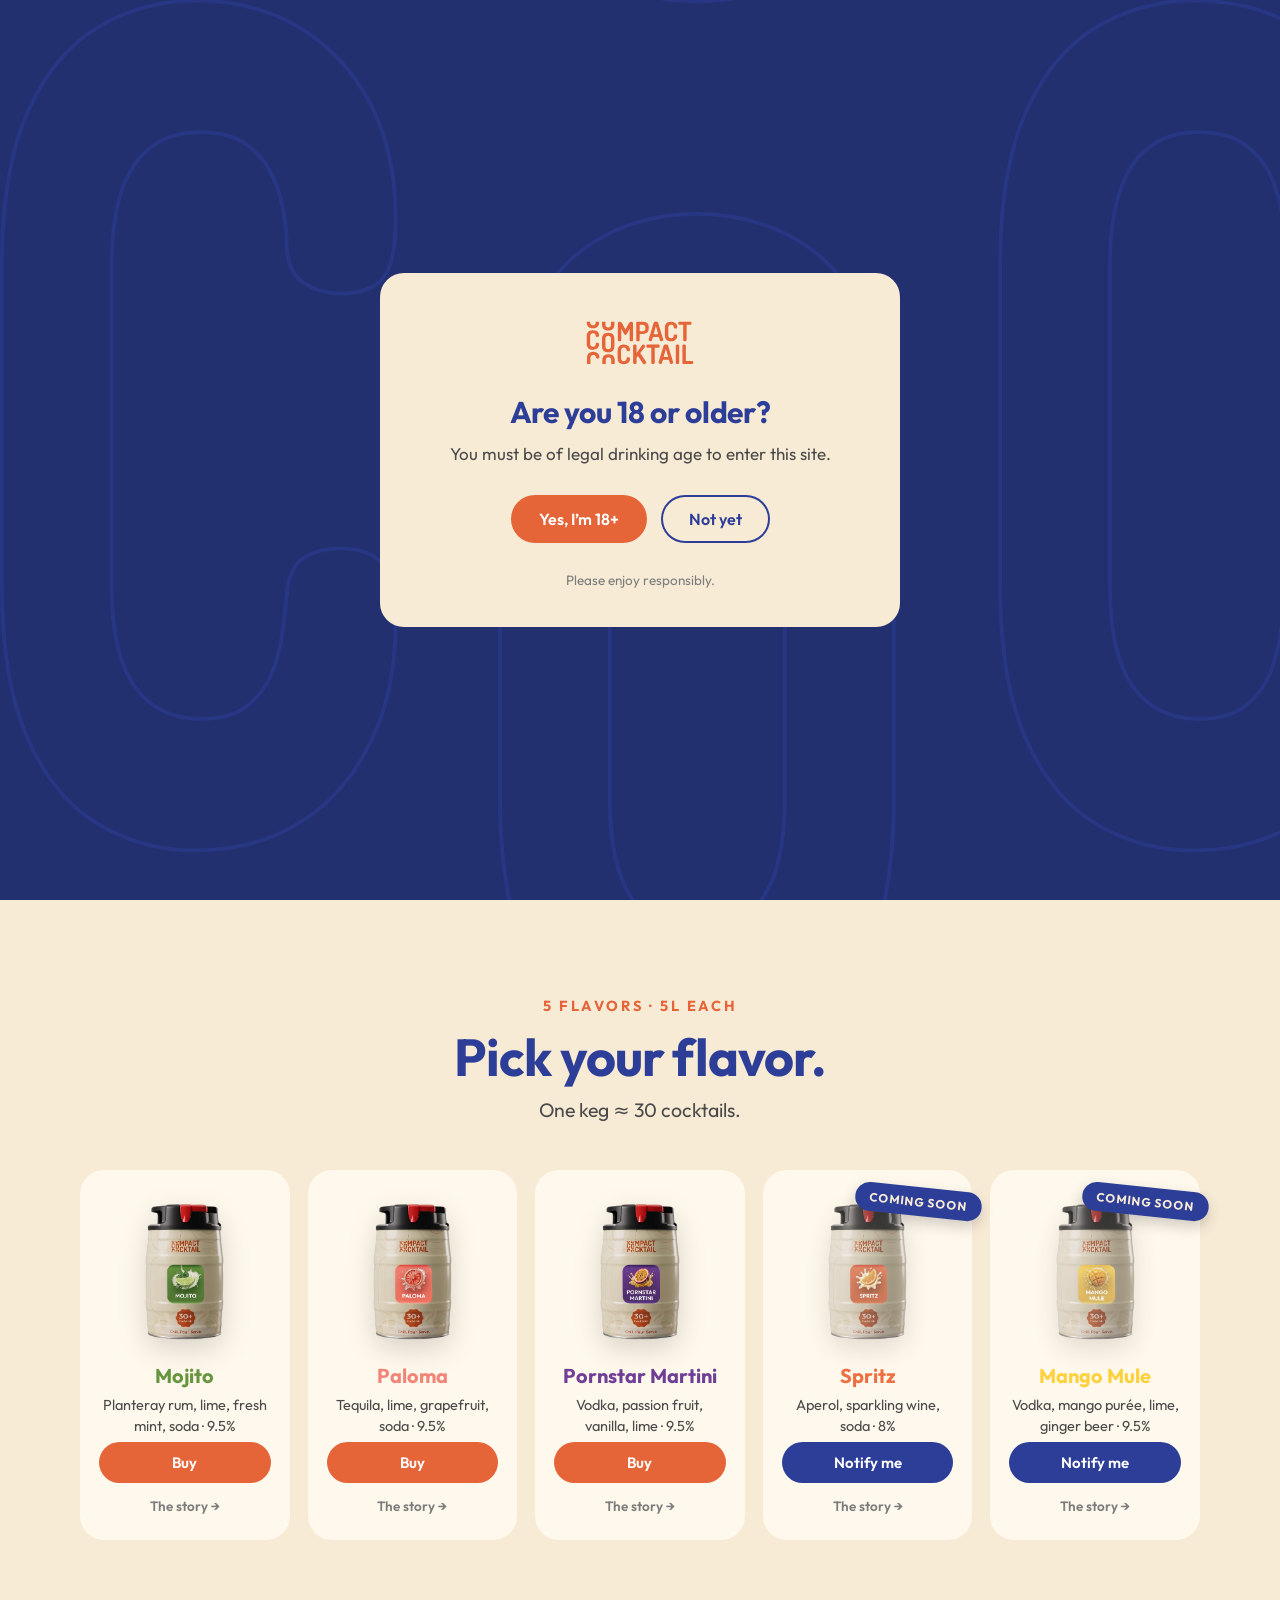
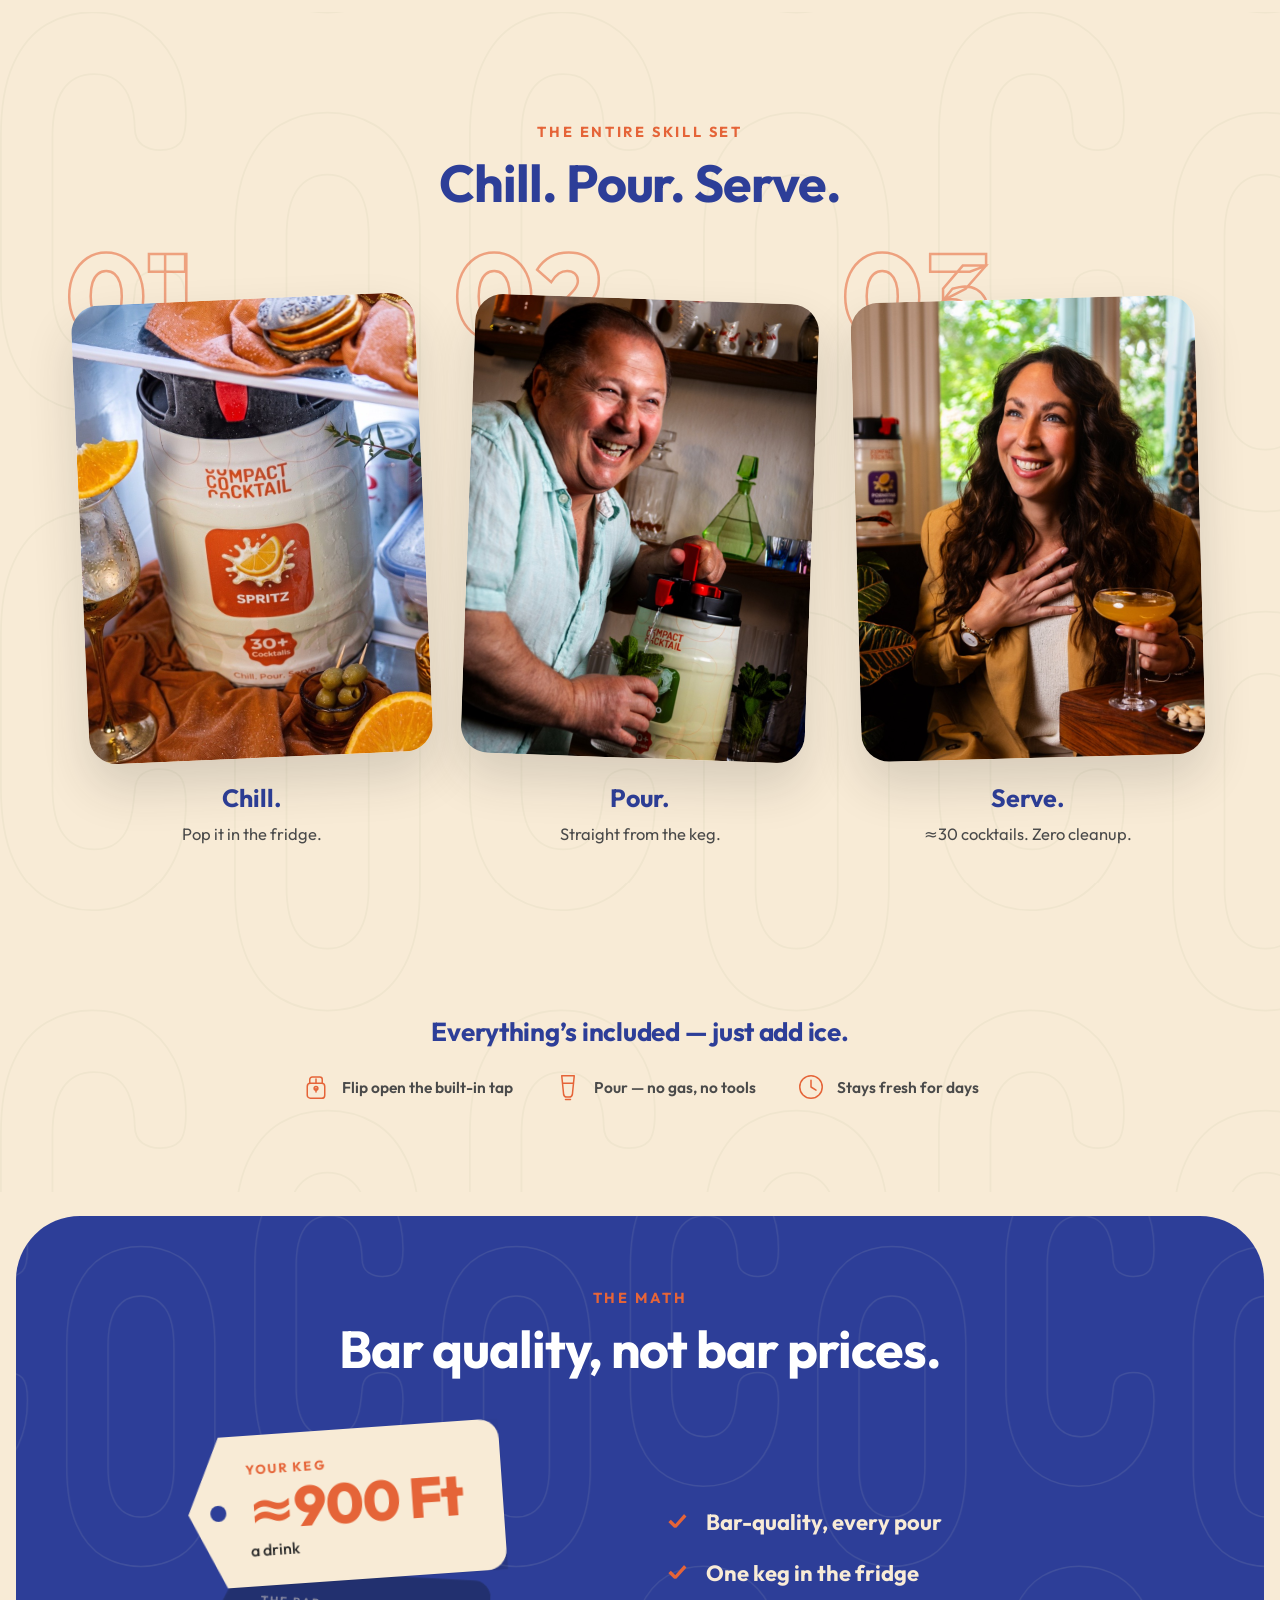
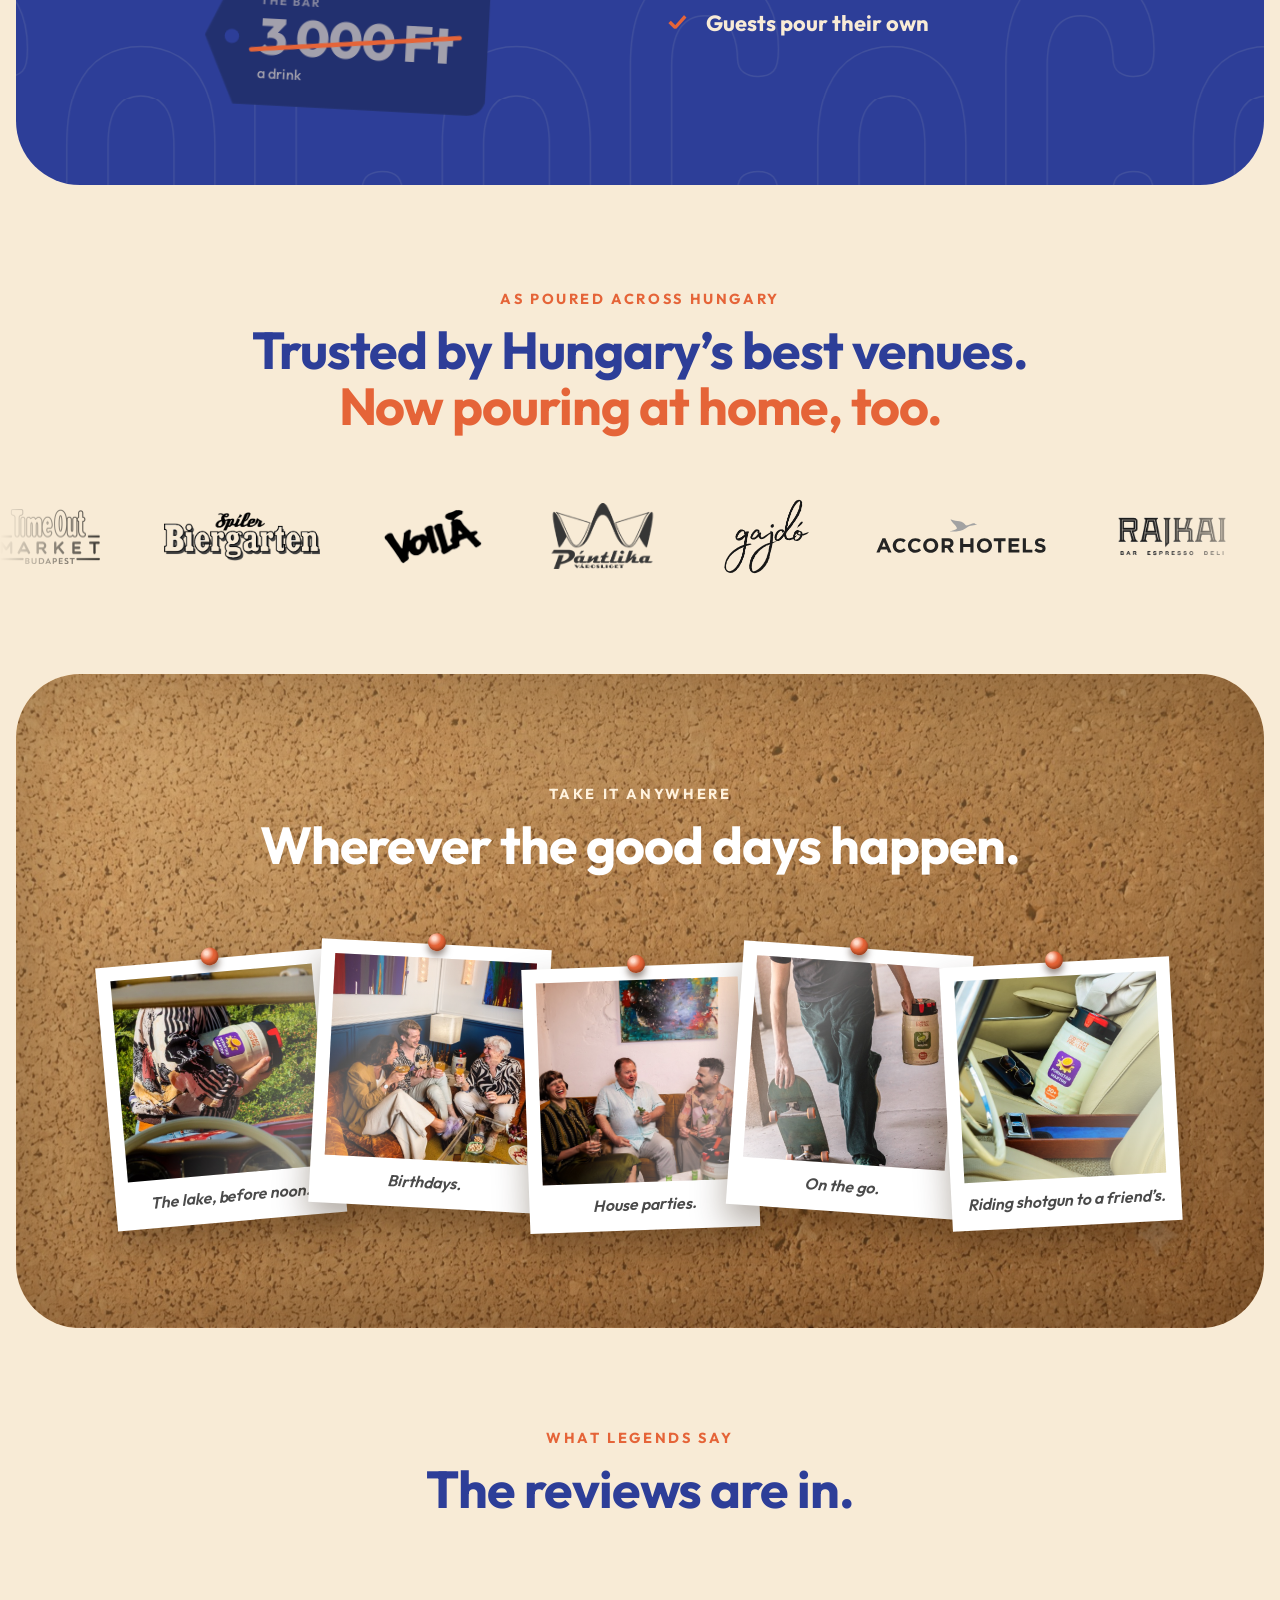
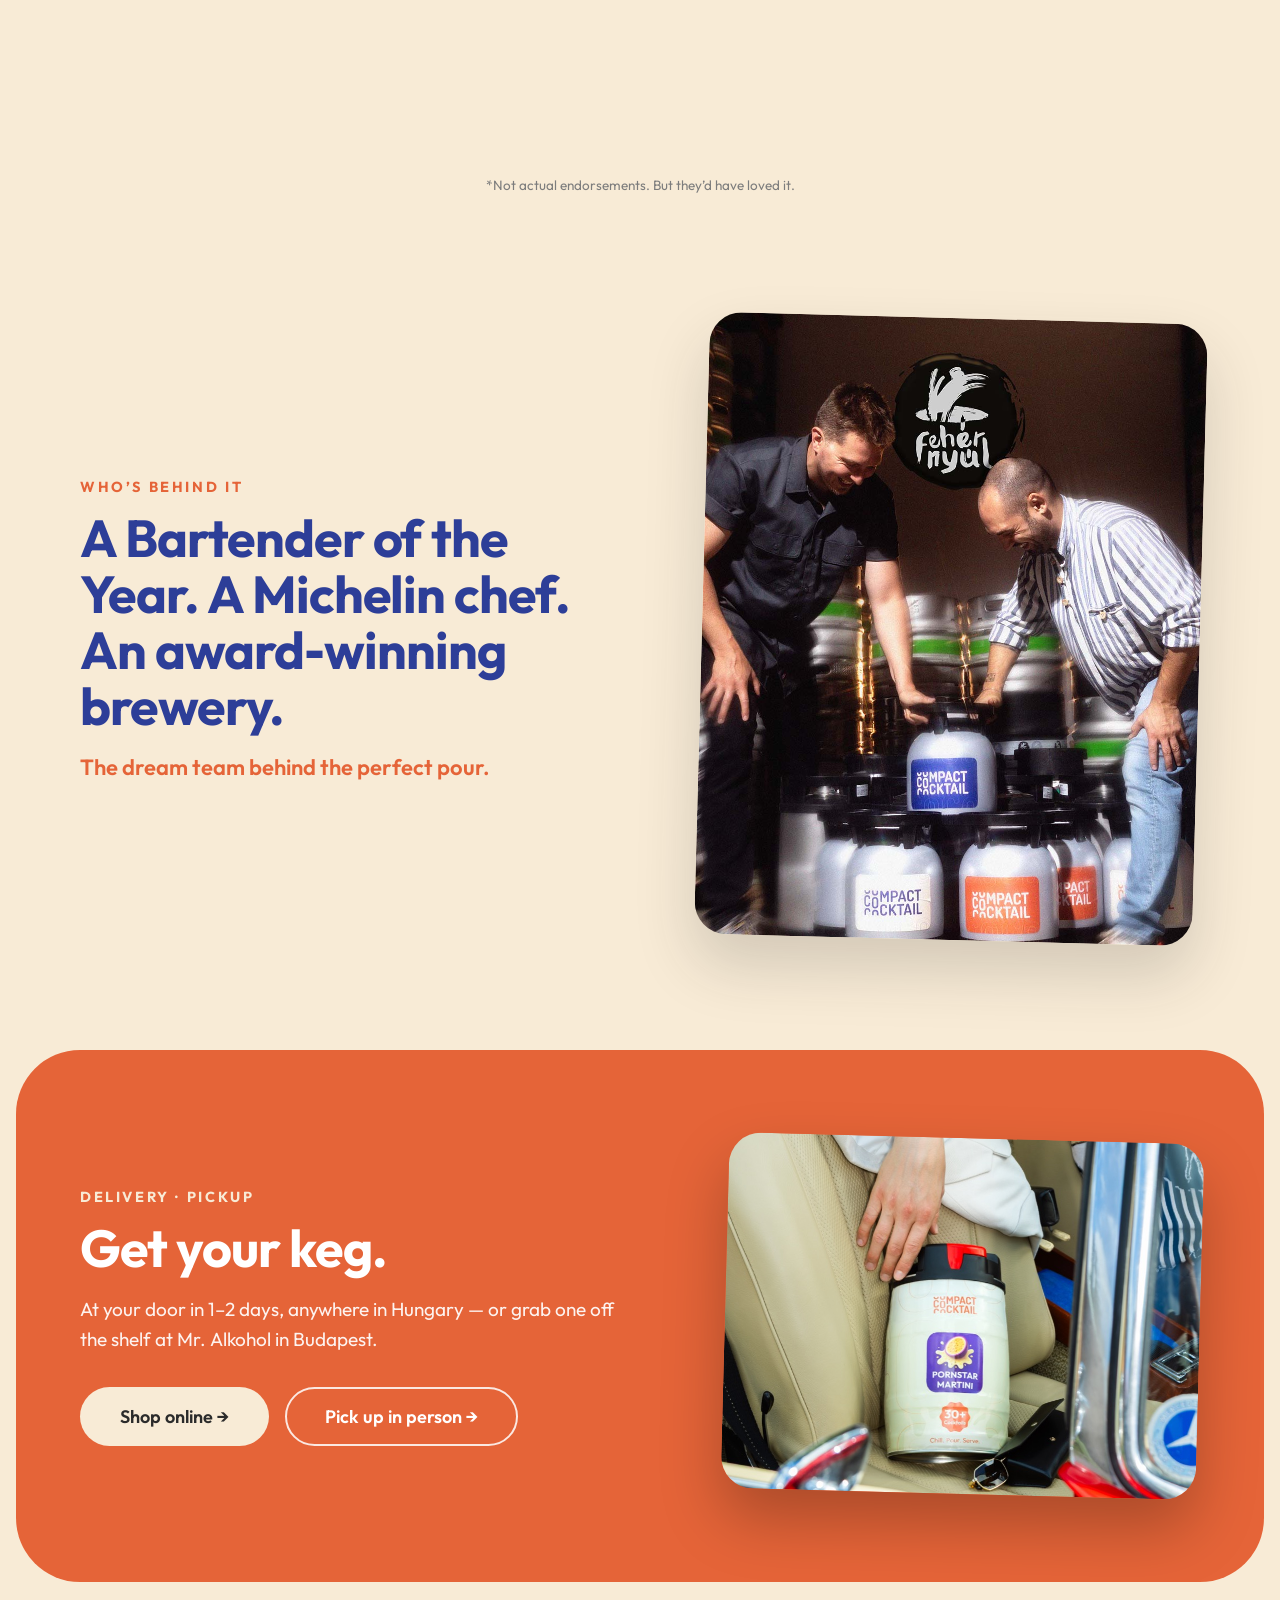
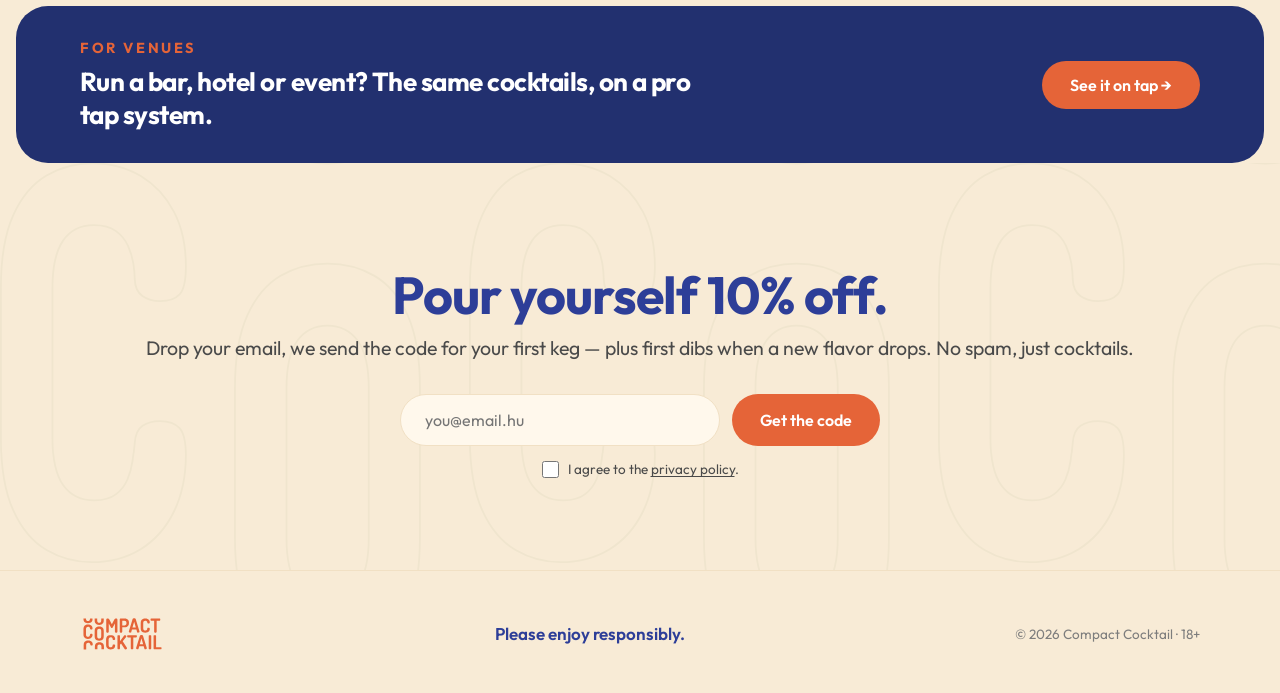
<file: index.html>
<!DOCTYPE html>
<!-- HU draft translated from the EN master (en/index.html) — needs a
     native review by the client before launch. Keep the two files in
     sync: every structural edit here must land in en/index.html too. -->
<html lang="hu">
<head>
<meta charset="UTF-8">
<meta name="viewport" content="width=device-width, initial-scale=1.0">
<title>Compact Cocktail — Bárminőségű koktélok, hordóból</title>
<meta name="description" content="Bárminőségű koktélok csapolva. 5 literes partihordók — kb. 30 ital hordónként. Hűtsd. Töltsd. Kínáld.">
<!-- TODO: confirm the production domain (placeholder below) -->
<link rel="canonical" href="https://compactcocktail.hu/">
<link rel="alternate" hreflang="hu" href="https://compactcocktail.hu/">
<link rel="alternate" hreflang="en" href="https://compactcocktail.hu/en/">
<link rel="alternate" hreflang="x-default" href="https://compactcocktail.hu/">
<link rel="stylesheet" href="brand.css">
<link rel="stylesheet" href="home.css">
<link rel="stylesheet" href="shared.css">
</head>
<body>

<!-- ===== NAV ===== -->
<header class="nav">
  <a class="nav-logo" href="#"><img src="assets/logo-orange.svg" alt="Compact Cocktail"></a>
  <nav class="nav-links">
    <a href="#flavours">Ízek</a>
    <a href="#how">Hogyan működik</a>
    <a href="#makers">Az alkotók</a>
    <a href="on-tap.html" class="nav-b2b"><span class="nav-b2b-acr">B2B</span><span class="nav-b2b-full">Vállalkozásoknak (B2B)</span></a>
    <div class="nav-divider"></div>
    <div class="nav-cta-promo">
      <div class="nav-cta-shot">
        <img class="nav-cta-shot-garnish" src="assets/garnish-mojito.png" alt="">
        <img class="nav-cta-shot-keg" src="assets/keg-full-mojito.png" alt="">
      </div>
      <a href="#flavours" class="nav-cta-mobile btn btn-primary">Válassz hordót</a>
    </div>
  </nav>
  <div class="nav-lang notranslate" translate="no" aria-label="Nyelv"><a href="index.html" data-setlang="hu" class="active">HU</a><a href="en/index.html" data-setlang="en">EN</a></div>
  <a href="#flavours" class="btn btn-primary nav-cta">Válassz hordót</a>
  <button class="nav-burger" aria-label="Menü" aria-expanded="false"><span></span><span></span><span></span></button>
</header>

<!-- ===== 1 · HERO — flavour switcher (kept from Figma, all 5 flavours) ===== -->
<section class="hero" id="hero">
  <div class="hero-panel" data-flavour="spritz">
    <div class="hero-pattern"></div>
    <div class="hero-inner">
      <div class="hero-copy">
        <h1>Ennyire jó koktél nem lehetne ilyen&nbsp;egyszerű.</h1>
        <p class="hero-sub">Bárminőségű koktélok, hordóból.<br>Legyél házigazda, ne bártender.</p>
        <a href="#flavours" class="btn btn-light">Válassz hordót&nbsp;&rarr;</a>
      </div>
      <div class="hero-stage">
        <img class="hero-garnish" src="assets/garnish-spritz.png" alt="">
        <img class="hero-keg" src="assets/keg-full-spritz.png" alt="Compact Cocktail 5 literes hordó">
        <div class="hero-flavour-name">Spritz</div>
      </div>
      <div class="hero-cursor" aria-hidden="true">Következő íz&nbsp;&rarr;</div>
    </div>
    <div class="hero-dots" role="tablist" aria-label="Ízek"></div>
  </div>
</section>

<!-- ===== 2 · SHOP — pick your flavour ===== -->
<section class="shop" id="flavours">
  <div class="wrap">
    <p class="eyebrow">5 íz &middot; 5 liter</p>
    <h2>Válaszd ki az ízed.</h2>
    <p class="section-sub">Egy hordó &asymp; 30 koktél.</p>
    <div class="shop-grid"></div>
  </div>
</section>

<!-- ===== 3 · HOW — Chill. Pour. Serve. (people using it, high on the page) ===== -->
<section class="how" id="how">
  <div class="wrap">
    <p class="eyebrow">A teljes tudomány</p>
    <h2>Hűtsd. Töltsd. Kínáld.</h2>
    <div class="how-steps">
      <div class="how-step" data-num="01">
        <div class="how-photo"><img src="assets/b2c-can.jpg" alt="Hordó a hűtőben"></div>
        <h3>Hűtsd.</h3>
        <p>Be a hűtőbe vele.</p>
      </div>
      <div class="how-step how-step-mid" data-num="02">
        <div class="how-photo"><img src="assets/b2c-pour.jpg" alt="Töltés egyenesen a hordóból"></div>
        <h3>Töltsd.</h3>
        <p>Egyenesen a hordóból.</p>
      </div>
      <div class="how-step how-step-last" data-num="03">
        <div class="how-photo"><img src="assets/b2c-enjoy.jpg" alt="Barátok koktéloznak"></div>
        <h3>Kínáld.</h3>
        <p>&asymp;30 koktél. Nulla mosogatás.</p>
      </div>
    </div>

    <!-- "everything included" reassurance folded into the same section (no
         separate box, per client). Real keg-print infographic TODO. -->
    <div class="how-note">
      <p class="how-note-head">Minden benne van &mdash; csak jég kell hozzá.</p>
      <div class="how-note-icons">
        <span class="how-nicon"><svg viewBox="0 0 48 48" fill="none" stroke="currentColor" stroke-width="2.4" stroke-linecap="round" stroke-linejoin="round" aria-hidden="true"><path d="M14 18v-6a4 4 0 0 1 4-4h12a4 4 0 0 1 4 4v6"/><rect x="10" y="18" width="28" height="24" rx="5"/><path d="M24 18v-7"/><path d="M24 26v6"/><circle cx="24" cy="26" r="3"/></svg>Pattintsd ki a beépített csapot</span>
        <span class="how-nicon"><svg viewBox="0 0 48 48" fill="none" stroke="currentColor" stroke-width="2.4" stroke-linecap="round" stroke-linejoin="round" aria-hidden="true"><path d="M14 6h20l-3 30a5 5 0 0 1-5 4h-4a5 5 0 0 1-5-4z"/><path d="M15.5 18h17"/><path d="M20 44h8"/></svg>Tölts &mdash; se gáz, se szerszám</span>
        <span class="how-nicon"><svg viewBox="0 0 48 48" fill="none" stroke="currentColor" stroke-width="2.4" stroke-linecap="round" stroke-linejoin="round" aria-hidden="true"><circle cx="24" cy="24" r="18"/><path d="M24 13v11l8 5"/></svg>Napokig friss marad</span>
      </div>
    </div>
  </div>
</section>

<!-- ===== 4 · PRICE vs VALUE — one CoCo Blue band, split two ways:
     left = the price tags, right = why it's worth it (client feedback) ===== -->
<section class="math">
  <div class="math-pattern" aria-hidden="true"></div>
  <div class="wrap">
    <p class="eyebrow eyebrow-onblue">A matek</p>
    <h2 class="math-head">Bárminőség. Nem bár árak.</h2>
    <div class="value-grid">
      <div class="value-price">
        <div class="tag-row">
          <div class="tag tag-us">
            <span class="tag-where">a te hordód</span>
            <span class="tag-price">&asymp;900&nbsp;Ft</span>
            <span class="tag-per">italonként</span>
          </div>
          <div class="tag tag-bar">
            <span class="tag-where">a bár</span>
            <span class="tag-price tag-strike">3&thinsp;000&nbsp;Ft</span>
            <span class="tag-per">italonként — plusz borravaló</span>
          </div>
        </div>
      </div>
      <div class="value-why">
        <ul class="value-list">
          <li>Bárminőség, minden pohárnál</li>
          <li>Egy hordó a hűtőben</li>
          <li>A vendégek maguknak töltenek</li>
        </ul>
      </div>
    </div>
  </div>
</section>

<!-- ===== 5 · TRUSTED — venue ticker on black ===== -->
<section class="trusted">
  <div class="wrap">
    <p class="eyebrow eyebrow-onblack">Így csapolunk országszerte</p>
    <h2 class="trusted-line">Magyarország legjobb helyei bíznak bennünk.<br><span>Már otthon is csapolható.</span></h2>
  </div>
  <!-- venue logo+name pairs rendered from VENUES in home.js;
       initials chips stand in until the client's logo sheet arrives -->
  <div class="ticker" aria-hidden="true">
    <div class="ticker-track"></div>
  </div>
</section>

<!-- ===== 6 · OCCASIONS — polaroid collage ===== -->
<section class="occasions">
  <div class="wrap">
    <p class="eyebrow">Vidd bárhová</p>
    <h2>Ahol a jó napok történnek.</h2>
    <div class="pol-stage">
      <div class="pol-row">
        <figure class="pol"><img src="assets/occ-car.jpg" alt=""><figcaption>A tó, még dél előtt.</figcaption></figure>
        <figure class="pol"><img src="assets/occ-party.jpg" alt=""><figcaption>Szülinapok.</figcaption></figure>
        <figure class="pol"><img src="assets/b2c-party.jpg" alt=""><figcaption>Házibulik.</figcaption></figure>
        <figure class="pol"><img src="assets/occ-skate.jpg" alt=""><figcaption>Útközben.</figcaption></figure>
        <figure class="pol"><img src="assets/occ-picnic.jpg" alt=""><figcaption>Úton egy házibuliba.</figcaption></figure>
      </div>
    </div>
  </div>
</section>

<!-- ===== 7 · REACTIONS — speech bubbles ===== -->
<section class="reactions">
  <div class="wrap">
    <p class="eyebrow">A legendák szerint</p>
    <h2>Megérkeztek a vélemények.</h2>
    <div class="bubble-row">
      <div class="bubble bubble-mojito">
        <div class="bubble-portrait"><img src="assets/quote-napoleon.png" alt="" aria-hidden="true"></div>
        <p>&bdquo;Győzelemkor megérdemled a mojitót. Vereségkor szükséged van rá.&rdquo;</p>
        <span class="bubble-name">Napóleon Bonaparte* &middot; hadászati feljegyzések, állítólag</span>
      </div>
      <div class="bubble bubble-paloma bubble-mid">
        <div class="bubble-portrait"><img src="assets/quote-sisi.png" alt="" aria-hidden="true"></div>
        <p>&bdquo;A koronát felejtsd el, hozz inkább egy Palomát.&rdquo;</p>
        <span class="bubble-name">Erzsébet királyné* &middot; udvari pletyka, eredete ismeretlen</span>
      </div>
      <div class="bubble bubble-pornstar">
        <div class="bubble-portrait"><img src="assets/quote-marilyn.png" alt="" aria-hidden="true"></div>
        <p>&bdquo;Egy lánynak nem kell sok &mdash; csak marakuja és egy Pornstar Martini.&rdquo;</p>
        <span class="bubble-name">Marilyn Monroe* &middot; igazolatlan idézet, 1954</span>
      </div>
    </div>
    <p class="footnote">*Nem valódi ajánlások. De imádták volna.</p>
  </div>
</section>

<!-- ===== 8 · MAKERS — editorial split with giant arch photo ===== -->
<section class="makers" id="makers">
  <div class="wrap makers-grid">
    <div class="makers-copy">
      <p class="eyebrow">Kik állnak mögötte</p>
      <h2>Az Év Bártendere. Egy Michelin-séf. Egy díjnyertes sörfőzde.</h2>
      <p class="makers-line">Álomcsapat a tökéletes ital mögött.</p>
    </div>
    <div class="makers-photo"><img src="assets/founders-kegs.jpg" alt="Az alapítók egy halom Compact Cocktail hordó fölött nevetnek"></div>
  </div>
</section>

<!-- ===== 9 · LAST PUSH — where & how to get it ===== -->
<section class="taste">
  <div class="wrap taste-grid">
    <div class="taste-copy">
      <p class="eyebrow eyebrow-onorange">Szállítás &middot; Átvétel</p>
      <h2>Szerezd be a hordód.</h2>
      <p class="taste-sub">1&ndash;2 nap alatt házhoz visszük az ország bármely pontjára &mdash; vagy vedd le a polcról a Mr.&nbsp;Alkoholban, Budapesten.</p>
      <div class="taste-btns">
        <button type="button" class="btn btn-light" data-shop-cta>Vásárlás online&nbsp;&rarr;</button>
        <a href="https://www.google.com/maps/search/?api=1&amp;query=Mr.+Alkohol+Bajcsy-Zsilinszky+%C3%BAt+Budapest" target="_blank" rel="noopener" class="btn btn-ghost">Személyes átvétel&nbsp;&rarr;</a>
      </div>
    </div>
    <div class="taste-photo"><img src="assets/taste-car.jpg" alt="Egy hordó a kabrió anyósülésén"></div>
  </div>
</section>

<!-- ===== 9b · FOR VENUES — slim B2B bridge strip (radius matched to the bands) ===== -->
<section class="b2b-strip">
  <div class="wrap b2b-strip-inner">
    <div class="b2b-strip-copy">
      <p class="eyebrow eyebrow-onblue">Vendéglátósoknak</p>
      <p class="b2b-strip-head">Bárt, hotelt vagy rendezvényt viszel? Ugyanezek a koktélok, profi csaprendszeren.</p>
    </div>
    <a href="on-tap.html" class="btn btn-primary">Nézd meg csapon&nbsp;&rarr;</a>
  </div>
</section>

<!-- ===== 10 · FINAL CTA + FOOTER ===== -->
<section class="cta">
  <div class="wrap">
    <h2>Tölts magadnak 10% kedvezményt.</h2>
    <p class="section-sub">Add meg az e-mail-címed, küldjük a kódot az első hordódhoz — plusz elsőként értesülsz, ha új íz érkezik. Semmi spam, csak koktél.</p>
    <form class="cta-form">
      <div class="cta-form-row">
        <input type="email" name="email" placeholder="te@email.hu" aria-label="E-mail" required>
        <button class="btn btn-primary" type="submit">Kérem a kódot</button>
      </div>
      <!-- privacy consent required for marketing email (GDPR) -->
      <label class="cc-check">
        <input type="checkbox" name="privacy" required>
        <span>Elfogadom az <a href="privacy.html" target="_blank" rel="noopener">adatkezelési tájékoztatót</a>.</span>
      </label>
    </form>
    <p class="cta-sent" hidden>Kész &mdash; úton a kód. Nézd meg a postafiókod.</p>
  </div>
</section>

<footer class="footer">
  <div class="wrap footer-grid">
    <img src="assets/logo-orange.svg" alt="Compact Cocktail" class="footer-logo">
    <p class="footer-msg">Fogyaszd felelősséggel.</p>
    <p class="footer-fine">&copy; 2026 Compact Cocktail &middot; 18+</p>
  </div>
</footer>

<script src="shared.js"></script>
<script src="home.js"></script>
</body>
</html>
</file>
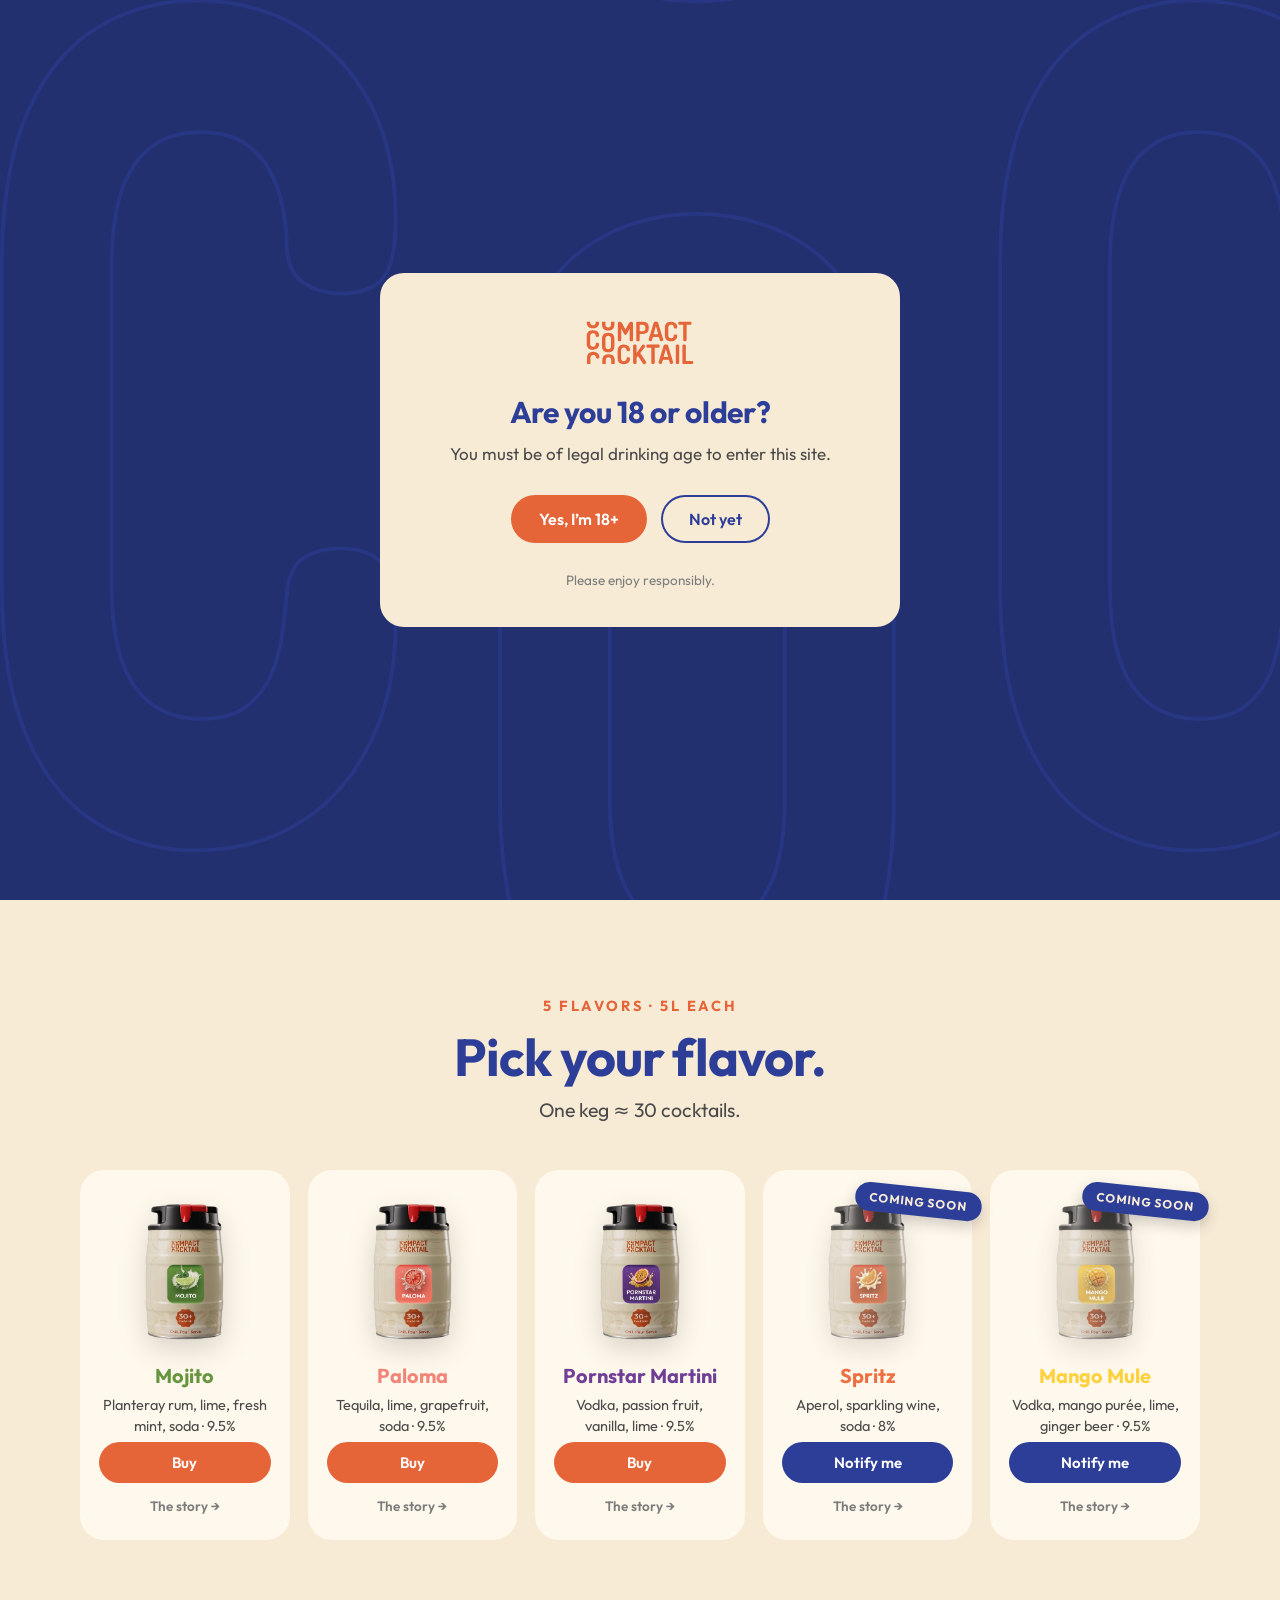
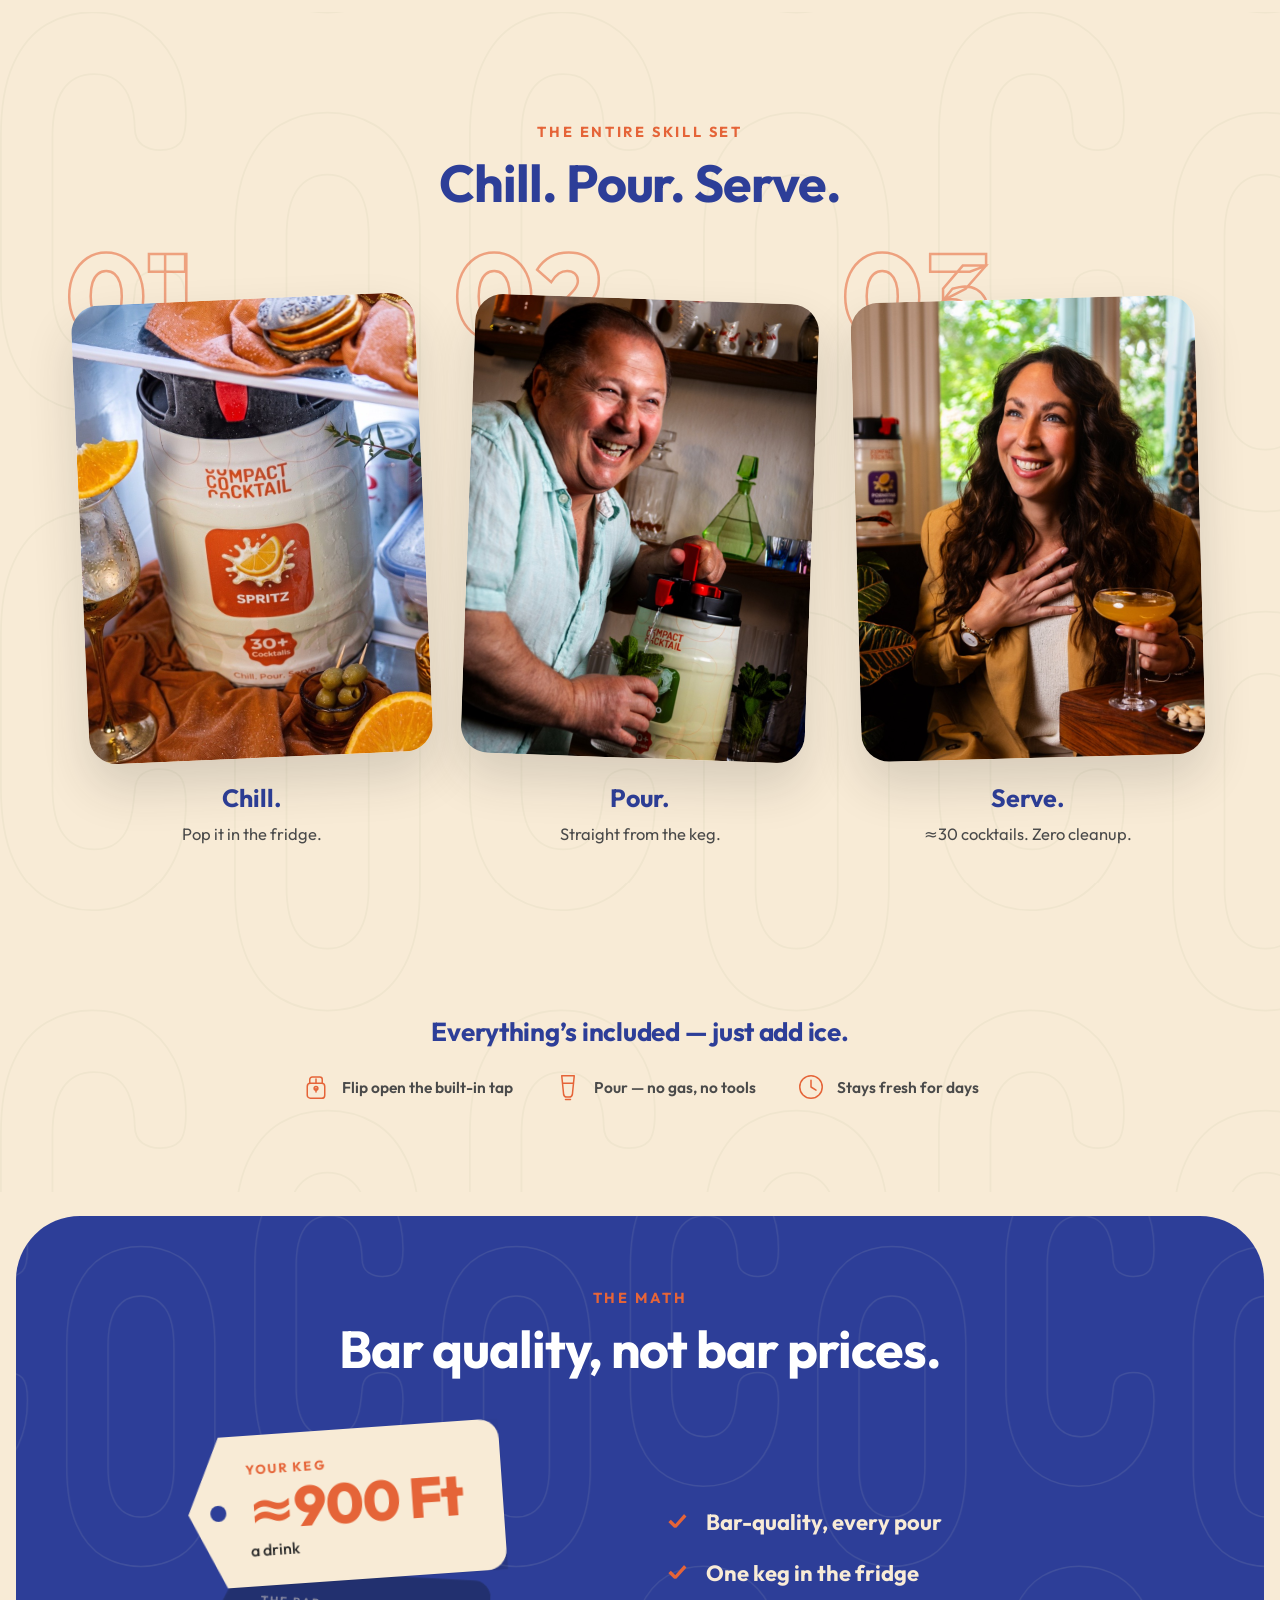
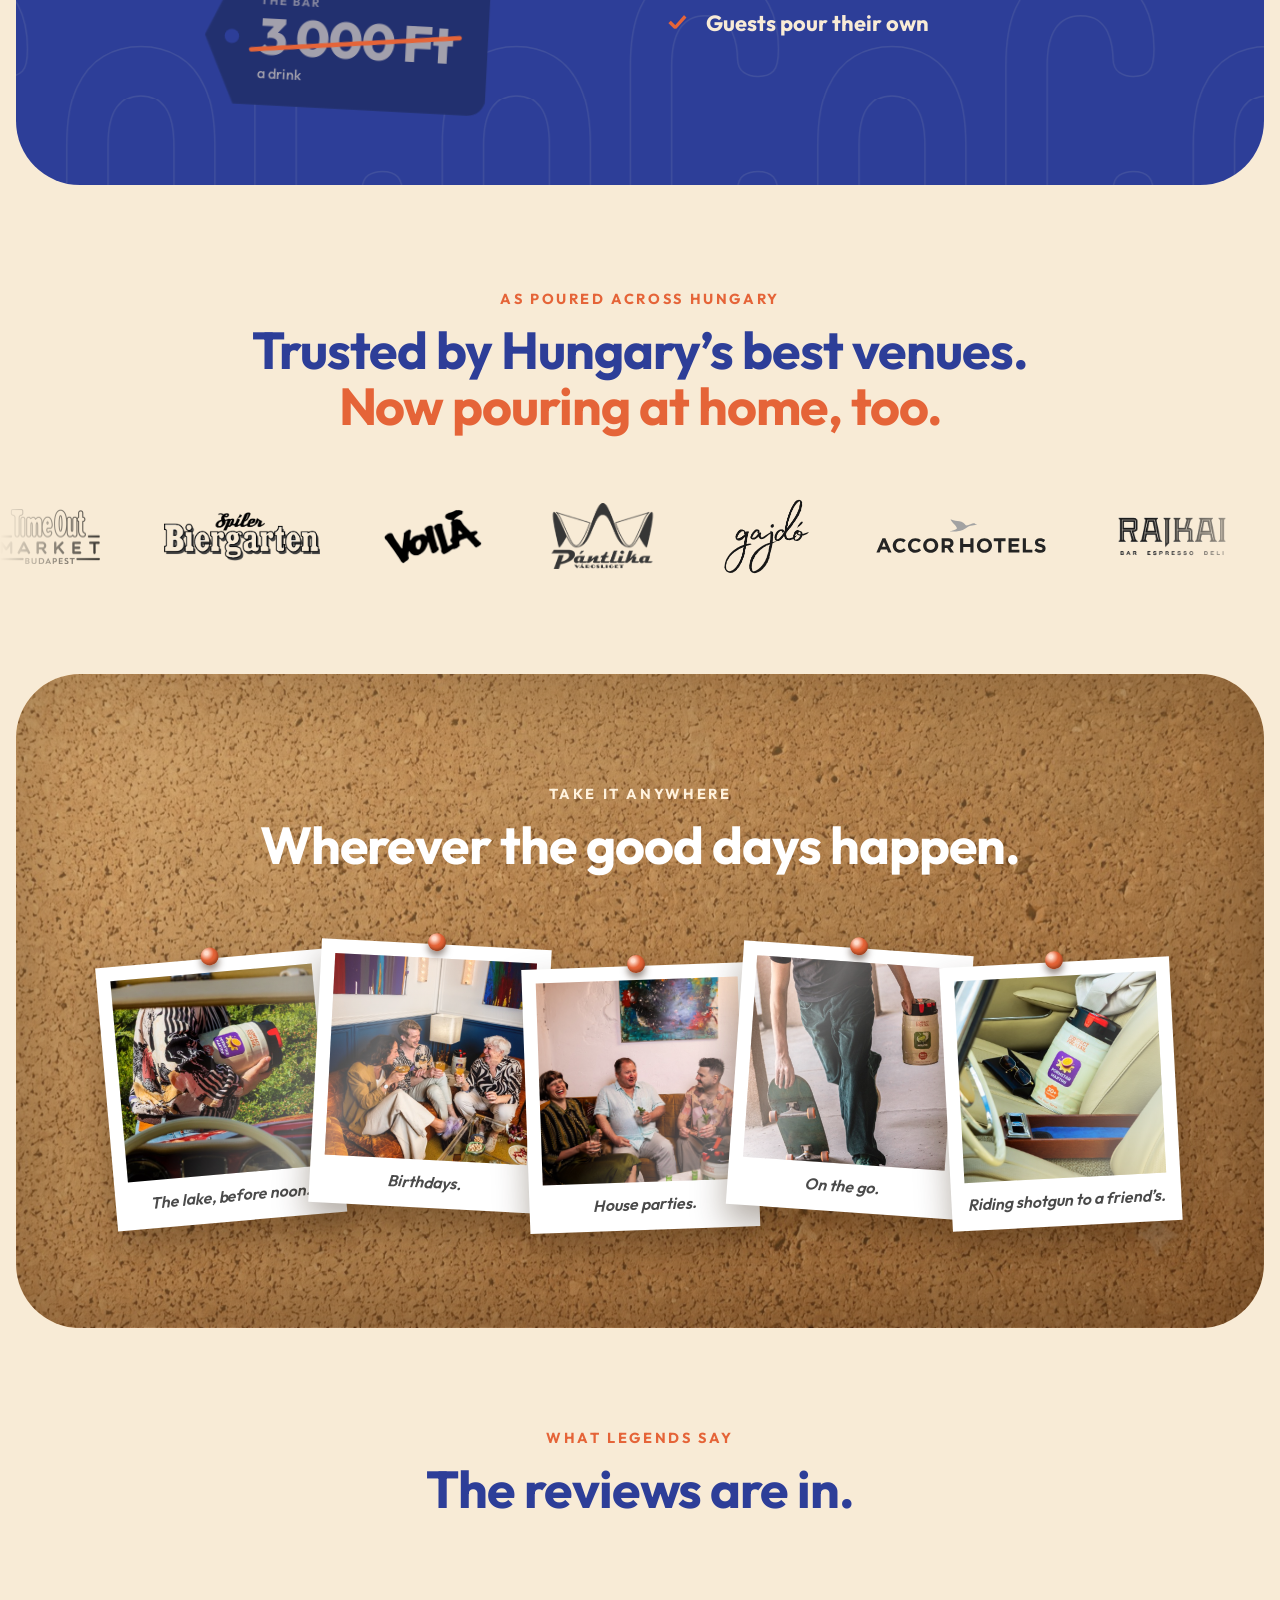
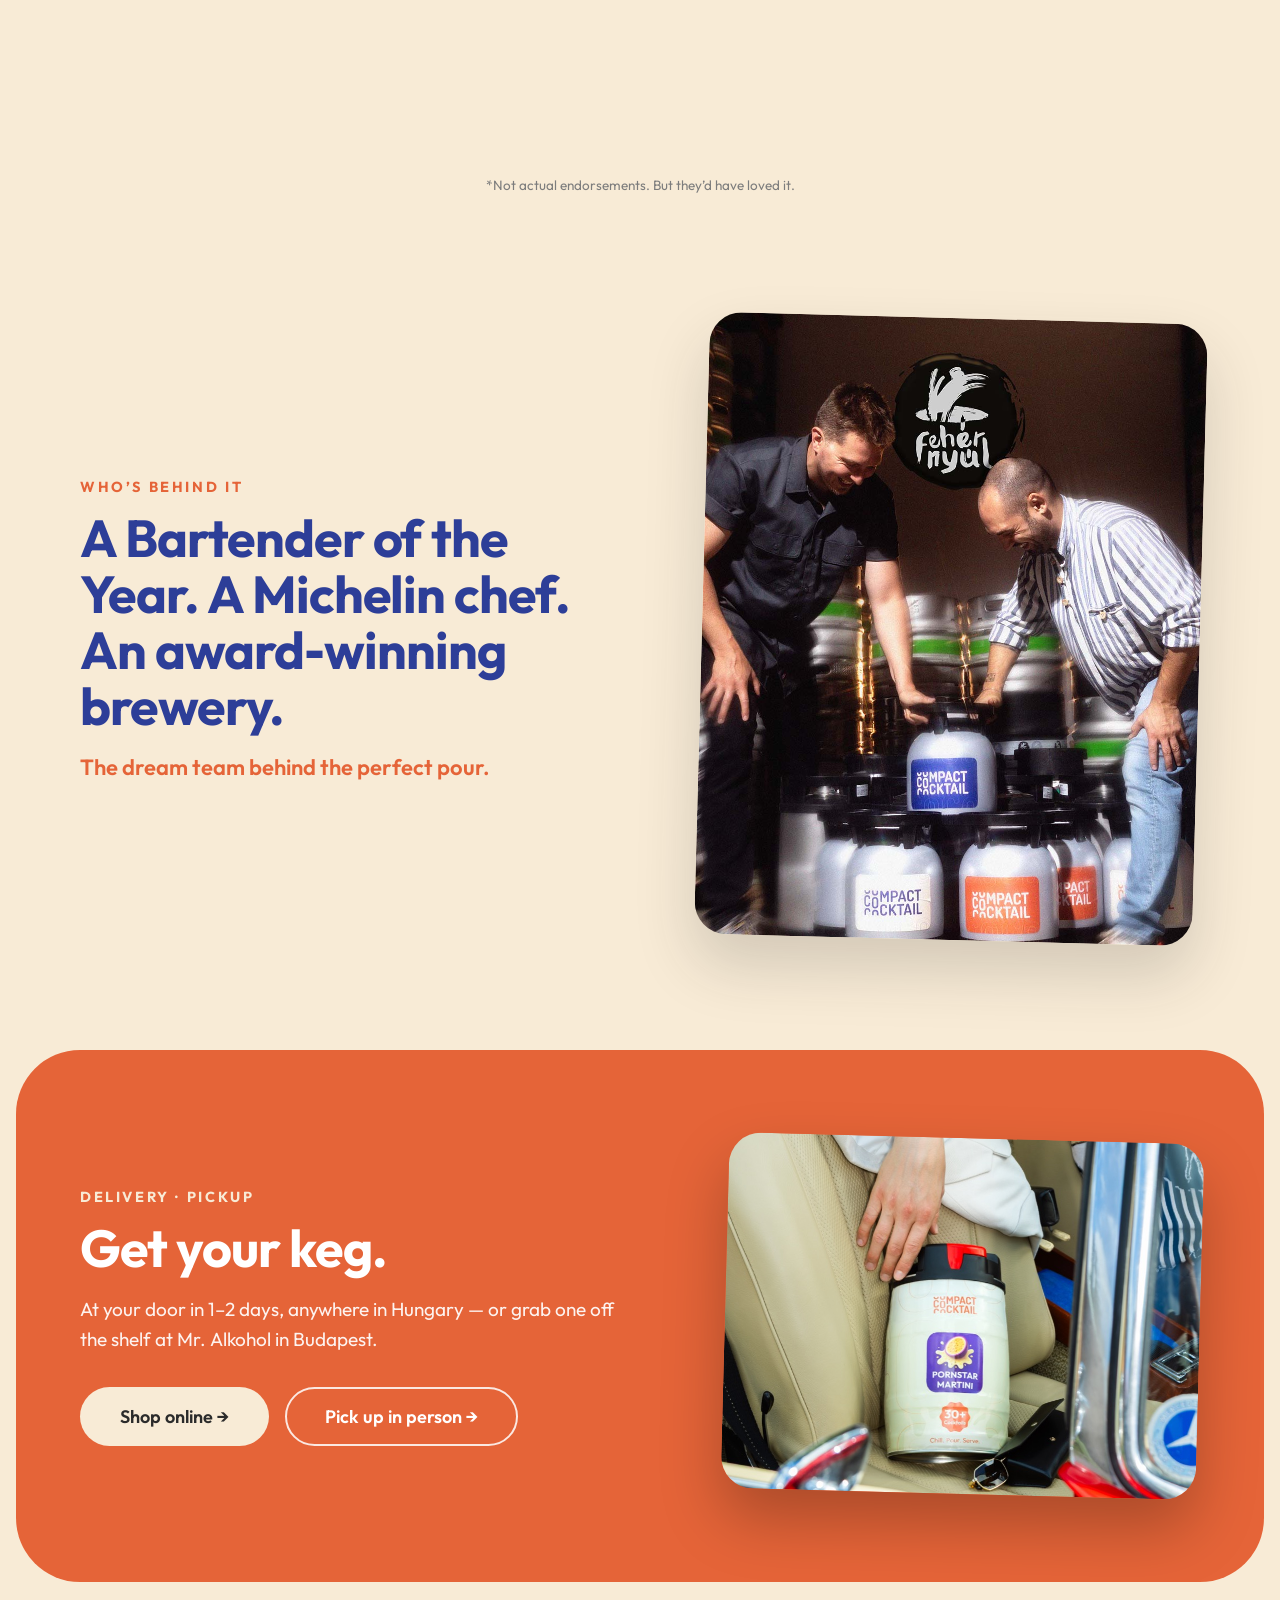
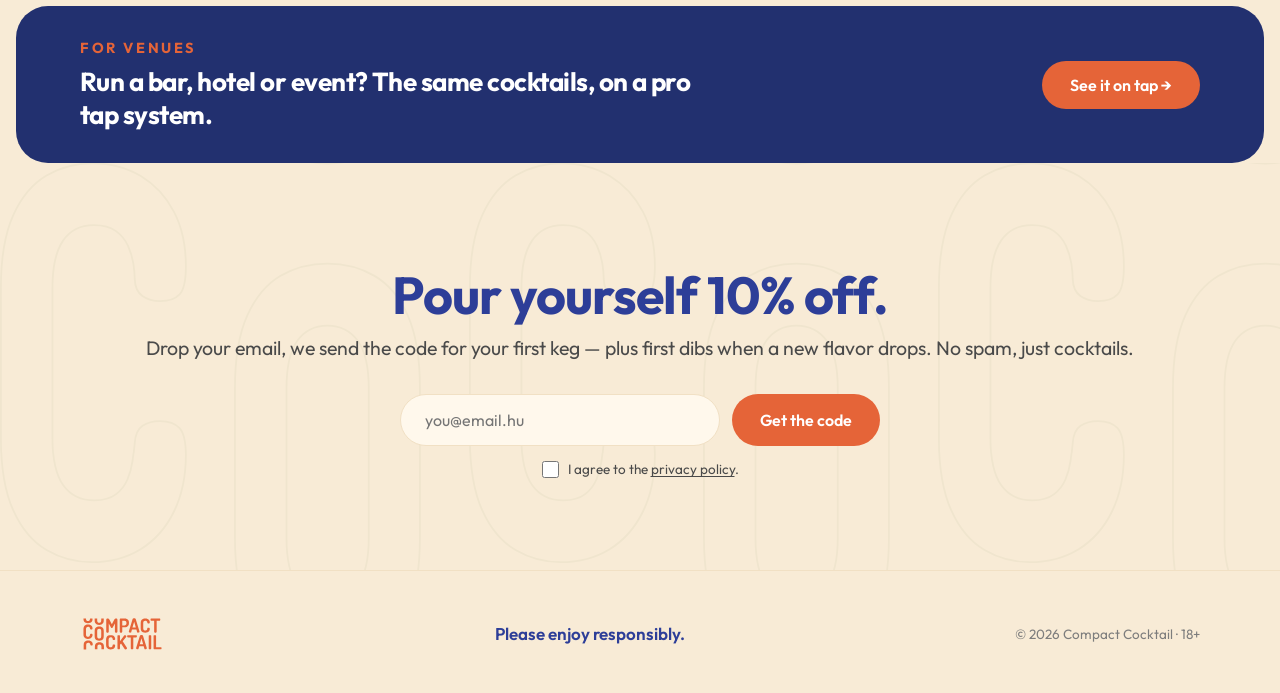
<file: en/index.html>
<!DOCTYPE html>
<html lang="en">
<head>
<meta charset="UTF-8">
<meta name="viewport" content="width=device-width, initial-scale=1.0">
<title>Compact Cocktail — Bar-quality cocktails, by the keg</title>
<meta name="description" content="Bar-quality cocktails on tap. 5L party kegs — about 30 drinks each. Chill. Pour. Serve.">
<!-- TODO: confirm the production domain (placeholder below) -->
<link rel="canonical" href="https://compactcocktail.hu/en/">
<link rel="alternate" hreflang="hu" href="https://compactcocktail.hu/">
<link rel="alternate" hreflang="en" href="https://compactcocktail.hu/en/">
<link rel="alternate" hreflang="x-default" href="https://compactcocktail.hu/">
<link rel="stylesheet" href="../brand.css">
<link rel="stylesheet" href="../home.css">
<link rel="stylesheet" href="../shared.css">
</head>
<body>

<!-- ===== NAV ===== -->
<header class="nav">
  <a class="nav-logo" href="#"><img src="../assets/logo-orange.svg" alt="Compact Cocktail"></a>
  <nav class="nav-links">
    <a href="#flavours">Flavors</a>
    <a href="#how">How it works</a>
    <a href="#makers">The makers</a>
    <a href="on-tap.html" class="nav-b2b"><span class="nav-b2b-acr">B2B</span><span class="nav-b2b-full">For businesses (B2B)</span></a>
    <div class="nav-divider"></div>
    <div class="nav-cta-promo">
      <div class="nav-cta-shot">
        <img class="nav-cta-shot-garnish" src="../assets/garnish-mojito.png" alt="">
        <img class="nav-cta-shot-keg" src="../assets/keg-full-mojito.png" alt="">
      </div>
      <a href="#flavours" class="nav-cta-mobile btn btn-primary">Shop the kegs</a>
    </div>
  </nav>
  <div class="nav-lang notranslate" translate="no" aria-label="Language"><a href="../index.html" data-setlang="hu">HU</a><a href="index.html" data-setlang="en" class="active">EN</a></div>
    <a href="#flavours" class="btn btn-primary nav-cta">Shop the kegs</a>
  <button class="nav-burger" aria-label="Menu" aria-expanded="false"><span></span><span></span><span></span></button>
</header>

<!-- ===== 1 · HERO — flavour switcher (kept from Figma, all 5 flavours) ===== -->
<section class="hero" id="hero">
  <div class="hero-panel" data-flavour="mojito">
    <div class="hero-pattern"></div>
    <div class="hero-inner">
      <div class="hero-copy">
        <h1>Cocktails this good shouldn&rsquo;t be&nbsp;this&nbsp;easy.</h1>
        <p class="hero-sub">Bar-quality cocktails, by the keg.<br>Be the host, not the bartender.</p>
        <a href="#flavours" class="btn btn-light">Shop the kegs&nbsp;&rarr;</a>
      </div>
      <div class="hero-stage">
        <img class="hero-garnish" src="../assets/garnish-mojito.png" alt="">
        <img class="hero-keg" src="../assets/keg-full-mojito.png" alt="Compact Cocktail 5L keg">
        <div class="hero-flavour-name">Mojito</div>
      </div>
      <div class="hero-cursor" aria-hidden="true">Next flavor&nbsp;&rarr;</div>
    </div>
    <div class="hero-dots" role="tablist" aria-label="Flavors"></div>
  </div>
</section>

<!-- ===== 2 · SHOP — pick your flavour ===== -->
<section class="shop" id="flavours">
  <div class="wrap">
    <p class="eyebrow">5 flavors &middot; 5L each</p>
    <h2>Pick your flavor.</h2>
    <p class="section-sub">One keg &asymp; 30 cocktails.</p>
    <div class="shop-grid"></div>
  </div>
</section>

<!-- ===== 3 · HOW — Chill. Pour. Serve. (people using it, high on the page) ===== -->
<section class="how" id="how">
  <div class="wrap">
    <p class="eyebrow">The entire skill set</p>
    <h2>Chill. Pour. Serve.</h2>
    <div class="how-steps">
      <div class="how-step" data-num="01">
        <div class="how-photo"><img src="../assets/b2c-can.jpg" alt="Keg chilling in the fridge"></div>
        <h3>Chill.</h3>
        <p>Pop it in the fridge.</p>
      </div>
      <div class="how-step how-step-mid" data-num="02">
        <div class="how-photo"><img src="../assets/b2c-pour.jpg" alt="Pouring straight from the keg"></div>
        <h3>Pour.</h3>
        <p>Straight from the keg.</p>
      </div>
      <div class="how-step how-step-last" data-num="03">
        <div class="how-photo"><img src="../assets/b2c-enjoy.jpg" alt="Friends enjoying cocktails"></div>
        <h3>Serve.</h3>
        <p>&asymp;30 cocktails. Zero cleanup.</p>
      </div>
    </div>

    <!-- "everything included" reassurance folded into the same section (no
         separate box, per client). Real keg-print infographic TODO. -->
    <div class="how-note">
      <p class="how-note-head">Everything&rsquo;s included &mdash; just add ice.</p>
      <div class="how-note-icons">
        <span class="how-nicon"><svg viewBox="0 0 48 48" fill="none" stroke="currentColor" stroke-width="2.4" stroke-linecap="round" stroke-linejoin="round" aria-hidden="true"><path d="M14 18v-6a4 4 0 0 1 4-4h12a4 4 0 0 1 4 4v6"/><rect x="10" y="18" width="28" height="24" rx="5"/><path d="M24 18v-7"/><path d="M24 26v6"/><circle cx="24" cy="26" r="3"/></svg>Flip open the built-in tap</span>
        <span class="how-nicon"><svg viewBox="0 0 48 48" fill="none" stroke="currentColor" stroke-width="2.4" stroke-linecap="round" stroke-linejoin="round" aria-hidden="true"><path d="M14 6h20l-3 30a5 5 0 0 1-5 4h-4a5 5 0 0 1-5-4z"/><path d="M15.5 18h17"/><path d="M20 44h8"/></svg>Pour &mdash; no gas, no tools</span>
        <span class="how-nicon"><svg viewBox="0 0 48 48" fill="none" stroke="currentColor" stroke-width="2.4" stroke-linecap="round" stroke-linejoin="round" aria-hidden="true"><circle cx="24" cy="24" r="18"/><path d="M24 13v11l8 5"/></svg>Stays fresh for days</span>
      </div>
    </div>
  </div>
</section>

<!-- ===== 4 · PRICE vs VALUE — one CoCo Blue band, split two ways:
     left = the price tags, right = why it's worth it (client feedback) ===== -->
<section class="math">
  <div class="math-pattern" aria-hidden="true"></div>
  <div class="wrap">
    <p class="eyebrow eyebrow-onblue">The math</p>
    <h2 class="math-head">Bar quality, not bar prices.</h2>
    <div class="value-grid">
      <div class="value-price">
        <div class="tag-row">
          <div class="tag tag-us">
            <span class="tag-where">your keg</span>
            <span class="tag-price">&asymp;900&nbsp;Ft</span>
            <span class="tag-per">a drink</span>
          </div>
          <div class="tag tag-bar">
            <span class="tag-where">the bar</span>
            <span class="tag-price tag-strike">3&thinsp;000&nbsp;Ft</span>
            <span class="tag-per">a drink</span>
          </div>
        </div>
      </div>
      <div class="value-why">
        <ul class="value-list">
          <li>Bar-quality, every pour</li>
          <li>One keg in the fridge</li>
          <li>Guests pour their own</li>
        </ul>
      </div>
    </div>
  </div>
</section>

<!-- ===== 5 · TRUSTED — Budapest bars ticker on black ===== -->
<section class="trusted">
  <div class="wrap">
    <p class="eyebrow eyebrow-onblack">As poured across Hungary</p>
    <h2 class="trusted-line">Trusted by Hungary&rsquo;s best venues.<br><span>Now pouring at home, too.</span></h2>
  </div>
  <!-- venue logo+name pairs rendered from VENUES in home.js;
       initials chips stand in until the client's logo sheet arrives -->
  <div class="ticker" aria-hidden="true">
    <div class="ticker-track"></div>
  </div>
</section>

<!-- ===== 6 · OCCASIONS — polaroid collage ===== -->
<section class="occasions">
  <div class="wrap">
    <p class="eyebrow">Take it anywhere</p>
    <h2>Wherever the good days happen.</h2>
    <div class="pol-stage">
      <div class="pol-row">
        <figure class="pol"><img src="../assets/occ-car.jpg" alt=""><figcaption>The lake, before noon.</figcaption></figure>
        <figure class="pol"><img src="../assets/occ-party.jpg" alt=""><figcaption>Birthdays.</figcaption></figure>
        <figure class="pol"><img src="../assets/b2c-party.jpg" alt=""><figcaption>House parties.</figcaption></figure>
        <figure class="pol"><img src="../assets/occ-skate.jpg" alt=""><figcaption>On the go.</figcaption></figure>
        <figure class="pol"><img src="../assets/occ-picnic.jpg" alt=""><figcaption>Riding shotgun to a friend&rsquo;s.</figcaption></figure>
      </div>
    </div>
  </div>
</section>

<!-- ===== 7 · REACTIONS — speech bubbles + IG ===== -->
<section class="reactions">
  <div class="wrap">
    <p class="eyebrow">What legends say</p>
    <h2>The reviews are in.</h2>
    <div class="bubble-row">
      <div class="bubble bubble-mojito">
        <div class="bubble-portrait"><img src="../assets/quote-napoleon.png" alt="" aria-hidden="true"></div>
        <p>&bdquo;In victory, you deserve a Mojito. In defeat, you need one.&rdquo;</p>
        <span class="bubble-name">Napoleon Bonaparte* &middot; military strategy notes, allegedly</span>
      </div>
      <div class="bubble bubble-paloma bubble-mid">
        <div class="bubble-portrait"><img src="../assets/quote-sisi.png" alt="" aria-hidden="true"></div>
        <p>&bdquo;Forget the crown, bring me a Paloma.&rdquo;</p>
        <span class="bubble-name">Empress Sisi* &middot; royal court rumor, context lost</span>
      </div>
      <div class="bubble bubble-pornstar">
        <div class="bubble-portrait"><img src="../assets/quote-marilyn.png" alt="" aria-hidden="true"></div>
        <p>&bdquo;A girl doesn&rsquo;t need much &mdash; just passion fruit and a Pornstar Martini.&rdquo;</p>
        <span class="bubble-name">Marilyn Monroe* &middot; unverified quote, 1954</span>
      </div>
    </div>
    <p class="footnote">*Not actual endorsements. But they&rsquo;d have loved it.</p>
  </div>
</section>

<!-- ===== 8 · MAKERS — editorial split with giant arch photo ===== -->
<section class="makers" id="makers">
  <div class="wrap makers-grid">
    <div class="makers-copy">
      <p class="eyebrow">Who&rsquo;s behind it</p>
      <h2>A Bartender of the Year. A Michelin chef. An award&#8209;winning brewery.</h2>
      <p class="makers-line">The dream team behind the perfect pour.</p>
    </div>
    <div class="makers-photo"><img src="../assets/founders-kegs.jpg" alt="The founders laughing over a stack of Compact Cocktail kegs"></div>
  </div>
</section>

<!-- ===== 9 · GET YOUR KEG — focused purchase band (delivery + pickup) ===== -->
<section class="taste">
  <div class="wrap taste-grid">
    <div class="taste-copy">
      <p class="eyebrow eyebrow-onorange">Delivery &middot; Pickup</p>
      <h2>Get your keg.</h2>
      <p class="taste-sub">At your door in 1&ndash;2 days, anywhere in Hungary &mdash; or grab one off the shelf at Mr.&nbsp;Alkohol in&nbsp;Budapest.</p>
      <div class="taste-btns">
        <button type="button" class="btn btn-light" data-shop-cta>Shop online&nbsp;&rarr;</button>
        <a href="https://www.google.com/maps/search/?api=1&amp;query=Mr.+Alkohol+Bajcsy-Zsilinszky+%C3%BAt+Budapest" target="_blank" rel="noopener" class="btn btn-ghost">Pick up in person&nbsp;&rarr;</a>
      </div>
    </div>
    <div class="taste-photo"><img src="../assets/taste-car.jpg" alt="A keg riding along on the front seat of a convertible"></div>
  </div>
</section>

<!-- ===== 9b · FOR VENUES — slim B2B bridge strip (radius matched to the bands) ===== -->
<section class="b2b-strip">
  <div class="wrap b2b-strip-inner">
    <div class="b2b-strip-copy">
      <p class="eyebrow eyebrow-onblue">For venues</p>
      <p class="b2b-strip-head">Run a bar, hotel or event? The same cocktails, on a pro tap system.</p>
    </div>
    <a href="on-tap.html" class="btn btn-primary">See it on tap&nbsp;&rarr;</a>
  </div>
</section>

<!-- ===== 10 · NEWSLETTER — its own section again (10% welcome coupon) ===== -->
<section class="cta">
  <div class="wrap">
    <h2>Pour yourself 10% off.</h2>
    <p class="section-sub">Drop your email, we send the code for your first keg &mdash; plus first dibs when a new flavor drops. No spam, just cocktails.</p>
    <form class="cta-form">
      <div class="cta-form-row">
        <input type="email" name="email" placeholder="you@email.hu" aria-label="Email" required>
        <button class="btn btn-primary" type="submit">Get the code</button>
      </div>
      <!-- privacy consent required for marketing email (GDPR) -->
      <label class="cc-check">
        <input type="checkbox" name="privacy" required>
        <span>I agree to the <a href="privacy.html" target="_blank" rel="noopener">privacy policy</a>.</span>
      </label>
    </form>
    <p class="cta-sent" hidden>Done &mdash; your code is on its way. Check your inbox.</p>
  </div>
</section>

<footer class="footer">
  <div class="wrap footer-grid">
    <img src="../assets/logo-orange.svg" alt="Compact Cocktail" class="footer-logo">
    <p class="footer-msg">Please enjoy responsibly.</p>
    <p class="footer-fine">&copy; 2026 Compact Cocktail &middot; 18+</p>
  </div>
</footer>

<script src="../shared.js"></script>
<script src="../home.js"></script>
</body>
</html>
</file>
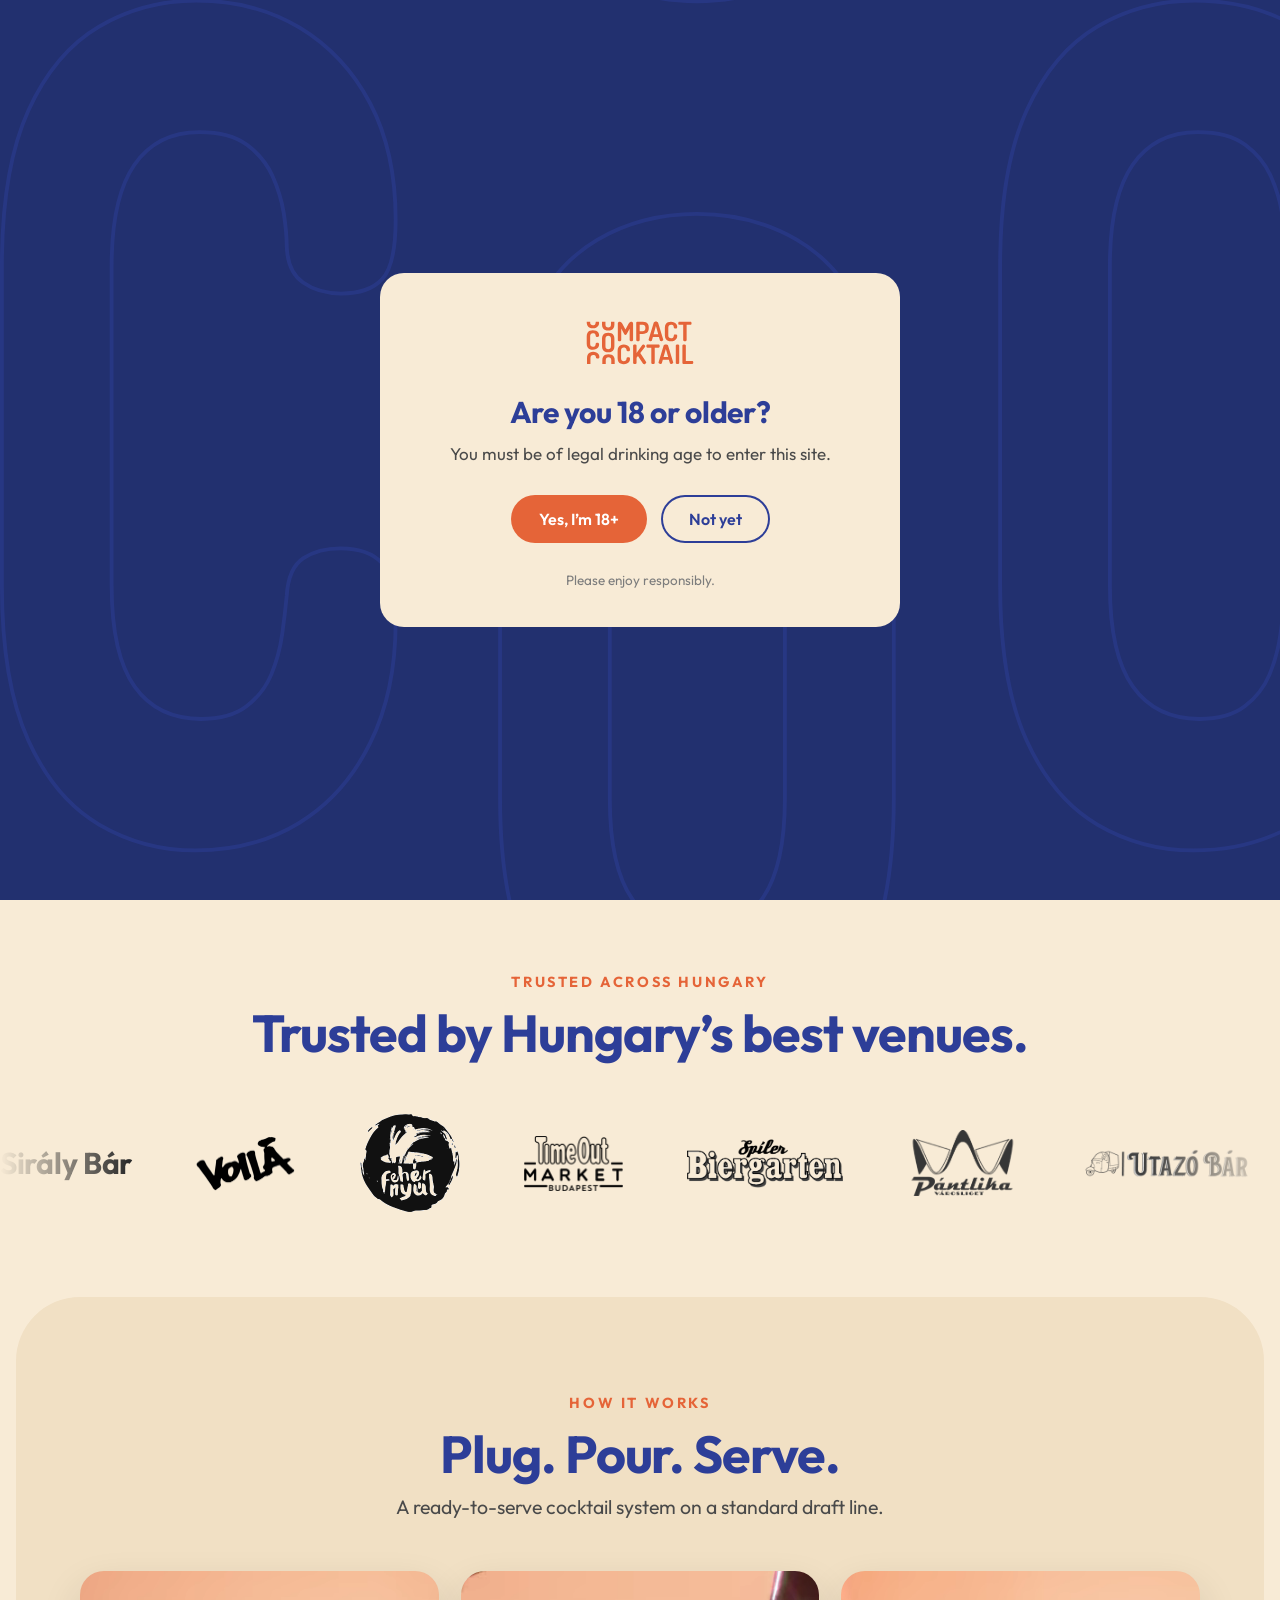
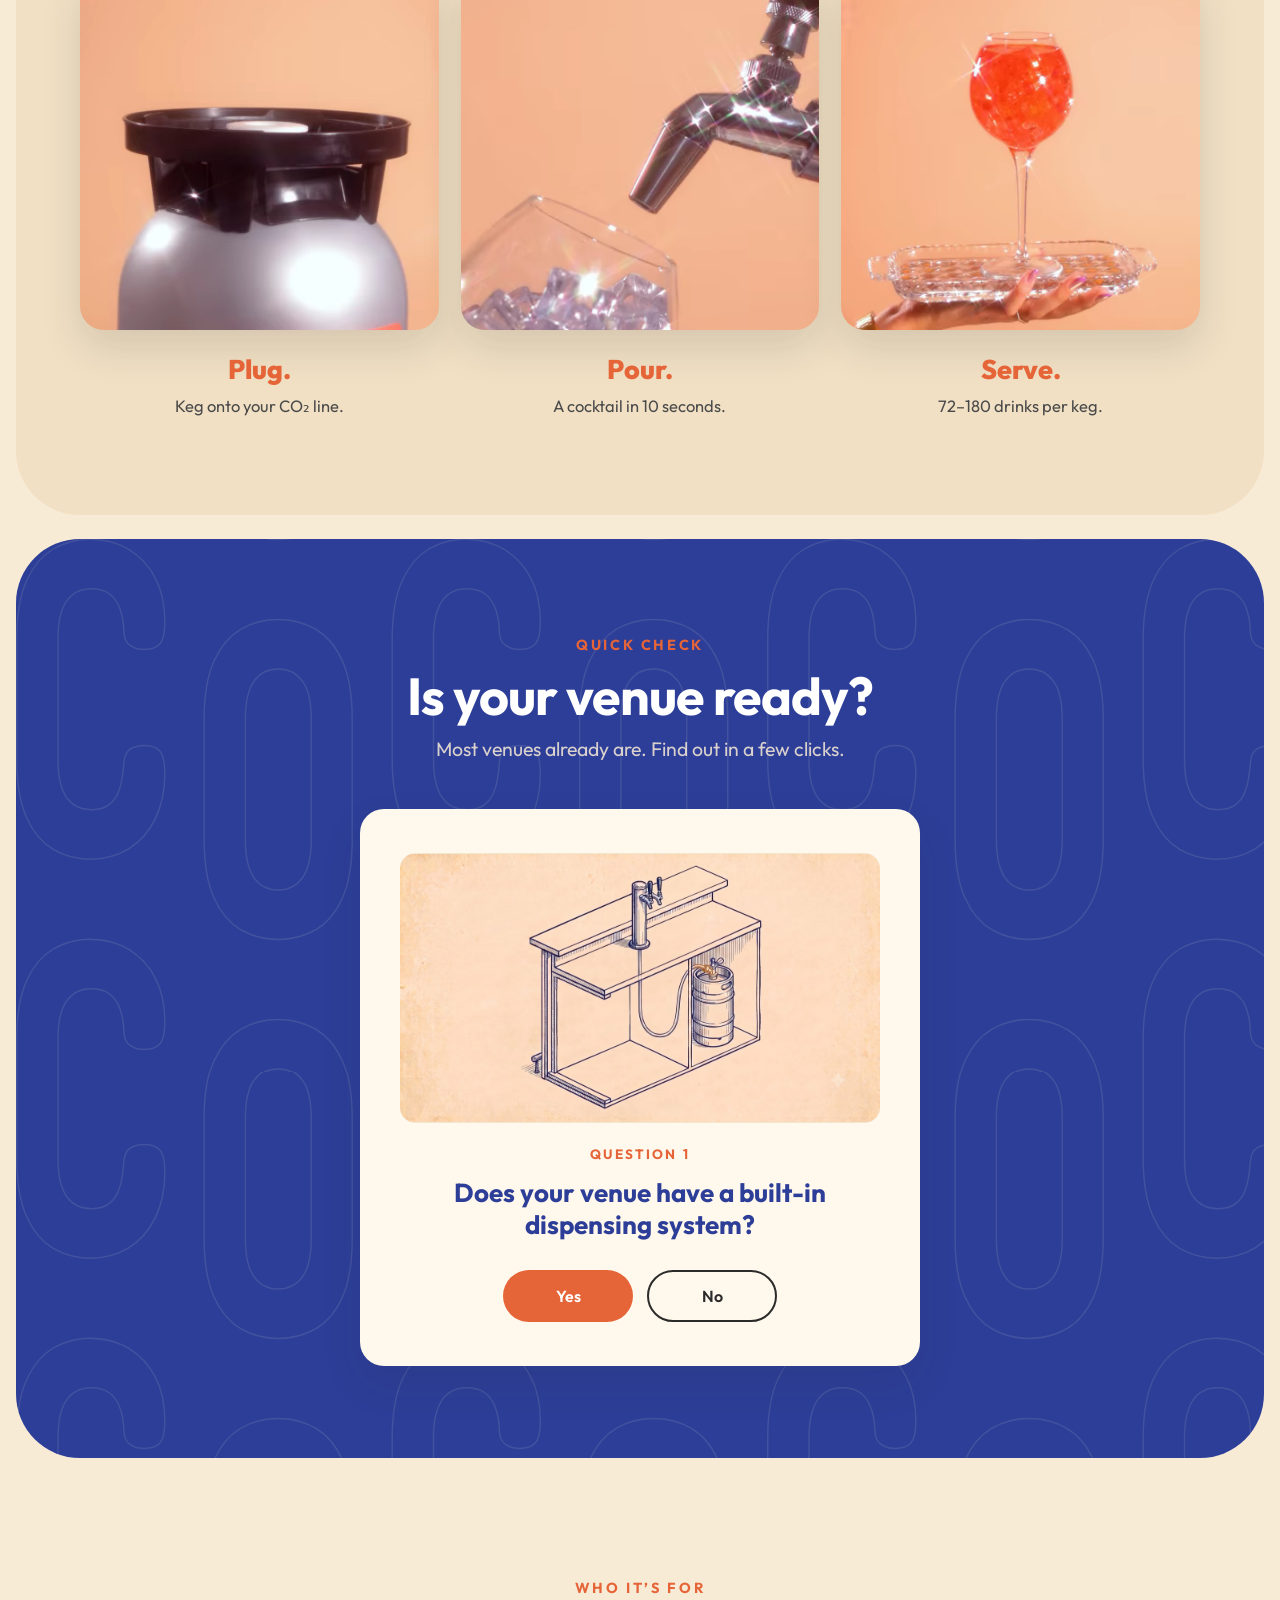
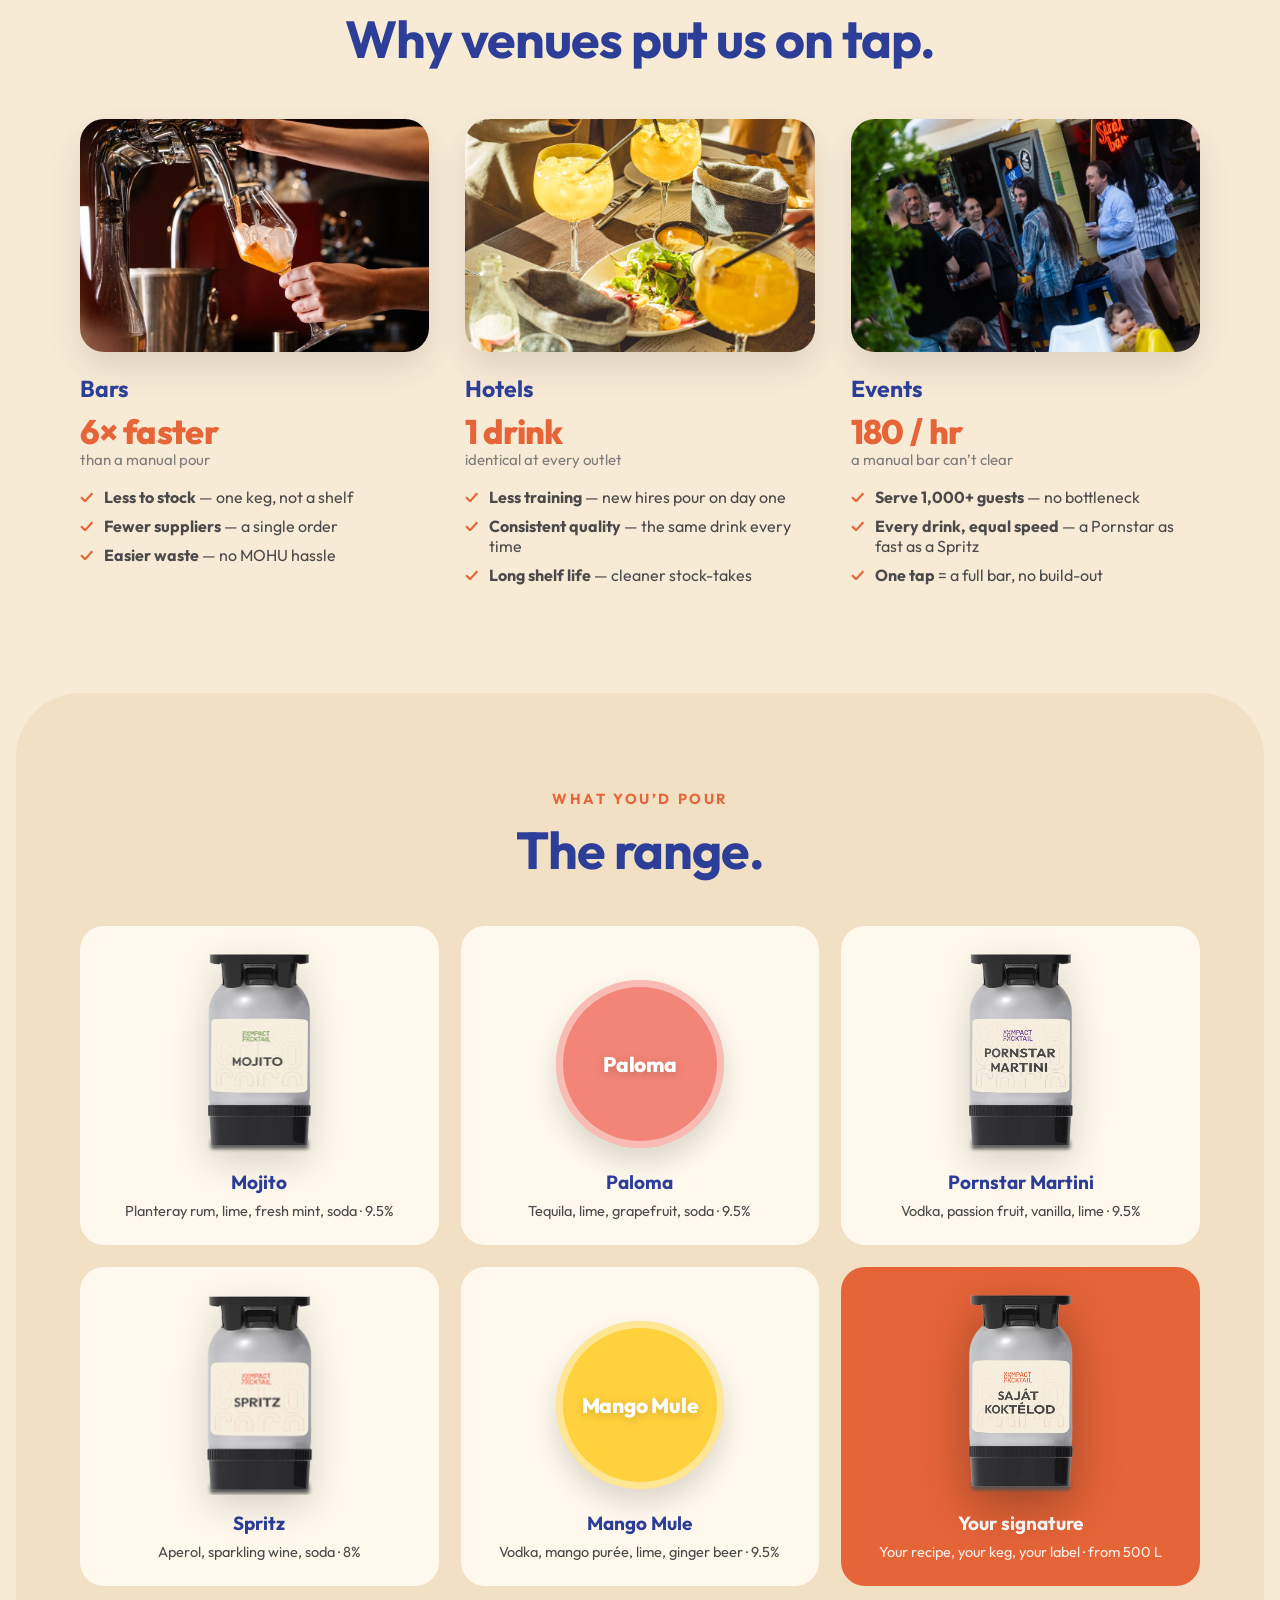
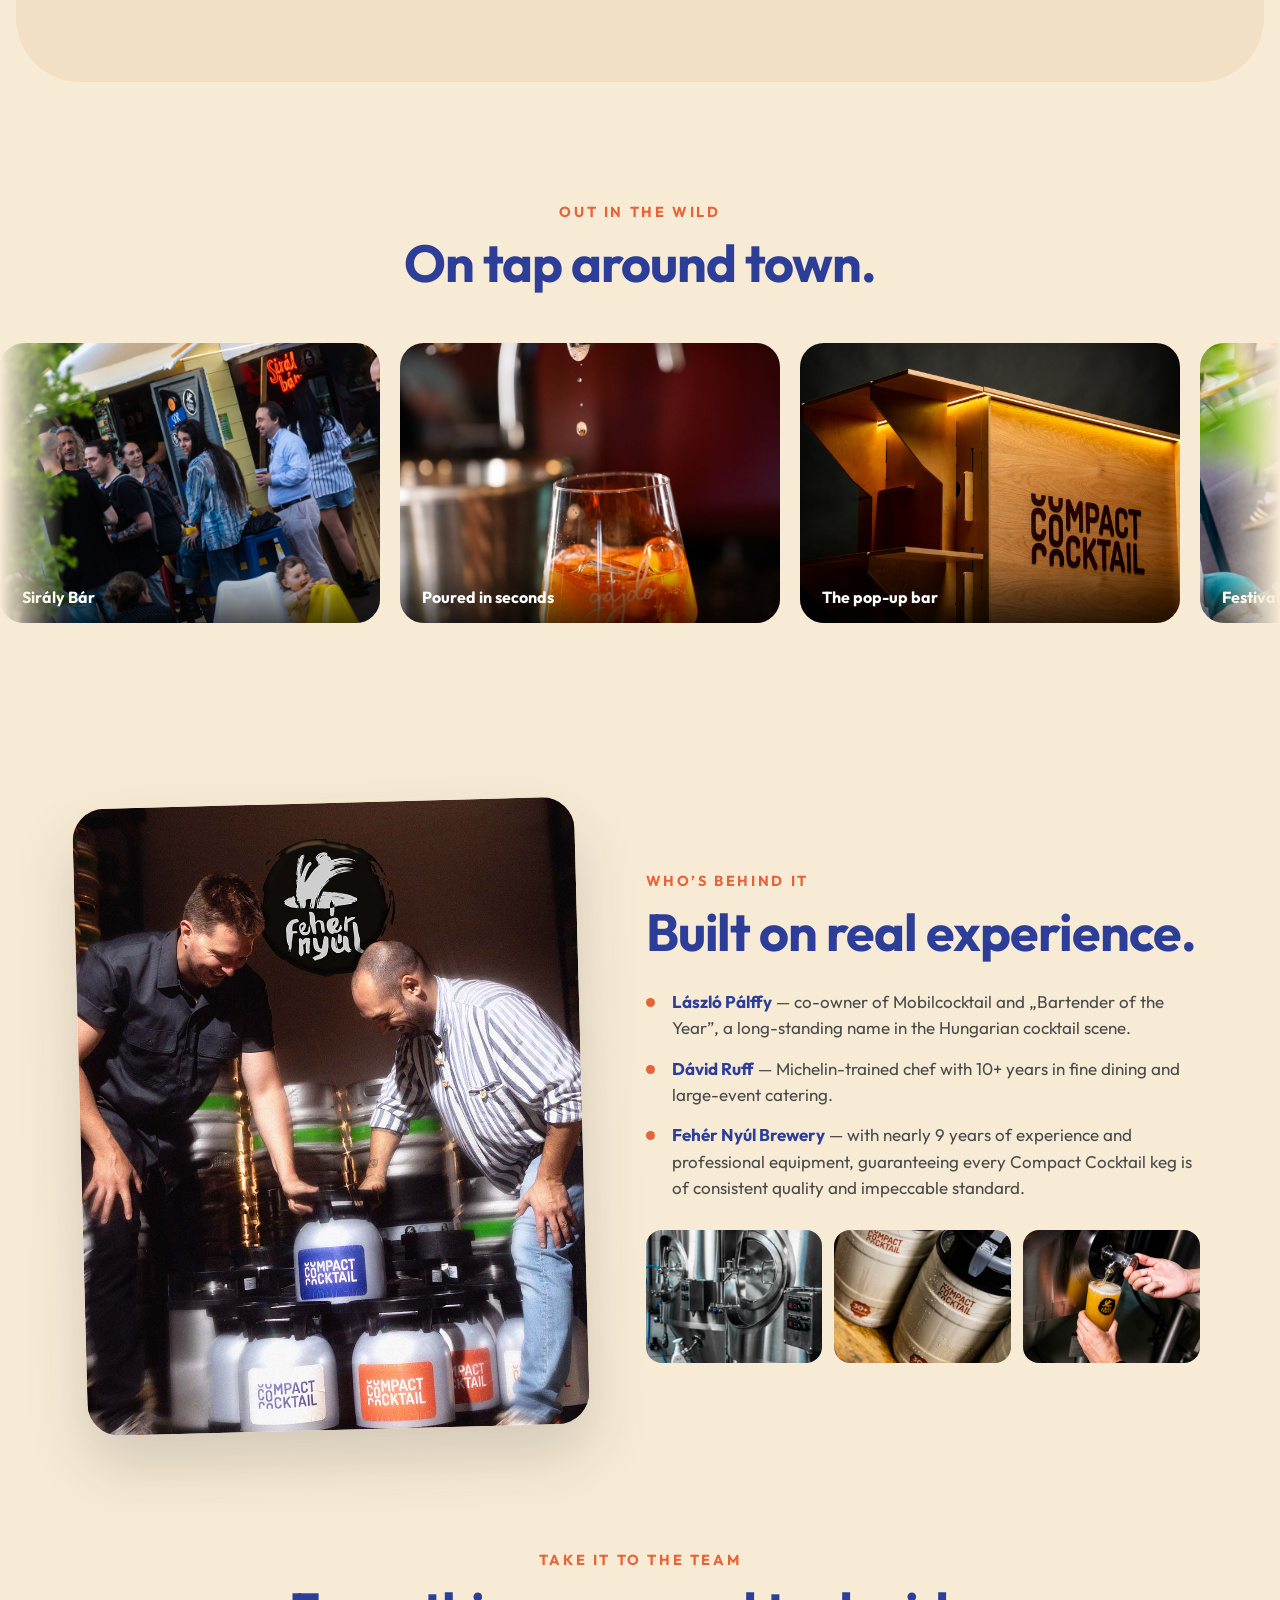
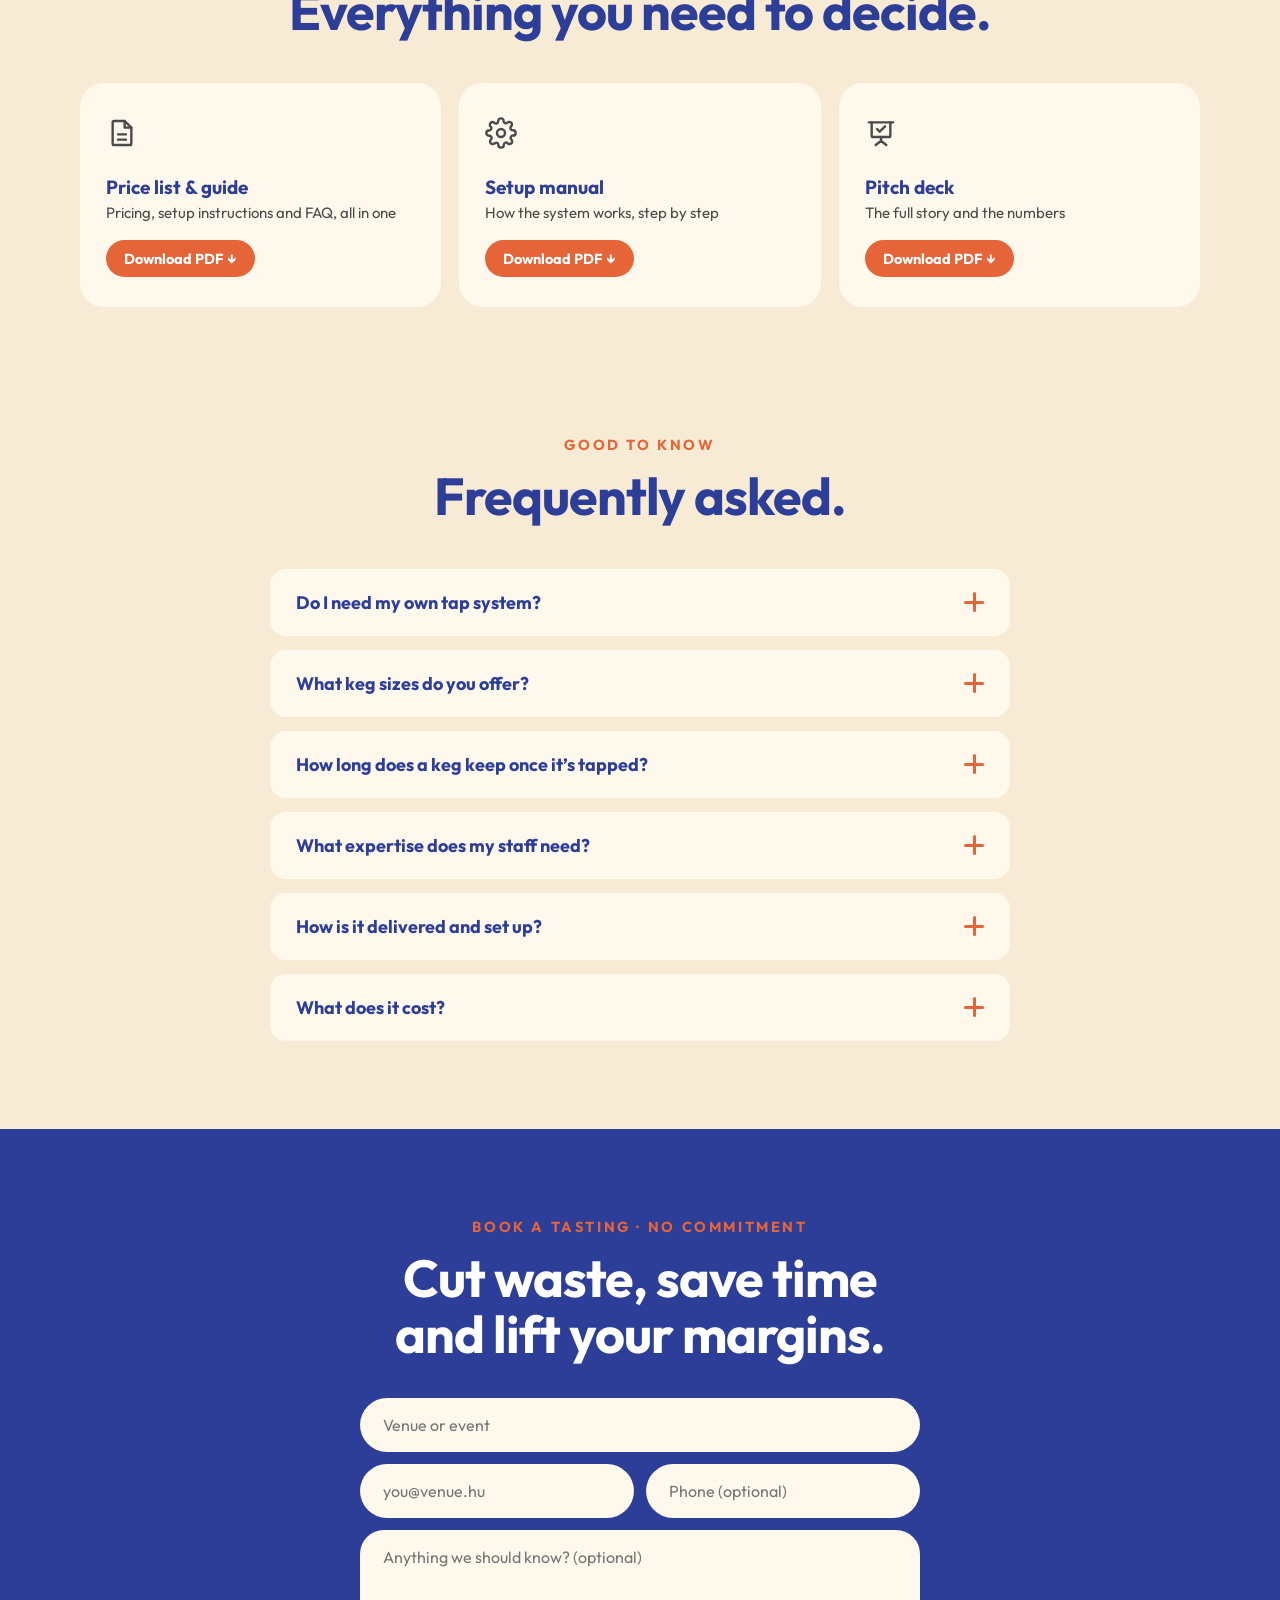
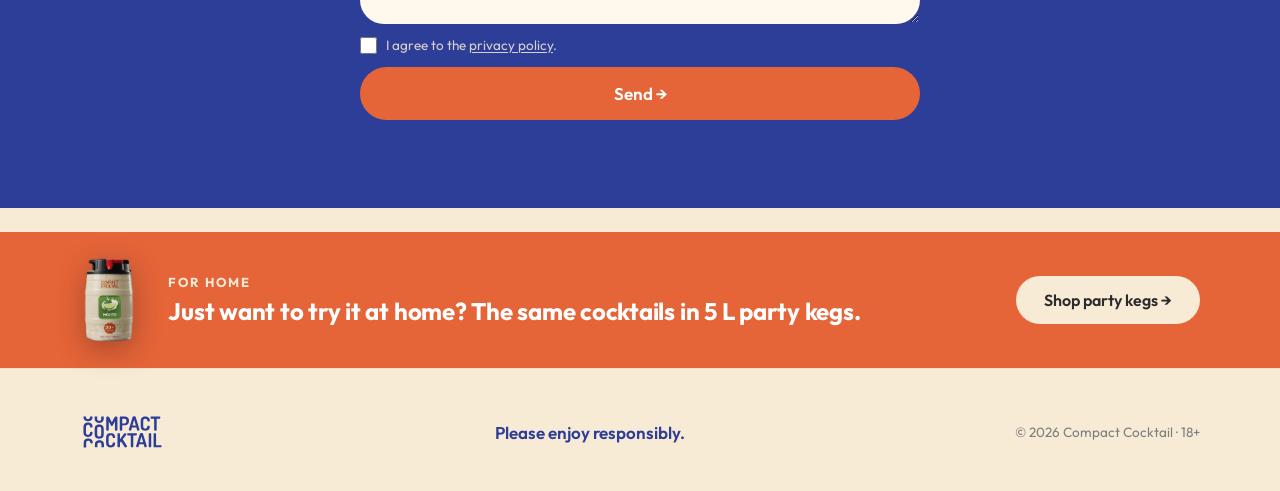
<file: on-tap.html>
<!DOCTYPE html>
<!-- HU draft translated from the EN master (en/on-tap.html) — needs a
     native review by the client before launch. Keep the two files in
     sync: every structural edit here must land in en/on-tap.html too. -->
<html lang="hu">
<head>
<meta charset="UTF-8">
<meta name="viewport" content="width=device-width, initial-scale=1.0">
<title>Compact Cocktail csapon — prémium koktélok másodpercek alatt</title>
<meta name="description" content="Prémium koktélok csapolva bároknak, hoteleknek és rendezvényeknek. 12–30 literes hordók szabványos CO₂-os sörcsapon — 10 másodperc alatt csapolva, betanítás nélkül.">
<!-- TODO: confirm the production domain (placeholder below) -->
<link rel="canonical" href="https://compactcocktail.hu/on-tap.html">
<link rel="alternate" hreflang="hu" href="https://compactcocktail.hu/on-tap.html">
<link rel="alternate" hreflang="en" href="https://compactcocktail.hu/en/on-tap.html">
<link rel="alternate" hreflang="x-default" href="https://compactcocktail.hu/on-tap.html">
<link rel="stylesheet" href="brand.css">
<link rel="stylesheet" href="home.css">
<link rel="stylesheet" href="ontap.css">
<link rel="stylesheet" href="shared.css">
</head>
<body>

<!-- ===== NAV ===== -->
<header class="nav">
  <a class="nav-logo" href="index.html"><img src="assets/logo-blue.svg" alt="Compact Cocktail"></a>
  <nav class="nav-links">
    <a href="#flavours">Ízek</a>
    <a href="#system">Hogyan működik</a>
    <a href="#why">Miért csapról</a>
    <a href="#ready">Készen állsz?</a>
    <a href="index.html" class="nav-b2b"><span class="nav-b2b-acr">B2C</span><span class="nav-b2b-full">Otthonra (B2C)</span></a>
    <div class="nav-divider"></div>
    <div class="nav-cta-promo">
      <div class="nav-cta-shot">
        <img class="nav-cta-shot-garnish" src="assets/garnish-mojito.png" alt="">
        <img class="nav-cta-shot-keg nav-cta-shot-keg-poly" src="assets/poly-mojito.png" alt="">
      </div>
      <a href="#contact" class="nav-cta-mobile btn btn-primary">Kérj ajánlatot</a>
    </div>
  </nav>
  <div class="nav-lang notranslate" translate="no" aria-label="Nyelv"><a href="on-tap.html" data-setlang="hu" class="active">HU</a><a href="en/on-tap.html" data-setlang="en">EN</a></div>
  <a href="#contact" class="btn btn-primary nav-cta">Kérj ajánlatot</a>
  <button class="nav-burger" aria-label="Menü" aria-expanded="false"><span></span><span></span><span></span></button>
</header>

<!-- ===== 1 · HERO — same flavour-switcher as B2C, 12L trade kegs.
     TODO: add Paloma + Mango Mule once poly-keg photos for those exist
     (only Mojito/Pornstar/Spritz are shot so far). ===== -->
<section class="ot-hero" id="flavours">
  <div class="ot-hero-panel">
    <div class="ot-hero-pattern" aria-hidden="true"></div>
    <div class="wrap ot-hero-grid">
      <div class="ot-hero-copy">
        <p class="eyebrow eyebrow-onblue">Compact Cocktail csapon</p>
        <h1>Prémium koktélok.<br>10&nbsp;másodperc alatt csapolva.</h1>
        <p class="ot-hero-sub">Igazi koktélok csapról. Csatlakoztasd a hordót, húzd meg a csapot, kínáld.</p>
        <div class="ot-hero-btns">
          <a href="#contact" class="btn btn-primary">Kérj ajánlatot&nbsp;&rarr;</a>
          <a href="#ready" class="btn ot-btn-ghost">Készen áll a helyed?&nbsp;&rarr;</a>
        </div>
      </div>
      <div class="hero-stage ot-hero-stage">
        <img class="hero-garnish" src="assets/garnish-mojito.png" alt="">
        <img class="hero-keg" src="assets/poly-mojito.png" alt="Compact Cocktail 12 literes ipari hordó">
        <div class="hero-flavour-name">Mojito</div>
        <div class="hero-cursor" aria-hidden="true">Következő íz&nbsp;&rarr;</div>
      </div>
    </div>
    <div class="hero-dots" role="tablist" aria-label="Ízek"></div>
  </div>
</section>

<!-- ===== 1b · TRUSTED — social-proof strip, right under the hero ===== -->
<section class="ot-trusted">
  <div class="wrap">
    <p class="eyebrow eyebrow-onblack">Országszerte bizalommal</p>
    <h2 class="ot-trusted-line">Magyarország legjobb helyei bíznak bennünk.</h2>
  </div>
  <!-- same moving banner as B2C; venue logo+name pairs rendered from
       OT_VENUES in ontap.js — initials chips until real logos arrive -->
  <div class="ticker" aria-hidden="true">
    <div class="ticker-track"></div>
  </div>
</section>

<!-- ===== 2 · THE SYSTEM — Plug. Pour. Serve. ===== -->
<section class="ot-system" id="system">
  <div class="wrap">
    <p class="eyebrow">Hogyan működik</p>
    <h2>Csatlakoztasd. Csapold. Kínáld.</h2>
    <p class="section-sub">Kész koktélrendszer szabványos sörcsapra.</p>
    <div class="ot-steps">
      <div class="ot-step">
        <video class="ot-step-video" autoplay muted loop playsinline poster="assets/plug-poster.jpg">
          <source src="assets/plug.webm" type="video/webm"><source src="assets/plug.mp4" type="video/mp4">
        </video>
        <h3>Csatlakoztasd.</h3><p>Hordó a CO&#8322;-vonalra.</p>
      </div>
      <div class="ot-step">
        <video class="ot-step-video" autoplay muted loop playsinline poster="assets/pour-poster.jpg">
          <source src="assets/pour.webm" type="video/webm"><source src="assets/pour.mp4" type="video/mp4">
        </video>
        <h3>Csapold.</h3><p>Egy koktél 10 másodperc alatt.</p>
      </div>
      <div class="ot-step">
        <video class="ot-step-video" autoplay muted loop playsinline poster="assets/serve-poster.jpg">
          <source src="assets/serve.webm" type="video/webm"><source src="assets/serve.mp4" type="video/mp4">
        </video>
        <h3>Kínáld.</h3><p>72&ndash;180 ital hordónként.</p>
      </div>
    </div>
  </div>
</section>

<!-- ===== 3 · READY? — the #1 B2B tool, moved directly under the system
     (client: this is what venues stall on). One question at a time; each
     ends in a pre-filled contact form. Flow = Lackó's dispensing-system PDF.
     Per-question sketches injected by ontap.js (graphics TODO). ===== -->
<section class="ot-quiz" id="ready">
  <div class="wrap">
    <p class="eyebrow">Gyorsteszt</p>
    <h2>Készen áll a helyed?</h2>
    <p class="section-sub">A legtöbb hely már készen áll. Derítsd ki pár kattintásból.</p>
    <div class="ot-wizard" id="wizard"></div>
  </div>
</section>

<!-- ===== 4 · WHY VENUES PUT US ON TAP — qualify, who it's for ===== -->
<section class="ot-why" id="why">
  <div class="wrap">
    <p class="eyebrow">Kinek való</p>
    <h2>Miért tesznek minket csapra a legjobb helyek.</h2>
    <div class="ot-why-grid">
      <article class="ot-card">
        <div class="ot-card-photo"><img src="assets/card-bars.jpg" alt="Bártender Compact Cocktailt csapol a Gajdóban"></div>
        <h3>Bárok</h3>
        <p class="ot-stat"><b>6&times; gyorsabb</b><span>mint a kézi keverés</span></p>
        <ul>
          <li><b>Kevesebb készletezés</b> &mdash; egy hordó, nem egy polcnyi</li>
          <li><b>Kevesebb beszállító</b> &mdash; egyetlen rendelés</li>
          <li><b>Egyszerűbb hulladékkezelés</b> &mdash; nincs MOHU-gond</li>
        </ul>
      </article>
      <article class="ot-card">
        <div class="ot-card-photo"><img src="assets/card-hotels.jpg" alt="Vendégek a VakVarju Budán Compact Cocktailt fogyasztanak az asztalnál"></div>
        <h3>Hotelek</h3>
        <p class="ot-stat"><b>1 ital</b><span>minden ponton ugyanaz</span></p>
        <ul>
          <li><b>Kevesebb betanítás</b> &mdash; az új dolgozó az első napon csapolhat</li>
          <li><b>Egyenletes minőség</b> &mdash; mindig ugyanaz az ital</li>
          <li><b>Hosszú eltarthatóság</b> &mdash; egyszerűbb leltár</li>
        </ul>
      </article>
      <article class="ot-card">
        <div class="ot-card-photo"><img src="assets/card-events.jpg" alt="Tömeg a Compact Cocktail bárpult körül a Sirály Bárban"></div>
        <h3>Rendezvények</h3>
        <p class="ot-stat"><b>180&thinsp;/&thinsp;óra</b><span>amit egy kézi pult nem bír el</span></p>
        <ul>
          <li><b>1000+ vendég</b> &mdash; torlódás nélkül</li>
          <li><b>Minden ital egyforma sebességgel</b> &mdash; a Pornstar Martini is olyan gyors, mint a Spritz</li>
          <li><b>Egy csap</b> = egy teljes bár, kiépítés nélkül</li>
        </ul>
      </article>
    </div>
  </div>
</section>

<!-- ===== 5 · THE RANGE ===== -->
<section class="ot-range">
  <div class="wrap">
    <p class="eyebrow">Amit csapolnál</p>
    <h2>A kínálat.</h2>
    <!-- real polykeg photos where we have them; TODO: shoot Paloma + Mango
         Mule polykegs (new angled photos coming from Noel) — CSS sticker
         stands in for those two until then. -->
    <div class="ot-kegs">
      <figure class="ot-keg"><img class="ot-keg-photo" src="assets/poly-mojito.png" alt="Mojito polykeg"><figcaption>Mojito</figcaption><p class="ot-keg-ing">Planteray rum, lime, friss menta, szóda &middot; 9.5%</p></figure>
      <figure class="ot-keg"><div class="ot-sticker" style="--fl:var(--fl-paloma)"><span>Paloma</span></div><figcaption>Paloma</figcaption><p class="ot-keg-ing">Tequila, lime, grépfrút, szóda &middot; 9.5%</p></figure>
      <figure class="ot-keg"><img class="ot-keg-photo" src="assets/poly-pornstar.png" alt="Pornstar Martini polykeg"><figcaption>Pornstar Martini</figcaption><p class="ot-keg-ing">Vodka, maracuja, vanília, lime &middot; 9.5%</p></figure>
      <figure class="ot-keg"><img class="ot-keg-photo" src="assets/poly-spritz.png" alt="Spritz polykeg"><figcaption>Spritz</figcaption><p class="ot-keg-ing">Aperol, pezsgő, szóda &middot; 8%</p></figure>
      <figure class="ot-keg"><div class="ot-sticker" style="--fl:var(--fl-mango)"><span>Mango Mule</span></div><figcaption>Mango Mule</figcaption><p class="ot-keg-ing">Vodka, mangópüré, lime, gyömbérsör &middot; 9.5%</p></figure>
      <figure class="ot-keg ot-keg-sig"><img class="ot-keg-photo" src="assets/poly-yourcocktail.png" alt="Saját ital, saját hordó"><figcaption>A saját italod</figcaption><p class="ot-keg-ing">Saját recept, saját hordó, saját címke &middot; 500&thinsp;litertől</p></figure>
    </div>
  </div>
</section>

<!-- ===== 6 · GLIMPSES FROM EVENTS — full-bleed auto-scrolling marquee;
     figures duplicated (second set aria-hidden) for a seamless loop ===== -->
<section class="ot-gallery">
  <div class="wrap">
    <p class="eyebrow">Élesben</p>
    <h2>Csapon a városban.</h2>
  </div>
  <div class="ot-marquee">
    <div class="ot-marquee-track">
      <figure class="ot-marquee-item"><img src="assets/ev-siraly.jpg" alt="Vendégek a Compact Cocktail bárpult körül a Sirály Bárban"><figcaption>Sirály Bár</figcaption></figure>
      <figure class="ot-marquee-item"><img src="assets/ev-pour.jpg" alt="Compact Cocktail csöpög a pohárba a Gajdóban"><figcaption>Másodpercek alatt csapolva</figcaption></figure>
      <figure class="ot-marquee-item"><img src="assets/ev-popup-bar.jpg" alt="A Compact Cocktail pop-up bárpult"><figcaption>A pop-up bár</figcaption></figure>
      <figure class="ot-marquee-item"><img src="assets/ev-festival.jpg" alt="Vendégek Compact Cocktaillel egy fesztiválkertben"><figcaption>Fesztiválkert</figcaption></figure>
      <figure class="ot-marquee-item"><img src="assets/ev-garnish.jpg" alt="Bártender két Compact Cocktailt díszít"><figcaption>Rendelésre díszítve</figcaption></figure>
      <figure class="ot-marquee-item"><img src="assets/ev-spritz.jpg" alt="Vendégek koccintanak Compact Cocktaillel a VakVarju Beachen"><figcaption>VakVarju Beach</figcaption></figure>
      <figure class="ot-marquee-item"><img src="assets/ev-ice-keg.jpg" alt="Compact Cocktail hordó jégtömbben"><figcaption>Hordó jégben</figcaption></figure>
      <!-- duplicate set for the seamless loop -->
      <figure class="ot-marquee-item" aria-hidden="true"><img src="assets/ev-siraly.jpg" alt=""><figcaption>Sirály Bár</figcaption></figure>
      <figure class="ot-marquee-item" aria-hidden="true"><img src="assets/ev-pour.jpg" alt=""><figcaption>Másodpercek alatt csapolva</figcaption></figure>
      <figure class="ot-marquee-item" aria-hidden="true"><img src="assets/ev-popup-bar.jpg" alt=""><figcaption>A pop-up bár</figcaption></figure>
      <figure class="ot-marquee-item" aria-hidden="true"><img src="assets/ev-festival.jpg" alt=""><figcaption>Fesztiválkert</figcaption></figure>
      <figure class="ot-marquee-item" aria-hidden="true"><img src="assets/ev-garnish.jpg" alt=""><figcaption>Rendelésre díszítve</figcaption></figure>
      <figure class="ot-marquee-item" aria-hidden="true"><img src="assets/ev-spritz.jpg" alt=""><figcaption>VakVarju Beach</figcaption></figure>
      <figure class="ot-marquee-item" aria-hidden="true"><img src="assets/ev-ice-keg.jpg" alt=""><figcaption>Hordó jégben</figcaption></figure>
    </div>
  </div>
</section>

<!-- ===== 7 · THE PEOPLE — same credential line as B2C makers ===== -->
<section class="ot-makers">
  <div class="wrap ot-makers-grid">
    <!-- B2B keeps the closer-connection founders copy (client feedback);
         image swap pending Noel's fresh photos -->
    <div class="ot-makers-photo"><img src="assets/founders-kegs.jpg" alt="Az alapítók egy halom Compact Cocktail hordó fölött nevetnek"></div>
    <div class="ot-makers-copy">
      <p class="eyebrow">Kik állnak mögötte</p>
      <h2>Valódi tapasztalatra építve.</h2>
      <ul class="ot-founders">
        <li><b>Pálffy László</b> &mdash; a Mobilkoktél társtulajdonosa és &bdquo;Az Év Bártendere&rdquo;, a magyar koktélszakma régóta ismert neve.</li>
        <li><b>Ruff Dávid</b> &mdash; Michelin-éttermekben edzett séf, 10+ év fine dining és nagyrendezvényes catering tapasztalattal.</li>
        <li><b>Fehér Nyúl Sörfőzde</b> &mdash; közel 9 éves tapasztalattal és professzionális felszereltséggel garantálja, hogy minden Compact Cocktail hordó egyenletes minőségű és kifogástalan legyen.</li>
      </ul>
      <div class="ot-brewery-thumbs">
        <div class="ot-thumb"><img src="assets/brewery-tanks.jpg" alt="Erjesztőtartályok a Fehér Nyúl sörfőzdében"></div>
        <div class="ot-thumb"><img src="assets/brewery-kegs.jpg" alt="Compact Cocktail hordók a gyártósoron"></div>
        <div class="ot-thumb"><img src="assets/brewery-pour.jpg" alt="Friss csapolás egyenesen a tartályból"></div>
      </div>
    </div>
  </div>
</section>

<!-- ===== 9 · DOCS — downloadable files, clearly ===== -->
<section class="ot-docs">
  <div class="wrap">
    <p class="eyebrow">Vidd a csapat elé</p>
    <h2>Minden, ami a döntéshez kell.</h2>
    <div class="ot-docs-grid">
      <a class="ot-doc" href="assets/price-list.pdf" download>
        <span class="ot-doc-ic" aria-hidden="true"><svg viewBox="0 0 24 24" fill="none" stroke="currentColor" stroke-width="1.8" stroke-linecap="round" stroke-linejoin="round"><path d="M14 3H6a1 1 0 0 0-1 1v16a1 1 0 0 0 1 1h12a1 1 0 0 0 1-1V8z"/><path d="M14 3v5h5"/><path d="M9 13h6M9 17h6"/></svg></span>
        <b>Árlista és útmutató</b><span>Árak, telepítési útmutató és GYIK, egy helyen</span>
        <em>PDF letöltése &darr;</em>
      </a>
      <!-- TODO: link the real PDFs -->
      <a class="ot-doc" href="#" download>
        <span class="ot-doc-ic" aria-hidden="true"><svg viewBox="0 0 24 24" fill="none" stroke="currentColor" stroke-width="1.8" stroke-linecap="round" stroke-linejoin="round"><circle cx="12" cy="12" r="3"/><path d="M19.4 15a1.65 1.65 0 0 0 .33 1.82l.06.06a2 2 0 1 1-2.83 2.83l-.06-.06a1.65 1.65 0 0 0-1.82-.33 1.65 1.65 0 0 0-1 1.51V21a2 2 0 1 1-4 0v-.09a1.65 1.65 0 0 0-1-1.51 1.65 1.65 0 0 0-1.82.33l-.06.06a2 2 0 1 1-2.83-2.83l.06-.06a1.65 1.65 0 0 0 .33-1.82 1.65 1.65 0 0 0-1.51-1H3a2 2 0 1 1 0-4h.09a1.65 1.65 0 0 0 1.51-1 1.65 1.65 0 0 0-.33-1.82l-.06-.06a2 2 0 1 1 2.83-2.83l.06.06a1.65 1.65 0 0 0 1.82.33h0a1.65 1.65 0 0 0 1-1.51V3a2 2 0 1 1 4 0v.09a1.65 1.65 0 0 0 1 1.51h0a1.65 1.65 0 0 0 1.82-.33l.06-.06a2 2 0 1 1 2.83 2.83l-.06.06a1.65 1.65 0 0 0-.33 1.82v0a1.65 1.65 0 0 0 1.51 1H21a2 2 0 1 1 0 4h-.09a1.65 1.65 0 0 0-1.51 1z"/></svg></span>
        <b>Telepítési kézikönyv</b><span>Hogyan működik a rendszer, lépésről lépésre</span>
        <em>PDF letöltése &darr;</em>
      </a>
      <a class="ot-doc" href="#" download>
        <span class="ot-doc-ic" aria-hidden="true"><svg viewBox="0 0 24 24" fill="none" stroke="currentColor" stroke-width="1.8" stroke-linecap="round" stroke-linejoin="round"><path d="M3 4h18"/><path d="M5 4v10a1 1 0 0 0 1 1h12a1 1 0 0 0 1-1V4"/><path d="M12 15v3"/><path d="m8 21 4-3 4 3"/><path d="M9 9l2 2 4-4"/></svg></span>
        <b>Pitch deck</b><span>A teljes sztori és a számok</span>
        <em>PDF letöltése &darr;</em>
      </a>
    </div>
  </div>
</section>

<!-- ===== 9b · FAQ — accordion; a web version of the price-list PDF's FAQ. ===== -->
<section class="ot-faq">
  <div class="wrap">
    <p class="eyebrow">Jó tudni</p>
    <h2>Gyakori kérdések.</h2>
    <div class="ot-faq-list">
      <details class="ot-faq-item">
        <summary>Szükségem van saját csaprendszerre?<span class="ot-faq-ic" aria-hidden="true"></span></summary>
        <div class="ot-faq-a"><p>Semmilyen különleges eszköz nem kell &mdash; a CoCo klasszikus sörcsapon keresztül folyik. Csak egy &bdquo;F&rdquo; típusú KeyKeg csatlakozóra és szabványos tisztítófelszerelésre van szükség, ami a legtöbb helyen már megvan. Nincs csapod? Egy mobil egység megoldja, a beüzemelést pedig közösen intézzük.</p></div>
      </details>
      <details class="ot-faq-item">
        <summary>Milyen hordóméreteket kínáltok?<span class="ot-faq-ic" aria-hidden="true"></span></summary>
        <div class="ot-faq-a"><p>12&thinsp;literes PolyKeg és 30&thinsp;literes hordó. Egy 12&thinsp;literes PolyKeg kb. 72&ndash;75 adagot ad &mdash; mindegyik 160&thinsp;ml, pontosan úgy elkészítve, ahogyan egy bártender csinálná, a szükséges hígítással együtt.</p></div>
      </details>
      <details class="ot-faq-item">
        <summary>Meddig áll el a hordó, ha megcsapoltuk?<span class="ot-faq-ic" aria-hidden="true"></span></summary>
        <div class="ot-faq-a"><p>Megnyitva 2&ndash;3 hétig. A PolyKeg bag-in-keg kialakítása miatt a gáz csak kívülről nyomja a zacskót &mdash; sosem érintkezik a koktéllal, így semmi nem oxidálódik. Bontatlanul a hordó a gyártási dátumtól számítva legalább 12 hónapig eláll.</p></div>
      </details>
      <details class="ot-faq-item">
        <summary>Milyen szaktudás kell a személyzetnek?<span class="ot-faq-ic" aria-hidden="true"></span></summary>
        <div class="ot-faq-a"><p>Semmilyen &mdash; pontosan úgy működik, mint egy sör csapolása. Egy koktél 10&ndash;12 másodperc alatt kész, szemben a kézzel készített ital 2&ndash;3 percével, az alkoholtartalom (8&ndash;10% ABV) pedig pontosan megegyezik a hagyományos recepttel.</p></div>
      </details>
      <details class="ot-faq-item">
        <summary>Hogyan szállítjátok és üzemelitek be?<span class="ot-faq-ic" aria-hidden="true"></span></summary>
        <div class="ot-faq-a"><p>Budapesten belül ingyenes a kiszállítás legalább egy hordós rendelés esetén; vidékre partner fuvarozókkal szervezzük. Személyesen is átvehető a Soroksári úti telephelyünkön. Az első alkalommal veled együtt üzemeljük be a rendszert, utána pedig folyamatos támogatást és hibaelhárítási kézikönyvet kapsz.</p></div>
      </details>
      <details class="ot-faq-item">
        <summary>Mennyibe kerül?<span class="ot-faq-ic" aria-hidden="true"></span></summary>
        <div class="ot-faq-a"><p>A 12&thinsp;literes hordók íztől függően kb. 57.000&ndash;67.000&nbsp;Ft-ba kerülnek (kb. 690&ndash;890&nbsp;Ft/ital), a 30&thinsp;literesek ~130.000&nbsp;Ft-tól indulnak. Rendelésenként 2.000&nbsp;Ft adminisztrációs díj kerül felszámításra, az árak nem tartalmazzák az áfát. A teljes íz- és mennyiségalapú árlista a fenti árlistában található &mdash; vagy írj nekünk, és végigvesszük veled a számokat.</p></div>
      </details>
    </div>
  </div>
</section>

<!-- ===== 8 · FINAL CTA — get in touch ===== -->
<section class="ot-contact" id="contact">
  <div class="wrap ot-contact-inner">
    <p class="eyebrow eyebrow-onblue">Foglalj kóstolót &middot; semmi elköteleződés</p>
    <h2 class="ot-contact-head">Csökkentsd a veszteséget, spórolj időt, növeld az árrést.</h2>
    <!-- submits via ccSubmitForm (shared.js) — backend TODO -->
    <form class="ot-form">
      <input type="text" name="venue" placeholder="Hely vagy rendezvény" aria-label="Hely vagy rendezvény" required>
      <div class="ot-form-row">
        <input type="email" name="email" placeholder="te@hely.hu" aria-label="E-mail" required>
        <input type="tel" name="phone" placeholder="Telefon (nem kötelező)" aria-label="Telefon">
      </div>
      <textarea name="message" rows="3" placeholder="Bármi, amit tudnunk érdemes? (nem kötelező)" aria-label="Üzenet"></textarea>
      <label class="cc-check cc-check-onblue">
        <input type="checkbox" name="privacy" required>
        <span>Elfogadom az <a href="privacy.html" target="_blank" rel="noopener">adatkezelési tájékoztatót</a>.</span>
      </label>
      <button class="btn btn-primary" type="submit">Küldés&nbsp;&rarr;</button>
    </form>
    <p class="ot-sent" hidden>Köszönjük &mdash; egy napon belül jelentkezünk.</p>
  </div>
</section>

<!-- ===== 11 · FOR HOME — slim orange strip mirroring the B2C bridge;
     a 5L keg thumbnail signals it's the party-keg side ===== -->
<section class="ot-b2c-strip">
  <div class="wrap ot-b2c-strip-inner">
    <img class="ot-b2c-thumb" src="assets/keg-full-mojito.png" alt="5 literes Compact Cocktail partihordó">
    <div class="ot-b2c-strip-copy">
      <p class="ot-b2c-strip-eyebrow">Otthonra</p>
      <p class="ot-b2c-strip-head">Csak kipróbálnád otthon? Ugyanezek a koktélok 5&thinsp;literes partihordóban.</p>
    </div>
    <a href="index.html#flavours" class="btn btn-light">Irány a partihordó&nbsp;&rarr;</a>
  </div>
</section>

<footer class="footer">
  <div class="wrap footer-grid">
    <img src="assets/logo-blue.svg" alt="Compact Cocktail" class="footer-logo">
    <p class="footer-msg">Fogyaszd felelősséggel.</p>
    <p class="footer-fine">&copy; 2026 Compact Cocktail &middot; 18+</p>
  </div>
</footer>

<script src="shared.js"></script>
<script src="ontap.js"></script>
</body>
</html>
</file>
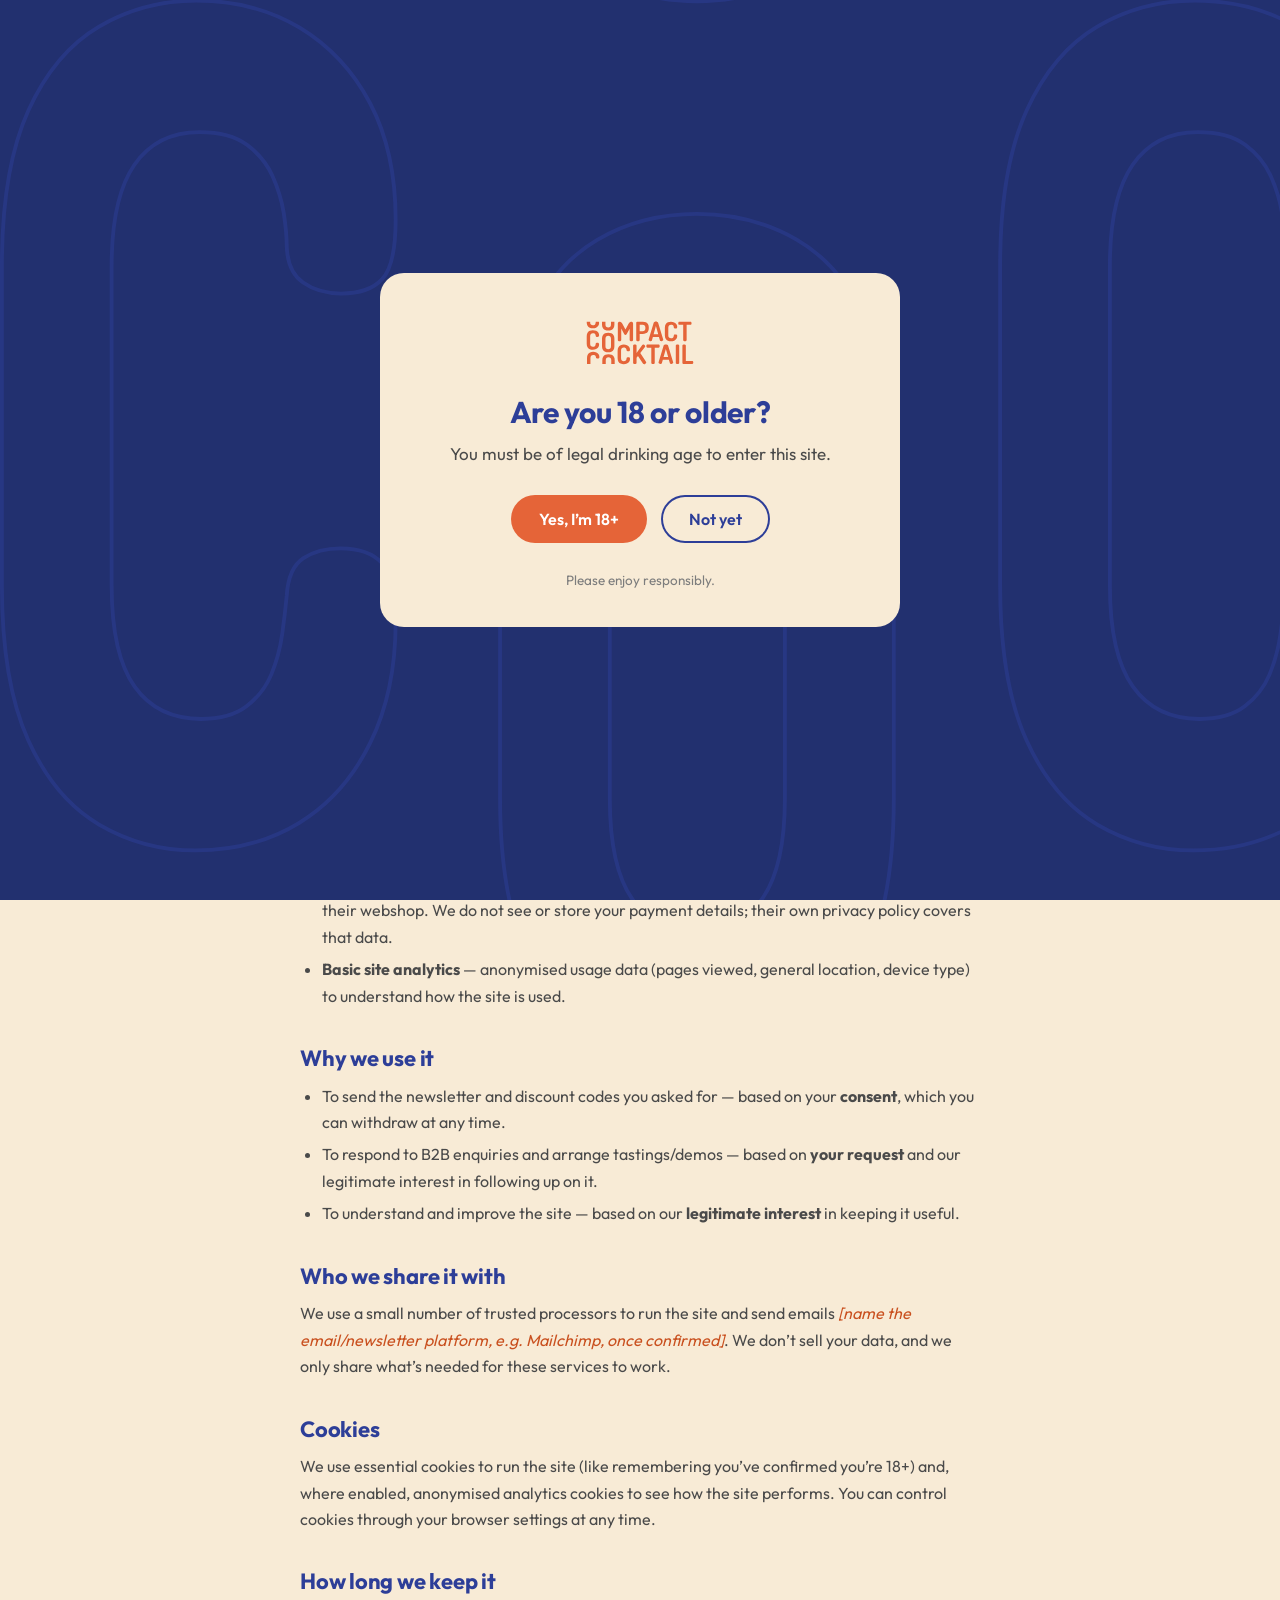
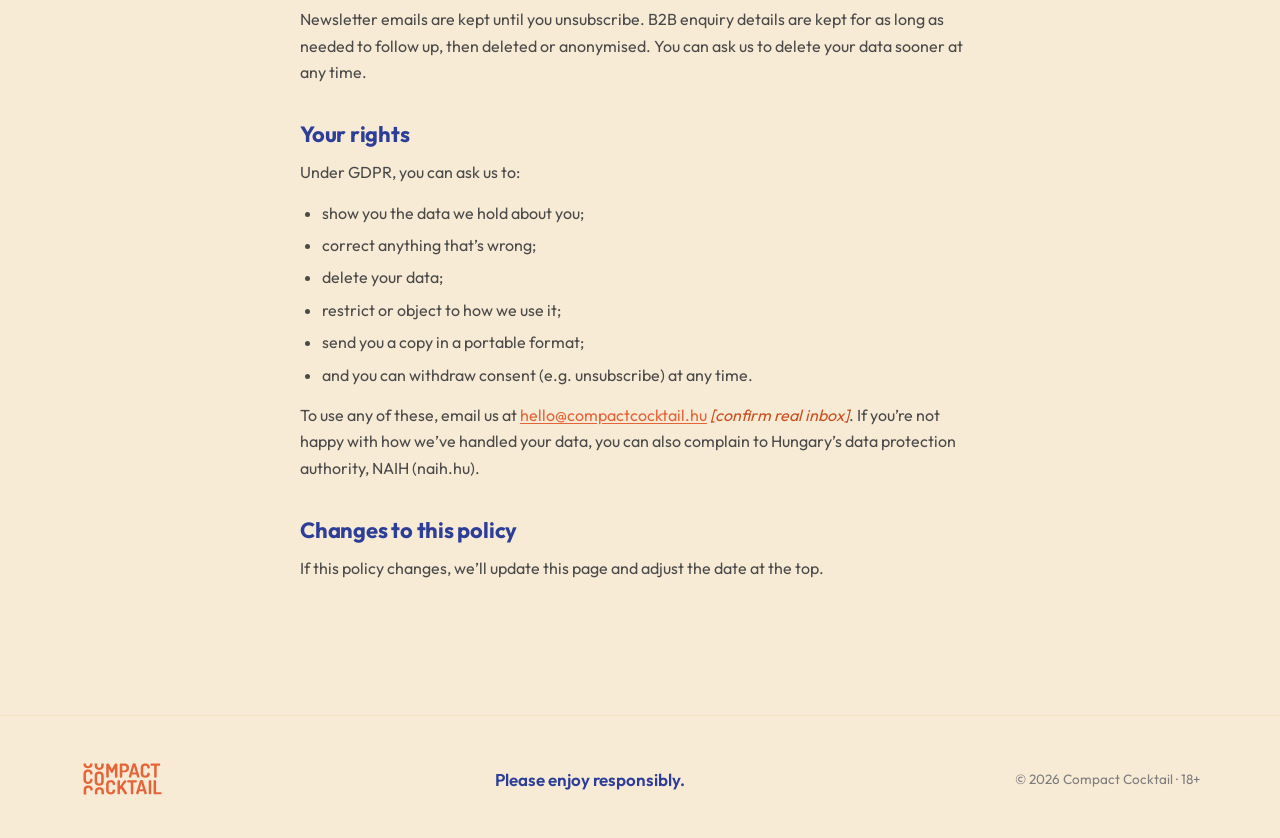
<file: privacy.html>
<!DOCTYPE html>
<html lang="hu">
<head>
<meta charset="UTF-8">
<meta name="viewport" content="width=device-width, initial-scale=1.0">
<title>Adatkezelési tájékoztató — Compact Cocktail</title>
<meta name="description" content="Hogyan gyűjti, használja és védi a Compact Cocktail az adataidat.">
<meta name="robots" content="noindex">
<!-- TODO: confirm the production domain (placeholder below) -->
<link rel="canonical" href="https://compactcocktail.hu/privacy.html">
<link rel="alternate" hreflang="hu" href="https://compactcocktail.hu/privacy.html">
<link rel="alternate" hreflang="en" href="https://compactcocktail.hu/en/privacy.html">
<link rel="alternate" hreflang="x-default" href="https://compactcocktail.hu/privacy.html">
<link rel="stylesheet" href="brand.css">
<link rel="stylesheet" href="home.css">
<link rel="stylesheet" href="shared.css">
<link rel="stylesheet" href="legal.css">
</head>
<body>

<!-- ===== NAV ===== -->
<header class="nav">
  <a class="nav-logo" href="index.html"><img src="assets/logo-orange.svg" alt="Compact Cocktail"></a>
  <nav class="nav-links">
    <a href="index.html#flavours">Ízek</a>
    <a href="index.html#how">Hogyan működik</a>
    <a href="index.html#makers">Az alkotók</a>
    <a href="on-tap.html" class="nav-b2b">B2B</a>
    <div class="nav-divider"></div>
    <div class="nav-cta-promo">
      <div class="nav-cta-shot">
        <img class="nav-cta-shot-garnish" src="assets/garnish-mojito.png" alt="">
        <img class="nav-cta-shot-keg" src="assets/keg-full-mojito.png" alt="">
      </div>
      <a href="index.html#flavours" class="nav-cta-mobile btn btn-primary">Válassz hordót</a>
    </div>
  </nav>
  <div class="nav-lang notranslate" translate="no" aria-label="Nyelv"><a href="privacy.html" data-setlang="hu" class="active">HU</a><a href="en/privacy.html" data-setlang="en">EN</a></div>
  <a href="index.html#flavours" class="btn btn-primary nav-cta">Válassz hordót</a>
  <button class="nav-burger" aria-label="Menü" aria-expanded="false"><span></span><span></span><span></span></button>
</header>

<!-- ===== LEGAL CONTENT ===== -->
<section class="legal">
  <div class="wrap legal-wrap">
    <a href="index.html" class="legal-back">&larr; Vissza a compactcocktail.hu-ra</a>
    <p class="eyebrow">Jogi</p>
    <h1>Adatkezelési tájékoztató</h1>
    <p class="legal-updated">Utolsó frissítés: <!-- TODO: set real date on launch -->2026. július 20.</p>

    <p>A Compact Cocktail (&bdquo;mi&rdquo;) tiszteletben tartja a magánszférádat. Ez az oldal elmagyarázza, milyen adatokat gyűjtünk a weboldal használata során, miért gyűjtjük őket, és milyen jogaid vannak velük kapcsolatban &mdash; az EU általános adatvédelmi rendeletével (GDPR) összhangban.</p>

    <!-- TODO: confirm real legal entity name, company registration (cégjegyzékszám),
         tax number (adószám) and registered address before launch -->
    <h2>Kik vagyunk</h2>
    <p><strong>Adatkezelő:</strong> Compact Cocktail<span class="legal-todo"> [cégnév, cégjegyzékszám és székhely megerősítendő]</span><br>
    <strong>Elérhetőség:</strong> <a href="mailto:hello@compactcocktail.hu">hello@compactcocktail.hu</a><span class="legal-todo"> [valós postafiók megerősítendő]</span></p>

    <h2>Milyen adatokat gyűjtünk</h2>
    <ul>
      <li><strong>Hírlevél-feliratkozás</strong> &mdash; az e-mail-címed, amikor kedvezménykódot vagy híreket kérsz az új ízekről.</li>
      <li><strong>B2B megkeresések</strong> &mdash; név, e-mail, hely/cégnév és bármi, amit a kapcsolatfelvételi vagy demóigénylő űrlapon megadsz.</li>
      <li><strong>Vásárlások</strong> &mdash; ezeket teljes egészében a gyártó és teljesítő partnerünk, a Fehér Nyúl Sörfőzde kezeli a saját webshopjában. A fizetési adataidat nem látjuk és nem tároljuk; ezekre az ő adatkezelési tájékoztatójuk vonatkozik.</li>
      <li><strong>Alapvető oldalstatisztika</strong> &mdash; anonimizált használati adatok (megtekintett oldalak, hozzávetőleges helyzet, eszköztípus), hogy megértsük, hogyan használják az oldalt.</li>
    </ul>

    <h2>Miért használjuk</h2>
    <ul>
      <li>Hogy elküldjük a hírlevelet és a kért kedvezménykódot &mdash; a <strong>hozzájárulásod</strong> alapján, amit bármikor visszavonhatsz.</li>
      <li>Hogy válaszoljunk a B2B megkeresésekre és kóstolókat/demókat szervezzünk &mdash; a <strong>kérésed</strong> és az ezzel kapcsolatos jogos érdekünk alapján.</li>
      <li>Hogy megértsük és fejlesszük az oldalt &mdash; a <strong>jogos érdekünk</strong> alapján, hogy az oldal hasznos maradjon.</li>
    </ul>

    <h2>Kikkel osztjuk meg</h2>
    <p>Az oldal működtetéséhez és az e-mailek küldéséhez néhány megbízható adatfeldolgozót veszünk igénybe<span class="legal-todo"> [az e-mail/hírlevél-platform megnevezése, pl. Mailchimp, megerősítendő]</span>. Az adataidat nem adjuk el, és csak azt osztjuk meg, ami ezekhez a szolgáltatásokhoz szükséges.</p>

    <h2>Sütik</h2>
    <p>Az oldal működéséhez szükséges sütiket használunk (például, hogy megjegyezzük, elmúltál 18) és &mdash; ahol engedélyezve van &mdash; anonimizált statisztikai sütiket, hogy lássuk, hogyan teljesít az oldal. A sütiket a böngésződ beállításain keresztül bármikor szabályozhatod.</p>

    <h2>Meddig őrizzük</h2>
    <p>A hírlevél-e-maileket addig őrizzük, amíg le nem iratkozol. A B2B megkeresések adatait addig őrizzük, amíg a kapcsolattartáshoz szükséges, utána töröljük vagy anonimizáljuk. Bármikor kérheted, hogy az adataidat korábban töröljük.</p>

    <h2>A jogaid</h2>
    <p>A GDPR alapján kérheted, hogy:</p>
    <ul>
      <li>megmutassuk a rólad tárolt adatokat;</li>
      <li>helyesbítsük, ami hibás;</li>
      <li>töröljük az adataidat;</li>
      <li>korlátozzuk vagy tiltakozz a felhasználásuk ellen;</li>
      <li>hordozható formátumban küldjük el másolatukat;</li>
      <li>és bármikor visszavonhatod a hozzájárulásodat (pl. leiratkozás).</li>
    </ul>
    <p>Ezek bármelyikének érvényesítéséhez írj nekünk a <a href="mailto:hello@compactcocktail.hu">hello@compactcocktail.hu</a><span class="legal-todo"> [valós postafiók megerősítendő]</span> címre. Ha nem vagy elégedett azzal, ahogyan az adataidat kezeltük, panaszt tehetsz a Nemzeti Adatvédelmi és Információszabadság Hatóságnál (NAIH.hu) is.</p>

    <h2>A tájékoztató változásai</h2>
    <p>Ha ez a tájékoztató változik, frissítjük ezt az oldalt, és módosítjuk a fenti dátumot.</p>
  </div>
</section>

<footer class="footer">
  <div class="wrap footer-grid">
    <img src="assets/logo-orange.svg" alt="Compact Cocktail" class="footer-logo">
    <p class="footer-msg">Fogyaszd felelősséggel.</p>
    <p class="footer-fine">&copy; 2026 Compact Cocktail &middot; 18+</p>
  </div>
</footer>

<script src="shared.js"></script>
<script>
  /* opened via target="_blank" from wherever the consent checkbox was
     (B2C or B2B page) — send "back" to that same page rather than
     always defaulting to the B2C homepage */
  (function () {
    var back = document.querySelector('.legal-back');
    if (back && document.referrer && document.referrer.indexOf(location.origin) === 0) {
      back.href = document.referrer;
    }
  })();
</script>
</body>
</html>
</file>
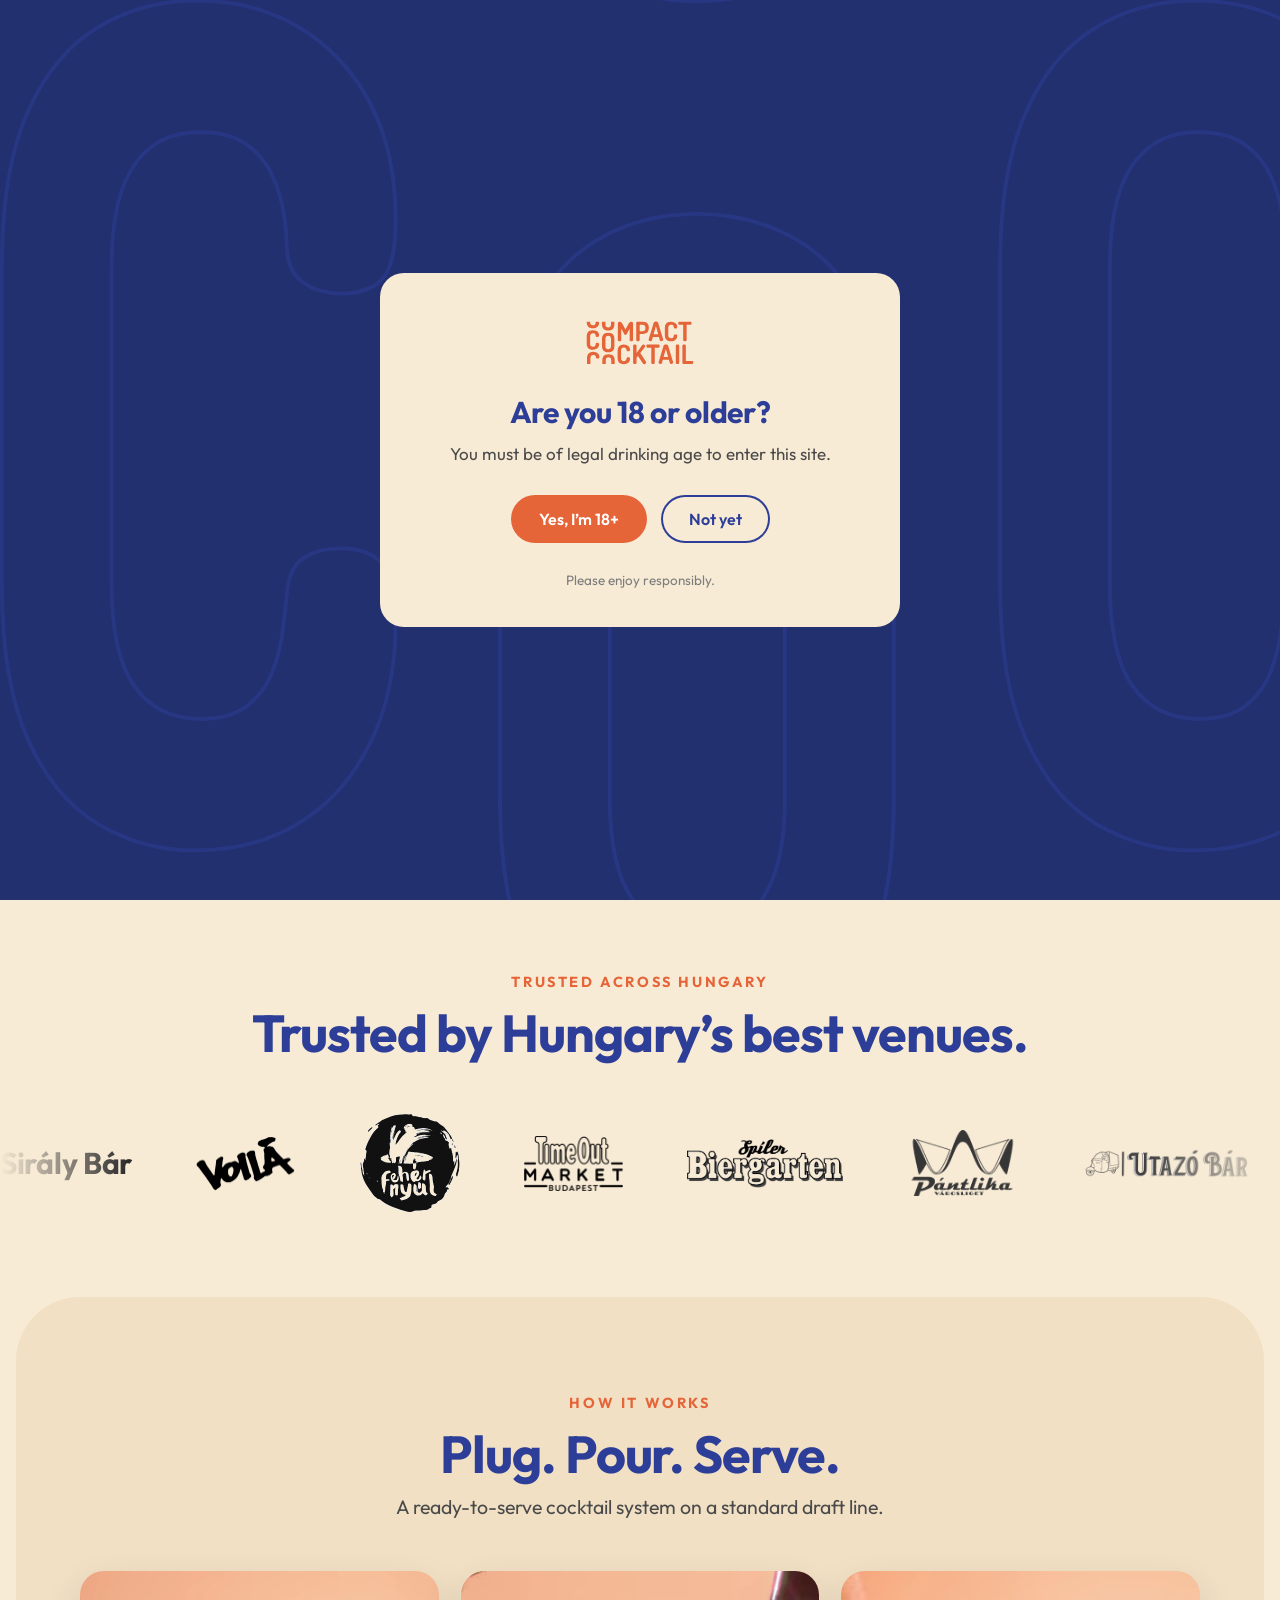
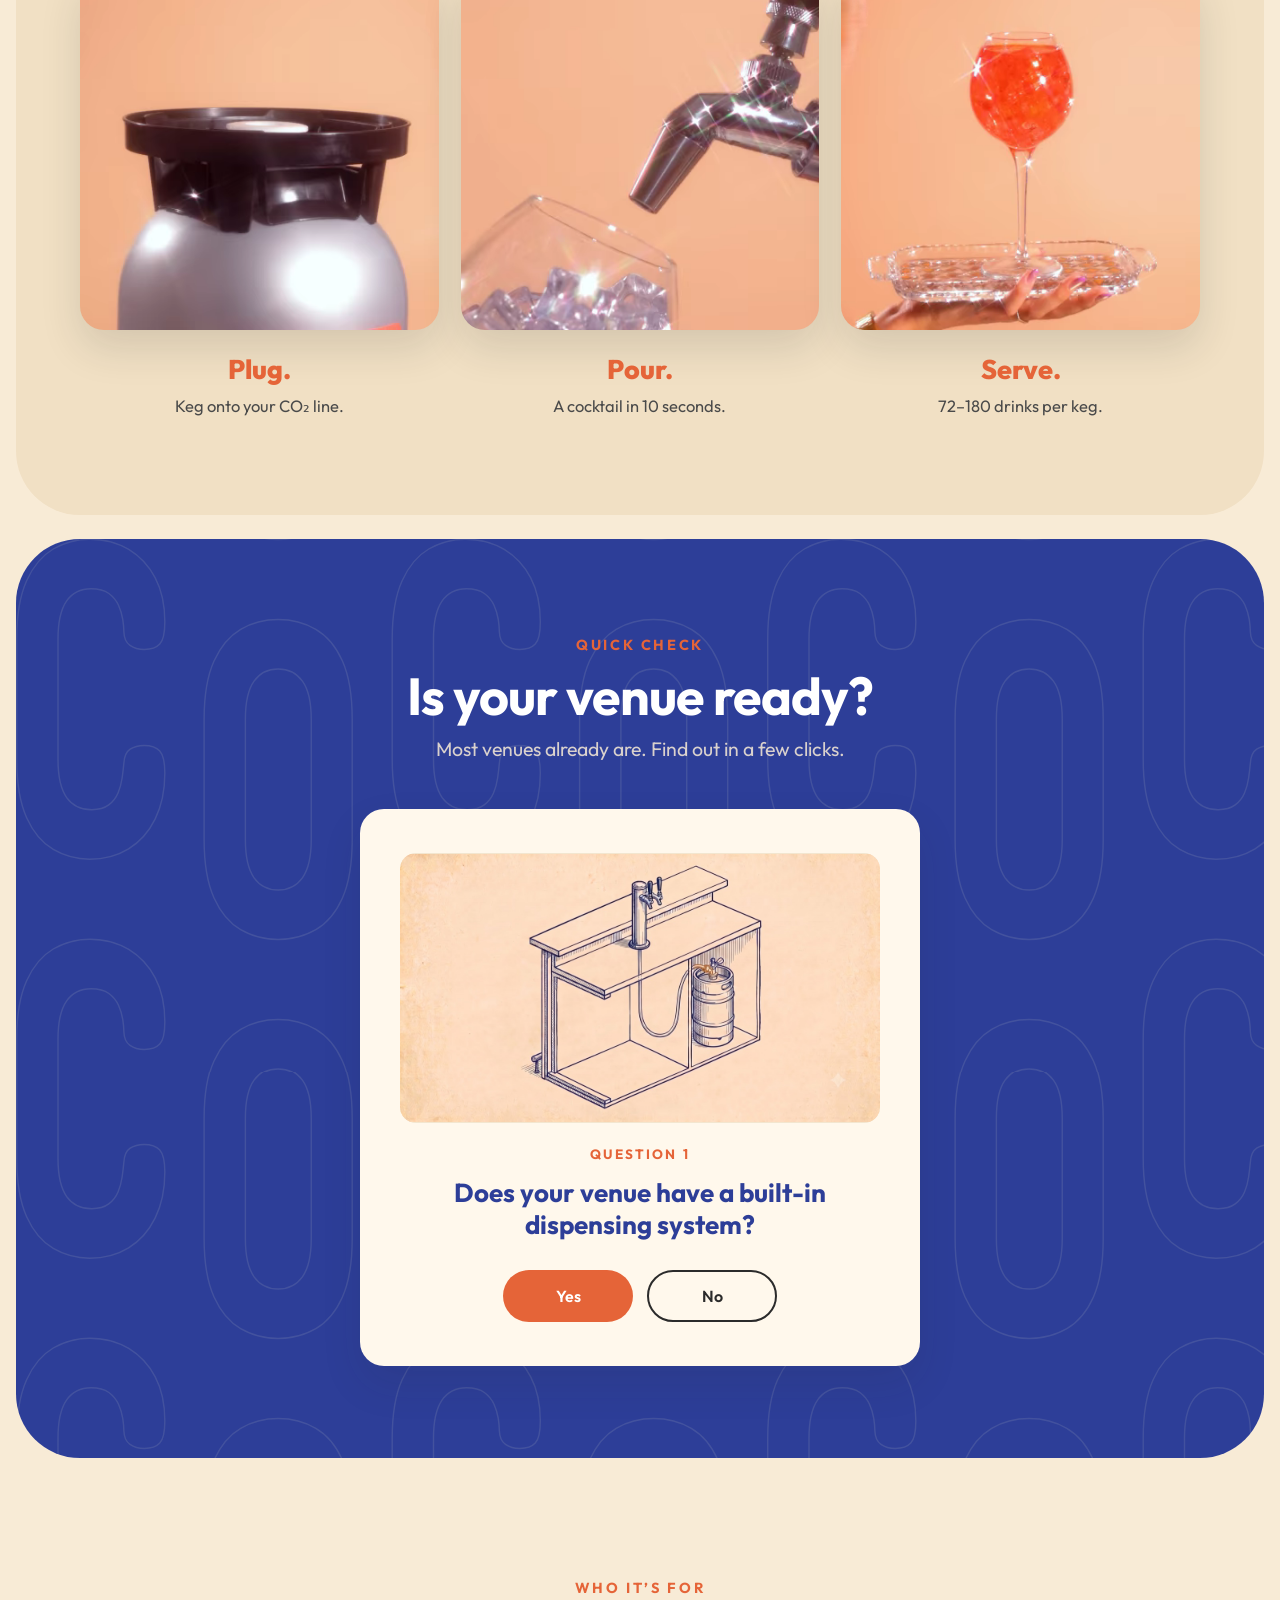
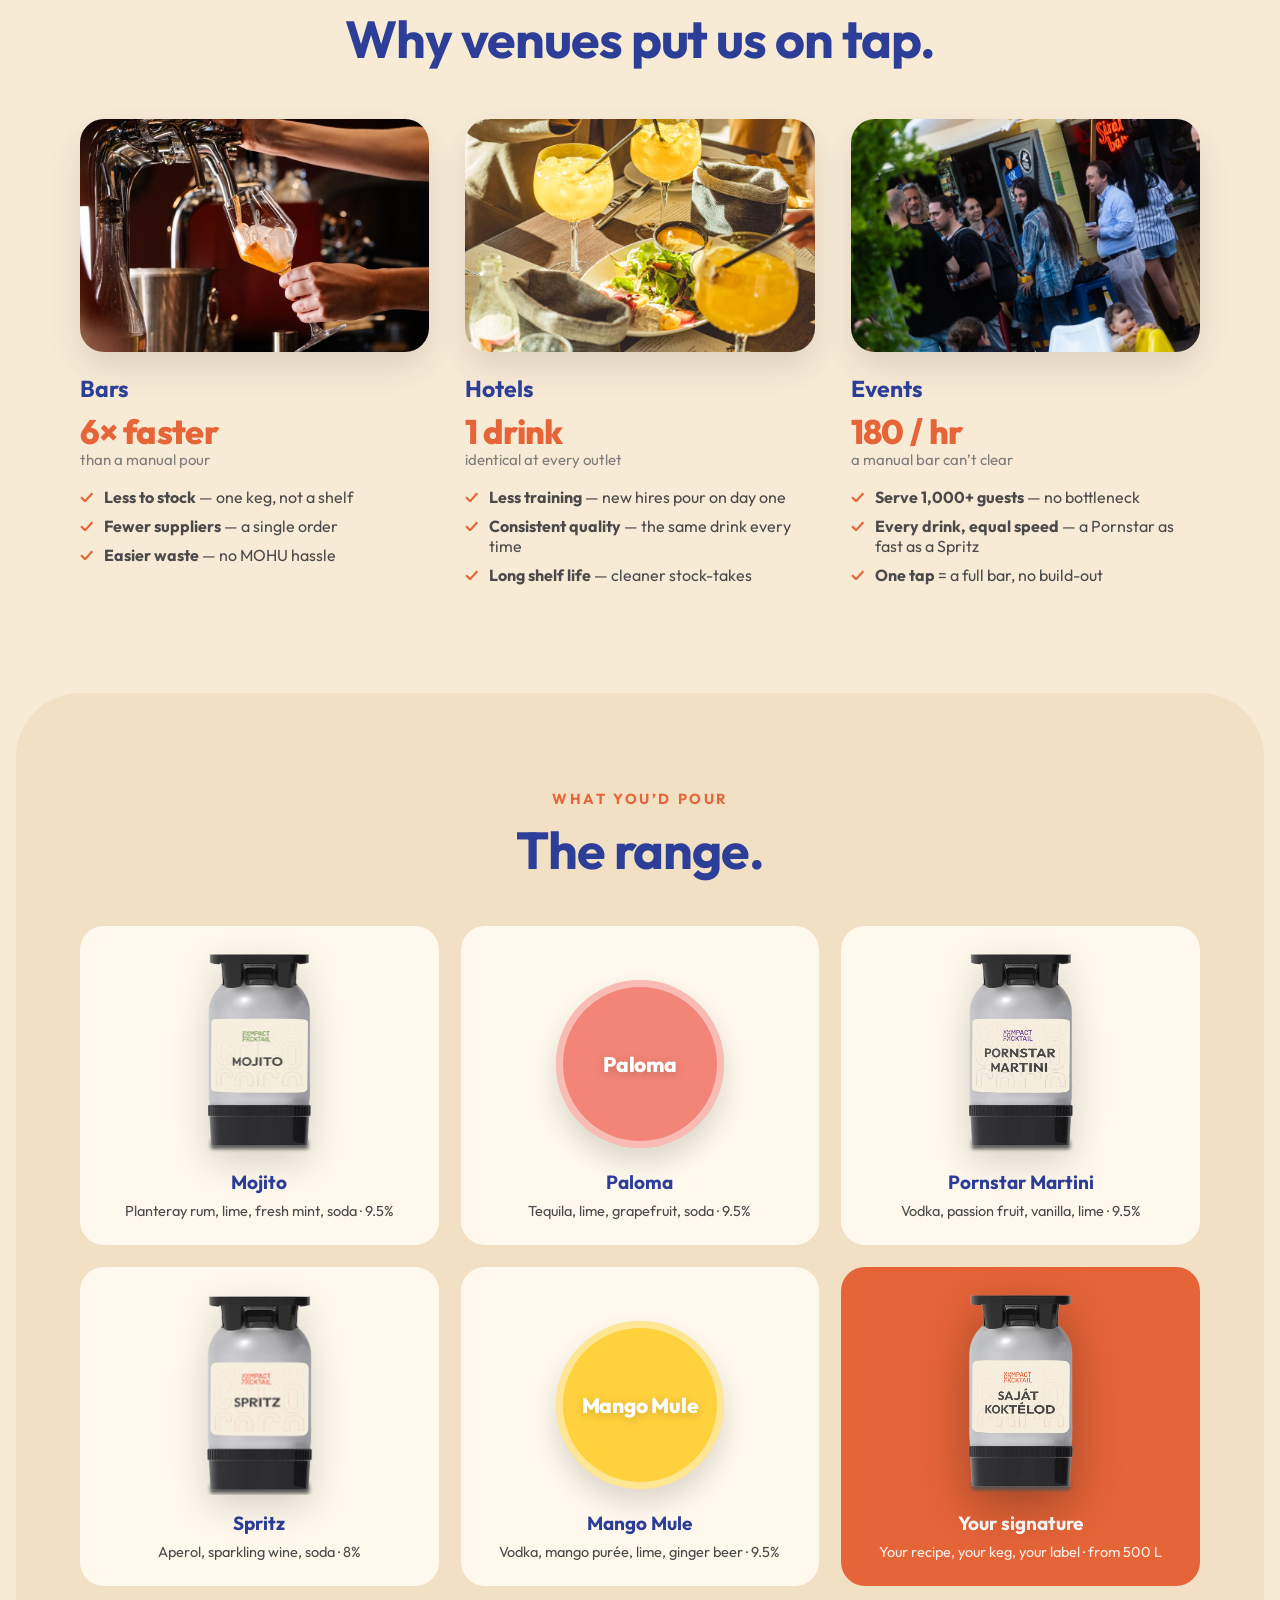
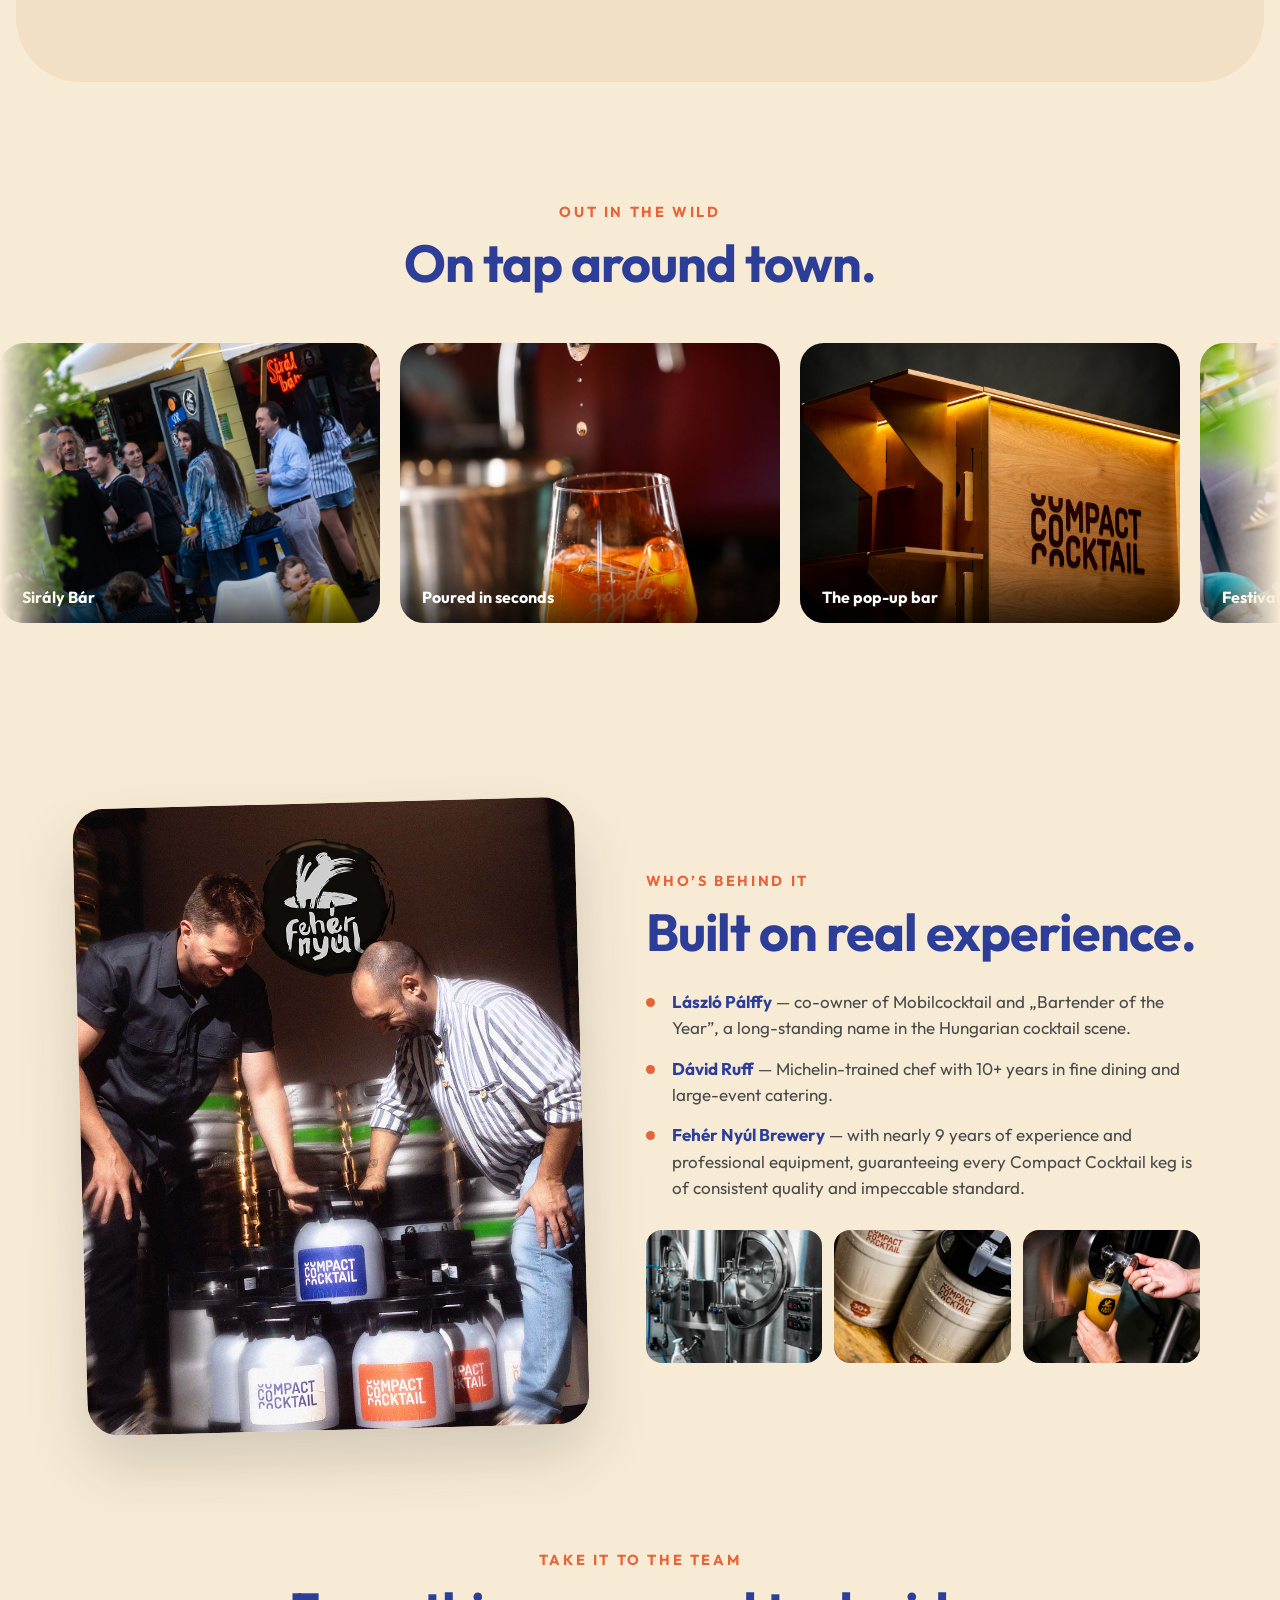
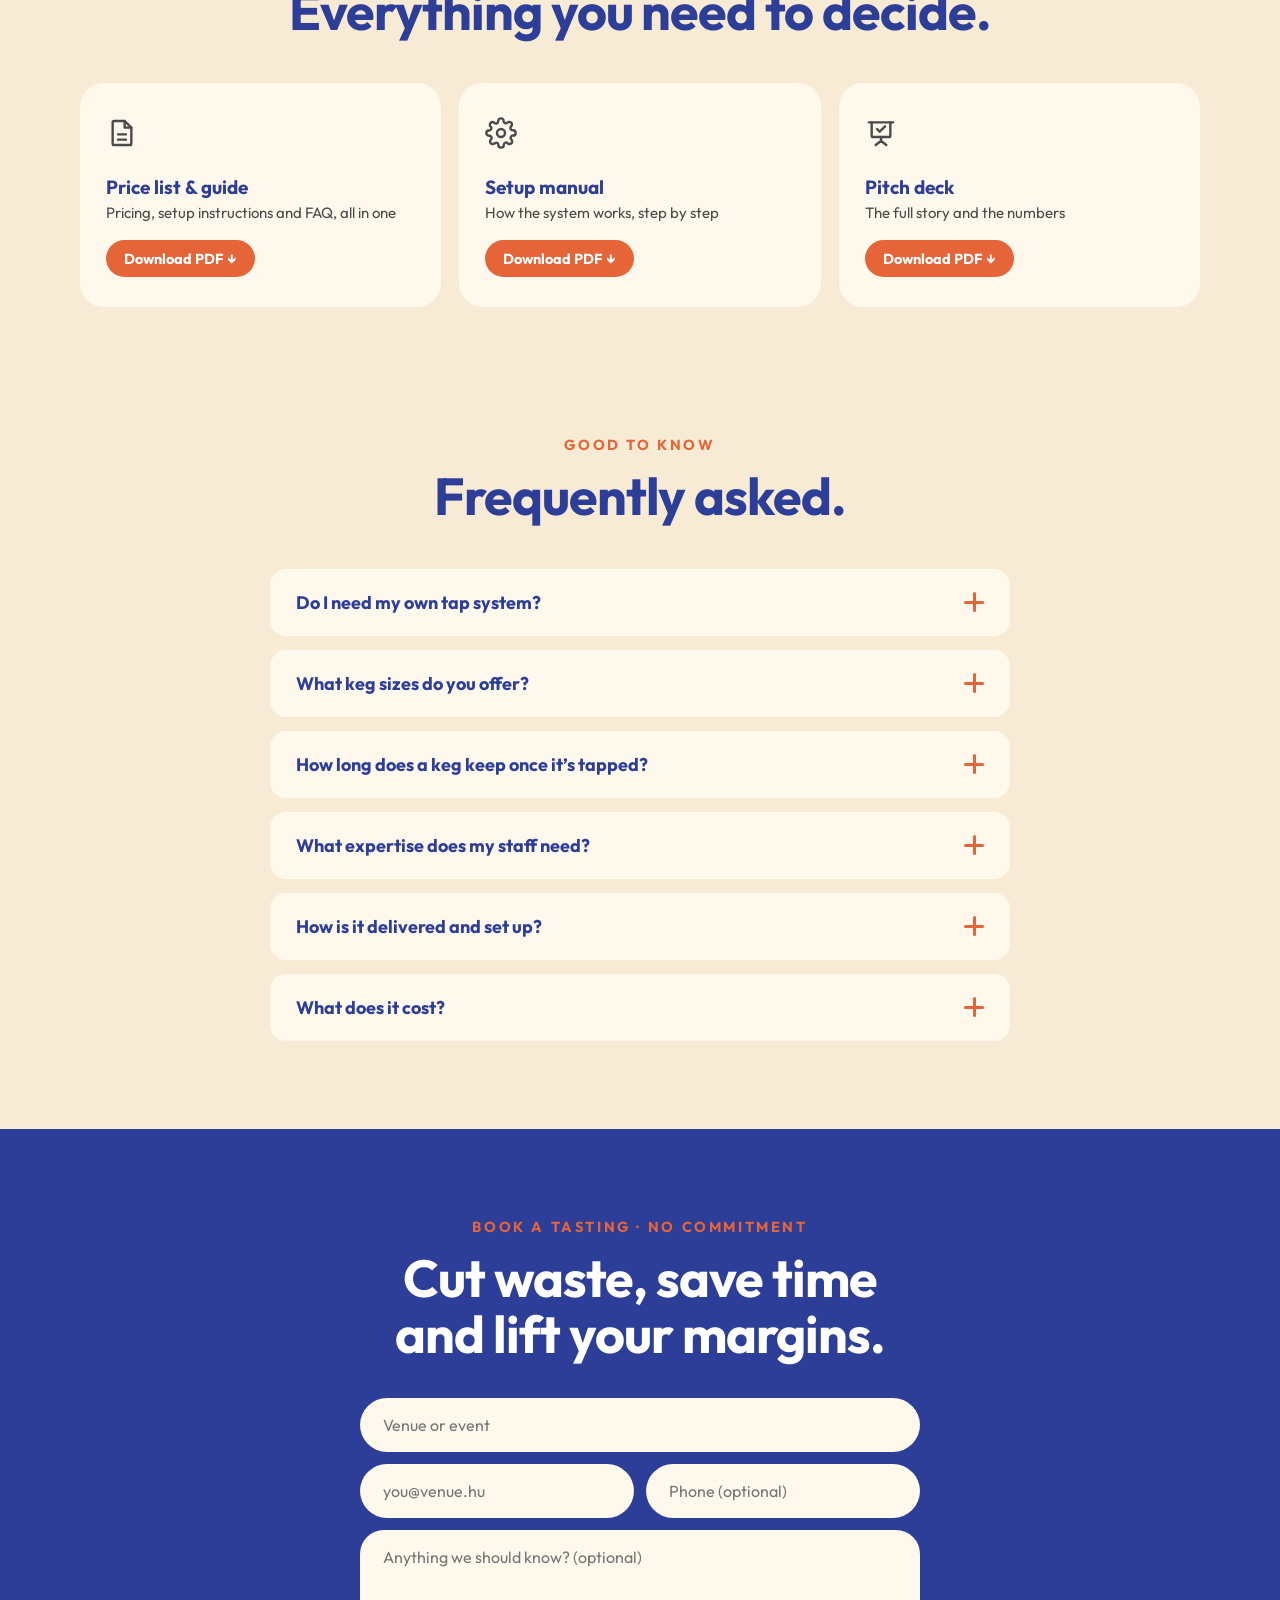
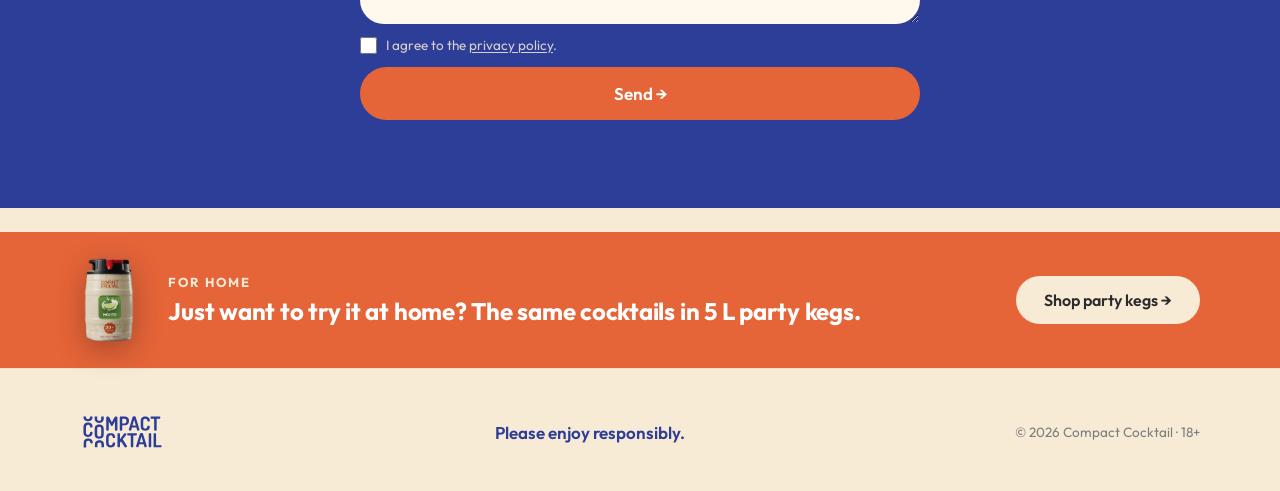
<file: en/on-tap.html>
<!DOCTYPE html>
<html lang="en">
<head>
<meta charset="UTF-8">
<meta name="viewport" content="width=device-width, initial-scale=1.0">
<title>Compact Cocktail on tap — premium cocktails, poured in seconds</title>
<meta name="description" content="Premium cocktails on tap for bars, hotels and events. 12–30L kegs on standard CO₂ draft — poured in 10 seconds, no training.">
<!-- TODO: confirm the production domain (placeholder below) -->
<link rel="canonical" href="https://compactcocktail.hu/en/on-tap.html">
<link rel="alternate" hreflang="hu" href="https://compactcocktail.hu/on-tap.html">
<link rel="alternate" hreflang="en" href="https://compactcocktail.hu/en/on-tap.html">
<link rel="alternate" hreflang="x-default" href="https://compactcocktail.hu/on-tap.html">
<link rel="stylesheet" href="../brand.css">
<link rel="stylesheet" href="../home.css">
<link rel="stylesheet" href="../ontap.css">
<link rel="stylesheet" href="../shared.css">
</head>
<body>

<!-- ===== NAV ===== -->
<header class="nav">
  <a class="nav-logo" href="index.html"><img src="../assets/logo-blue.svg" alt="Compact Cocktail"></a>
  <nav class="nav-links">
    <a href="#flavours">Flavours</a>
    <a href="#system">How it works</a>
    <a href="#why">Why on tap</a>
    <a href="#ready">Ready?</a>
    <a href="index.html" class="nav-b2b"><span class="nav-b2b-acr">B2C</span><span class="nav-b2b-full">For home (B2C)</span></a>
    <div class="nav-divider"></div>
    <div class="nav-cta-promo">
      <div class="nav-cta-shot">
        <img class="nav-cta-shot-garnish" src="../assets/garnish-mojito.png" alt="">
        <img class="nav-cta-shot-keg nav-cta-shot-keg-poly" src="../assets/poly-mojito.png" alt="">
      </div>
      <a href="#contact" class="nav-cta-mobile btn btn-primary">Get a quote</a>
    </div>
  </nav>
  <div class="nav-lang notranslate" translate="no" aria-label="Language"><a href="../on-tap.html" data-setlang="hu">HU</a><a href="on-tap.html" data-setlang="en" class="active">EN</a></div>
    <a href="#contact" class="btn btn-primary nav-cta">Get a quote</a>
  <button class="nav-burger" aria-label="Menu" aria-expanded="false"><span></span><span></span><span></span></button>
</header>

<!-- ===== 1 · HERO — same flavour-switcher as B2C, 12L trade kegs.
     TODO: add Paloma + Mango Mule once poly-keg photos for those exist
     (only Mojito/Pornstar/Spritz are shot so far). ===== -->
<section class="ot-hero" id="flavours">
  <div class="ot-hero-panel">
    <div class="ot-hero-pattern" aria-hidden="true"></div>
    <div class="wrap ot-hero-grid">
      <div class="ot-hero-copy">
        <p class="eyebrow eyebrow-onblue">Compact Cocktail on tap</p>
        <h1>Premium cocktails.<br>Poured in 10&nbsp;seconds.</h1>
        <p class="ot-hero-sub">Real cocktails on tap. Plug the keg, pull the tap, serve.</p>
        <div class="ot-hero-btns">
          <a href="#contact" class="btn btn-primary">Get a quote&nbsp;&rarr;</a>
          <a href="#ready" class="btn ot-btn-ghost">Is your venue tap&#8209;ready?&nbsp;&rarr;</a>
        </div>
      </div>
      <div class="hero-stage ot-hero-stage">
        <img class="hero-garnish" src="../assets/garnish-mojito.png" alt="">
        <img class="hero-keg" src="../assets/poly-mojito.png" alt="Compact Cocktail 12L trade keg">
        <div class="hero-flavour-name">Mojito</div>
        <div class="hero-cursor" aria-hidden="true">Next flavor&nbsp;&rarr;</div>
      </div>
    </div>
    <div class="hero-dots" role="tablist" aria-label="Flavors"></div>
  </div>
</section>

<!-- ===== 1b · TRUSTED — social-proof strip, right under the hero ===== -->
<section class="ot-trusted">
  <div class="wrap">
    <p class="eyebrow eyebrow-onblack">Trusted across Hungary</p>
    <h2 class="ot-trusted-line">Trusted by Hungary&rsquo;s best venues.</h2>
  </div>
  <!-- same moving banner as B2C; venue logo+name pairs rendered from
       OT_VENUES in ontap.js — initials chips until real logos arrive -->
  <div class="ticker" aria-hidden="true">
    <div class="ticker-track"></div>
  </div>
</section>

<!-- ===== 2 · THE SYSTEM — Plug. Pour. Serve. (moved up: explain what it
     is before qualifying who it's for) ===== -->
<section class="ot-system" id="system">
  <div class="wrap">
    <p class="eyebrow">How it works</p>
    <h2>Plug. Pour. Serve.</h2>
    <p class="section-sub">A ready-to-serve cocktail system on a standard draft line.</p>
    <div class="ot-steps">
      <div class="ot-step">
        <video class="ot-step-video" autoplay muted loop playsinline poster="../assets/plug-poster.jpg">
          <source src="../assets/plug.webm" type="video/webm"><source src="../assets/plug.mp4" type="video/mp4">
        </video>
        <h3>Plug.</h3><p>Keg onto your CO&#8322; line.</p>
      </div>
      <div class="ot-step">
        <video class="ot-step-video" autoplay muted loop playsinline poster="../assets/pour-poster.jpg">
          <source src="../assets/pour.webm" type="video/webm"><source src="../assets/pour.mp4" type="video/mp4">
        </video>
        <h3>Pour.</h3><p>A cocktail in 10 seconds.</p>
      </div>
      <div class="ot-step">
        <video class="ot-step-video" autoplay muted loop playsinline poster="../assets/serve-poster.jpg">
          <source src="../assets/serve.webm" type="video/webm"><source src="../assets/serve.mp4" type="video/mp4">
        </video>
        <h3>Serve.</h3><p>72&ndash;180 drinks per keg.</p>
      </div>
    </div>
  </div>
</section>

<!-- ===== 3 · READY? — the #1 B2B tool, moved directly under the system
     (client: this is what venues stall on). One question at a time; each
     ends in a pre-filled contact form. Flow = Lackó's dispensing-system PDF.
     Per-question sketches injected by ontap.js (graphics TODO). ===== -->
<section class="ot-quiz" id="ready">
  <div class="wrap">
    <p class="eyebrow">Quick check</p>
    <h2>Is your venue ready?</h2>
    <p class="section-sub">Most venues already are. Find out in a few clicks.</p>
    <div class="ot-wizard" id="wizard"></div>
  </div>
</section>

<!-- ===== 4 · WHY VENUES PUT US ON TAP — qualify, who it's for ===== -->
<section class="ot-why" id="why">
  <div class="wrap">
    <p class="eyebrow">Who it&rsquo;s for</p>
    <h2>Why venues put us on tap.</h2>
    <div class="ot-why-grid">
      <article class="ot-card">
        <div class="ot-card-photo"><img src="../assets/card-bars.jpg" alt="A bartender pouring a Compact Cocktail from the tap at Gajdó"></div>
        <h3>Bars</h3>
        <p class="ot-stat"><b>6&times; faster</b><span>than a manual pour</span></p>
        <ul>
          <li><b>Less to stock</b> &mdash; one keg, not a shelf</li>
          <li><b>Fewer suppliers</b> &mdash; a single order</li>
          <li><b>Easier waste</b> &mdash; no MOHU hassle</li>
        </ul>
      </article>
      <article class="ot-card">
        <div class="ot-card-photo"><img src="../assets/card-hotels.jpg" alt="Guests at VakVarju Buda enjoying Compact Cocktails at the table"></div>
        <h3>Hotels</h3>
        <p class="ot-stat"><b>1 drink</b><span>identical at every outlet</span></p>
        <ul>
          <li><b>Less training</b> &mdash; new hires pour on day one</li>
          <li><b>Consistent quality</b> &mdash; the same drink every time</li>
          <li><b>Long shelf life</b> &mdash; cleaner stock-takes</li>
        </ul>
      </article>
      <article class="ot-card">
        <div class="ot-card-photo"><img src="../assets/card-events.jpg" alt="A crowd around the Compact Cocktail bar at Sirály Bár"></div>
        <h3>Events</h3>
        <p class="ot-stat"><b>180&thinsp;/&thinsp;hr</b><span>a manual bar can&rsquo;t clear</span></p>
        <ul>
          <li><b>Serve 1,000+ guests</b> &mdash; no bottleneck</li>
          <li><b>Every drink, equal speed</b> &mdash; a Pornstar as fast as a Spritz</li>
          <li><b>One tap</b> = a full bar, no build-out</li>
        </ul>
      </article>
    </div>
  </div>
</section>

<!-- ===== 5 · THE RANGE — polykegs with the B2C flavour lines ===== -->
<section class="ot-range">
  <div class="wrap">
    <p class="eyebrow">What you&rsquo;d pour</p>
    <h2>The range.</h2>
    <!-- real polykeg photos where we have them; TODO: shoot Paloma + Mango
         Mule polykegs (new angled photos coming from Noel) — CSS sticker
         stands in for those two until then. -->
    <div class="ot-kegs">
      <figure class="ot-keg"><img class="ot-keg-photo" src="../assets/poly-mojito.png" alt="Mojito polykeg"><figcaption>Mojito</figcaption><p class="ot-keg-ing">Planteray rum, lime, fresh mint, soda &middot; 9.5%</p></figure>
      <figure class="ot-keg"><div class="ot-sticker" style="--fl:var(--fl-paloma)"><span>Paloma</span></div><figcaption>Paloma</figcaption><p class="ot-keg-ing">Tequila, lime, grapefruit, soda &middot; 9.5%</p></figure>
      <figure class="ot-keg"><img class="ot-keg-photo" src="../assets/poly-pornstar.png" alt="Pornstar Martini polykeg"><figcaption>Pornstar Martini</figcaption><p class="ot-keg-ing">Vodka, passion fruit, vanilla, lime &middot; 9.5%</p></figure>
      <figure class="ot-keg"><img class="ot-keg-photo" src="../assets/poly-spritz.png" alt="Spritz polykeg"><figcaption>Spritz</figcaption><p class="ot-keg-ing">Aperol, sparkling wine, soda &middot; 8%</p></figure>
      <figure class="ot-keg"><div class="ot-sticker" style="--fl:var(--fl-mango)"><span>Mango Mule</span></div><figcaption>Mango Mule</figcaption><p class="ot-keg-ing">Vodka, mango purée, lime, ginger beer &middot; 9.5%</p></figure>
      <figure class="ot-keg ot-keg-sig"><img class="ot-keg-photo" src="../assets/poly-yourcocktail.png" alt="Your own signature polykeg"><figcaption>Your signature</figcaption><p class="ot-keg-ing">Your recipe, your keg, your label &middot; from 500&thinsp;L</p></figure>
    </div>
  </div>
</section>

<!-- ===== 6 · GLIMPSES FROM EVENTS — full-bleed auto-scrolling marquee;
     figures duplicated (second set aria-hidden) for a seamless loop ===== -->
<section class="ot-gallery">
  <div class="wrap">
    <p class="eyebrow">Out in the wild</p>
    <h2>On tap around town.</h2>
  </div>
  <div class="ot-marquee">
    <div class="ot-marquee-track">
      <figure class="ot-marquee-item"><img src="../assets/ev-siraly.jpg" alt="Guests around the Compact Cocktail bar hut at Sirály Bár"><figcaption>Sirály Bár</figcaption></figure>
      <figure class="ot-marquee-item"><img src="../assets/ev-pour.jpg" alt="A Compact Cocktail dripping into a glass at Gajdó"><figcaption>Poured in seconds</figcaption></figure>
      <figure class="ot-marquee-item"><img src="../assets/ev-popup-bar.jpg" alt="The branded Compact Cocktail pop-up bar counter"><figcaption>The pop-up bar</figcaption></figure>
      <figure class="ot-marquee-item"><img src="../assets/ev-festival.jpg" alt="Guests enjoying Compact Cocktails at a festival garden"><figcaption>Festival garden</figcaption></figure>
      <figure class="ot-marquee-item"><img src="../assets/ev-garnish.jpg" alt="A bartender garnishing two Compact Cocktails"><figcaption>Garnished to order</figcaption></figure>
      <figure class="ot-marquee-item"><img src="../assets/ev-spritz.jpg" alt="Guests toasting with Compact Cocktails at VakVarju Beach"><figcaption>VakVarju Beach</figcaption></figure>
      <figure class="ot-marquee-item"><img src="../assets/ev-ice-keg.jpg" alt="A Compact Cocktail keg encased in a block of ice"><figcaption>Keg on ice</figcaption></figure>
      <!-- duplicate set for the seamless loop -->
      <figure class="ot-marquee-item" aria-hidden="true"><img src="../assets/ev-siraly.jpg" alt=""><figcaption>Sirály Bár</figcaption></figure>
      <figure class="ot-marquee-item" aria-hidden="true"><img src="../assets/ev-pour.jpg" alt=""><figcaption>Poured in seconds</figcaption></figure>
      <figure class="ot-marquee-item" aria-hidden="true"><img src="../assets/ev-popup-bar.jpg" alt=""><figcaption>The pop-up bar</figcaption></figure>
      <figure class="ot-marquee-item" aria-hidden="true"><img src="../assets/ev-festival.jpg" alt=""><figcaption>Festival garden</figcaption></figure>
      <figure class="ot-marquee-item" aria-hidden="true"><img src="../assets/ev-garnish.jpg" alt=""><figcaption>Garnished to order</figcaption></figure>
      <figure class="ot-marquee-item" aria-hidden="true"><img src="../assets/ev-spritz.jpg" alt=""><figcaption>VakVarju Beach</figcaption></figure>
      <figure class="ot-marquee-item" aria-hidden="true"><img src="../assets/ev-ice-keg.jpg" alt=""><figcaption>Keg on ice</figcaption></figure>
    </div>
  </div>
</section>

<!-- ===== 7 · THE PEOPLE — same credential line as B2C makers ===== -->
<section class="ot-makers">
  <div class="wrap ot-makers-grid">
    <!-- B2B keeps the closer-connection founders copy (client feedback);
         image swap pending Noel's fresh photos -->
    <div class="ot-makers-photo"><img src="../assets/founders-kegs.jpg" alt="The founders laughing over a stack of Compact Cocktail kegs"></div>
    <div class="ot-makers-copy">
      <p class="eyebrow">Who&rsquo;s behind it</p>
      <h2>Built on real experience.</h2>
      <ul class="ot-founders">
        <li><b>László Pálffy</b> &mdash; co-owner of Mobilcocktail and &bdquo;Bartender of the Year&rdquo;, a long-standing name in the Hungarian cocktail scene.</li>
        <li><b>Dávid Ruff</b> &mdash; Michelin-trained chef with 10+ years in fine dining and large-event catering.</li>
        <li><b>Fehér Nyúl Brewery</b> &mdash; with nearly 9 years of experience and professional equipment, guaranteeing every Compact Cocktail keg is of consistent quality and impeccable standard.</li>
      </ul>
      <div class="ot-brewery-thumbs">
        <div class="ot-thumb"><img src="../assets/brewery-tanks.jpg" alt="Fermentation tanks at the Fehér Nyúl brewery"></div>
        <div class="ot-thumb"><img src="../assets/brewery-kegs.jpg" alt="Compact Cocktail kegs ready on the production line"></div>
        <div class="ot-thumb"><img src="../assets/brewery-pour.jpg" alt="Pouring a fresh pour straight from the tank"></div>
      </div>
    </div>
  </div>
</section>

<!-- ===== 9 · DOCS — downloadable files, clearly ===== -->
<section class="ot-docs">
  <div class="wrap">
    <p class="eyebrow">Take it to the team</p>
    <h2>Everything you need to decide.</h2>
    <div class="ot-docs-grid">
      <a class="ot-doc" href="../assets/price-list.pdf" download>
        <span class="ot-doc-ic" aria-hidden="true"><svg viewBox="0 0 24 24" fill="none" stroke="currentColor" stroke-width="1.8" stroke-linecap="round" stroke-linejoin="round"><path d="M14 3H6a1 1 0 0 0-1 1v16a1 1 0 0 0 1 1h12a1 1 0 0 0 1-1V8z"/><path d="M14 3v5h5"/><path d="M9 13h6M9 17h6"/></svg></span>
        <b>Price list &amp; guide</b><span>Pricing, setup instructions and FAQ, all in one</span>
        <em>Download PDF &darr;</em>
      </a>
      <!-- TODO: link the real PDFs -->
      <a class="ot-doc" href="#" download>
        <span class="ot-doc-ic" aria-hidden="true"><svg viewBox="0 0 24 24" fill="none" stroke="currentColor" stroke-width="1.8" stroke-linecap="round" stroke-linejoin="round"><circle cx="12" cy="12" r="3"/><path d="M19.4 15a1.65 1.65 0 0 0 .33 1.82l.06.06a2 2 0 1 1-2.83 2.83l-.06-.06a1.65 1.65 0 0 0-1.82-.33 1.65 1.65 0 0 0-1 1.51V21a2 2 0 1 1-4 0v-.09a1.65 1.65 0 0 0-1-1.51 1.65 1.65 0 0 0-1.82.33l-.06.06a2 2 0 1 1-2.83-2.83l.06-.06a1.65 1.65 0 0 0 .33-1.82 1.65 1.65 0 0 0-1.51-1H3a2 2 0 1 1 0-4h.09a1.65 1.65 0 0 0 1.51-1 1.65 1.65 0 0 0-.33-1.82l-.06-.06a2 2 0 1 1 2.83-2.83l.06.06a1.65 1.65 0 0 0 1.82.33h0a1.65 1.65 0 0 0 1-1.51V3a2 2 0 1 1 4 0v.09a1.65 1.65 0 0 0 1 1.51h0a1.65 1.65 0 0 0 1.82-.33l.06-.06a2 2 0 1 1 2.83 2.83l-.06.06a1.65 1.65 0 0 0-.33 1.82v0a1.65 1.65 0 0 0 1.51 1H21a2 2 0 1 1 0 4h-.09a1.65 1.65 0 0 0-1.51 1z"/></svg></span>
        <b>Setup manual</b><span>How the system works, step by step</span>
        <em>Download PDF &darr;</em>
      </a>
      <a class="ot-doc" href="#" download>
        <span class="ot-doc-ic" aria-hidden="true"><svg viewBox="0 0 24 24" fill="none" stroke="currentColor" stroke-width="1.8" stroke-linecap="round" stroke-linejoin="round"><path d="M3 4h18"/><path d="M5 4v10a1 1 0 0 0 1 1h12a1 1 0 0 0 1-1V4"/><path d="M12 15v3"/><path d="m8 21 4-3 4 3"/><path d="M9 9l2 2 4-4"/></svg></span>
        <b>Pitch deck</b><span>The full story and the numbers</span>
        <em>Download PDF &darr;</em>
      </a>
    </div>
  </div>
</section>

<!-- ===== 9b · FAQ — accordion; a web version of the price-list PDF's FAQ. ===== -->
<section class="ot-faq">
  <div class="wrap">
    <p class="eyebrow">Good to know</p>
    <h2>Frequently asked.</h2>
    <div class="ot-faq-list">
      <details class="ot-faq-item">
        <summary>Do I need my own tap system?<span class="ot-faq-ic" aria-hidden="true"></span></summary>
        <div class="ot-faq-a"><p>No special equipment &mdash; CoCo pours through a classic beer tap system. All you need is an &ldquo;F&rdquo; type KeyKeg coupler and standard cleaning gear, which most venues already have. No tap on site? A mobile unit solves it, and we sort the setup together.</p></div>
      </details>
      <details class="ot-faq-item">
        <summary>What keg sizes do you offer?<span class="ot-faq-ic" aria-hidden="true"></span></summary>
        <div class="ot-faq-a"><p>12&thinsp;L PolyKegs and 30&thinsp;L kegs. A 12&thinsp;L PolyKeg pours about 72&ndash;75 servings &mdash; each one 160&thinsp;ml, poured exactly as a bartender would make it, dilution included.</p></div>
      </details>
      <details class="ot-faq-item">
        <summary>How long does a keg keep once it&rsquo;s tapped?<span class="ot-faq-ic" aria-hidden="true"></span></summary>
        <div class="ot-faq-a"><p>2&ndash;3 weeks once opened. The PolyKeg&rsquo;s bag-in-keg design means gas only ever squeezes the bag from outside &mdash; it never touches the cocktail, so nothing oxidizes. Unopened, a keg keeps for at least 12 months from its production date.</p></div>
      </details>
      <details class="ot-faq-item">
        <summary>What expertise does my staff need?<span class="ot-faq-ic" aria-hidden="true"></span></summary>
        <div class="ot-faq-a"><p>None &mdash; it works exactly like pouring a beer. A cocktail is ready in 10&ndash;12 seconds, versus 2&ndash;3 minutes for a hand-made one, and the alcohol content (8&ndash;10% ABV) matches the traditional recipe exactly.</p></div>
      </details>
      <details class="ot-faq-item">
        <summary>How is it delivered and set up?<span class="ot-faq-ic" aria-hidden="true"></span></summary>
        <div class="ot-faq-a"><p>Free delivery within Budapest for orders of at least one keg; countrywide delivery is arranged with partner carriers. You can also pick kegs up in person at our Soroksári &uacute;t location. We set the system up with you the first time and leave you with ongoing support and a troubleshooting manual.</p></div>
      </details>
      <details class="ot-faq-item">
        <summary>What does it cost?<span class="ot-faq-ic" aria-hidden="true"></span></summary>
        <div class="ot-faq-a"><p>12&thinsp;L kegs run roughly 57,000&ndash;67,000&nbsp;Ft depending on flavour (about 690&ndash;890&nbsp;Ft per drink), 30&thinsp;L from ~130,000&nbsp;Ft. A 2,000&nbsp;Ft admin fee applies per order, and prices exclude VAT. Full per-flavour and volume pricing is in the price list above &mdash; or get in touch and we&rsquo;ll walk you through the numbers.</p></div>
      </details>
    </div>
  </div>
</section>

<!-- ===== 8 · FINAL CTA — get in touch ===== -->
<section class="ot-contact" id="contact">
  <div class="wrap ot-contact-inner">
    <p class="eyebrow eyebrow-onblue">Book a tasting &middot; no commitment</p>
    <h2 class="ot-contact-head">Cut waste, save time and lift your margins.</h2>
    <!-- submits via ccSubmitForm (shared.js) — backend TODO -->
    <form class="ot-form">
      <input type="text" name="venue" placeholder="Venue or event" aria-label="Venue or event" required>
      <div class="ot-form-row">
        <input type="email" name="email" placeholder="you@venue.hu" aria-label="Email" required>
        <input type="tel" name="phone" placeholder="Phone (optional)" aria-label="Phone">
      </div>
      <textarea name="message" rows="3" placeholder="Anything we should know? (optional)" aria-label="Message"></textarea>
      <label class="cc-check cc-check-onblue">
        <input type="checkbox" name="privacy" required>
        <span>I agree to the <a href="privacy.html" target="_blank" rel="noopener">privacy policy</a>.</span>
      </label>
      <button class="btn btn-primary" type="submit">Send&nbsp;&rarr;</button>
    </form>
    <p class="ot-sent" hidden>Thanks &mdash; we&rsquo;ll be in touch within a day.</p>
  </div>
</section>

<!-- ===== 11 · FOR HOME — slim orange strip mirroring the B2C bridge;
     a 5L keg thumbnail signals it's the party-keg side ===== -->
<section class="ot-b2c-strip">
  <div class="wrap ot-b2c-strip-inner">
    <img class="ot-b2c-thumb" src="../assets/keg-full-mojito.png" alt="5L Compact Cocktail party keg">
    <div class="ot-b2c-strip-copy">
      <p class="ot-b2c-strip-eyebrow">For home</p>
      <p class="ot-b2c-strip-head">Just want to try it at home? The same cocktails in 5&thinsp;L party kegs.</p>
    </div>
    <a href="index.html#flavours" class="btn btn-light">Shop party kegs&nbsp;&rarr;</a>
  </div>
</section>

<footer class="footer">
  <div class="wrap footer-grid">
    <img src="../assets/logo-blue.svg" alt="Compact Cocktail" class="footer-logo">
    <p class="footer-msg">Please enjoy responsibly.</p>
    <p class="footer-fine">&copy; 2026 Compact Cocktail &middot; 18+</p>
  </div>
</footer>

<script src="../shared.js"></script>
<script src="../ontap.js"></script>
</body>
</html>
</file>
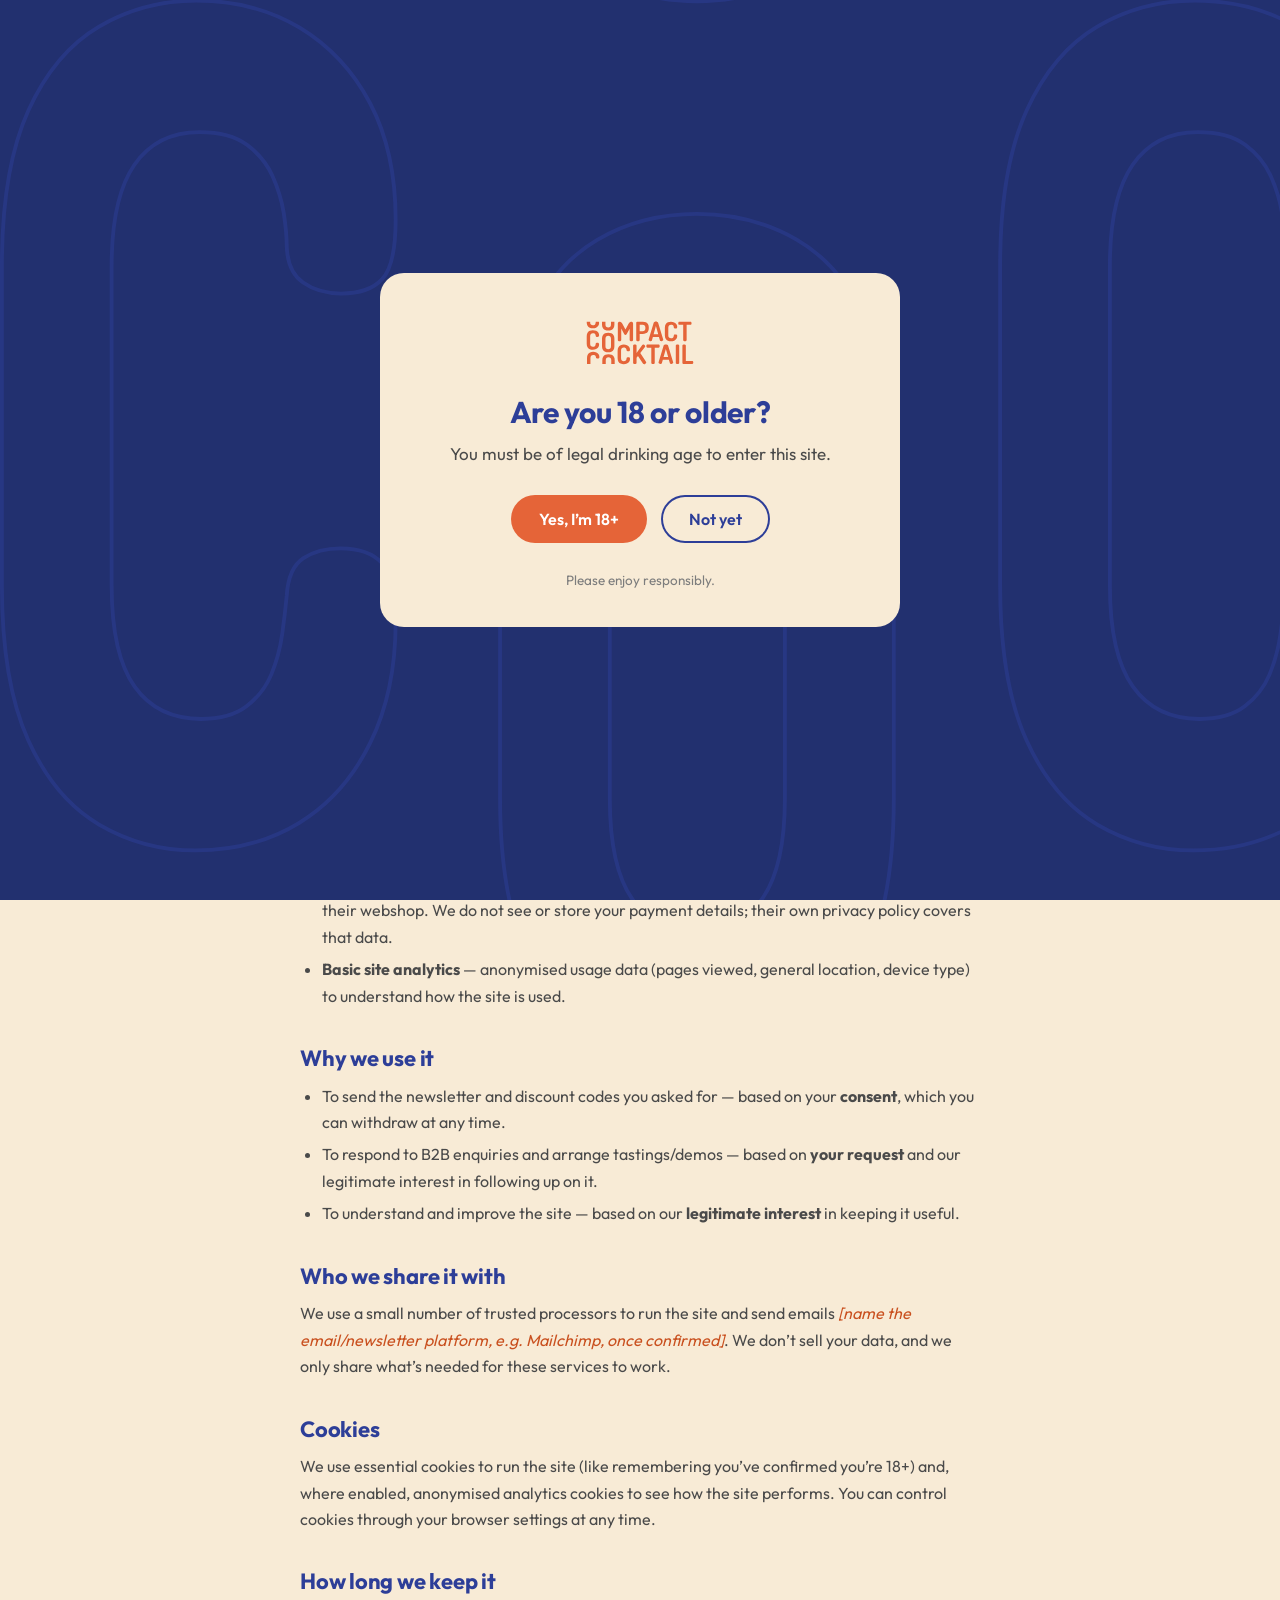
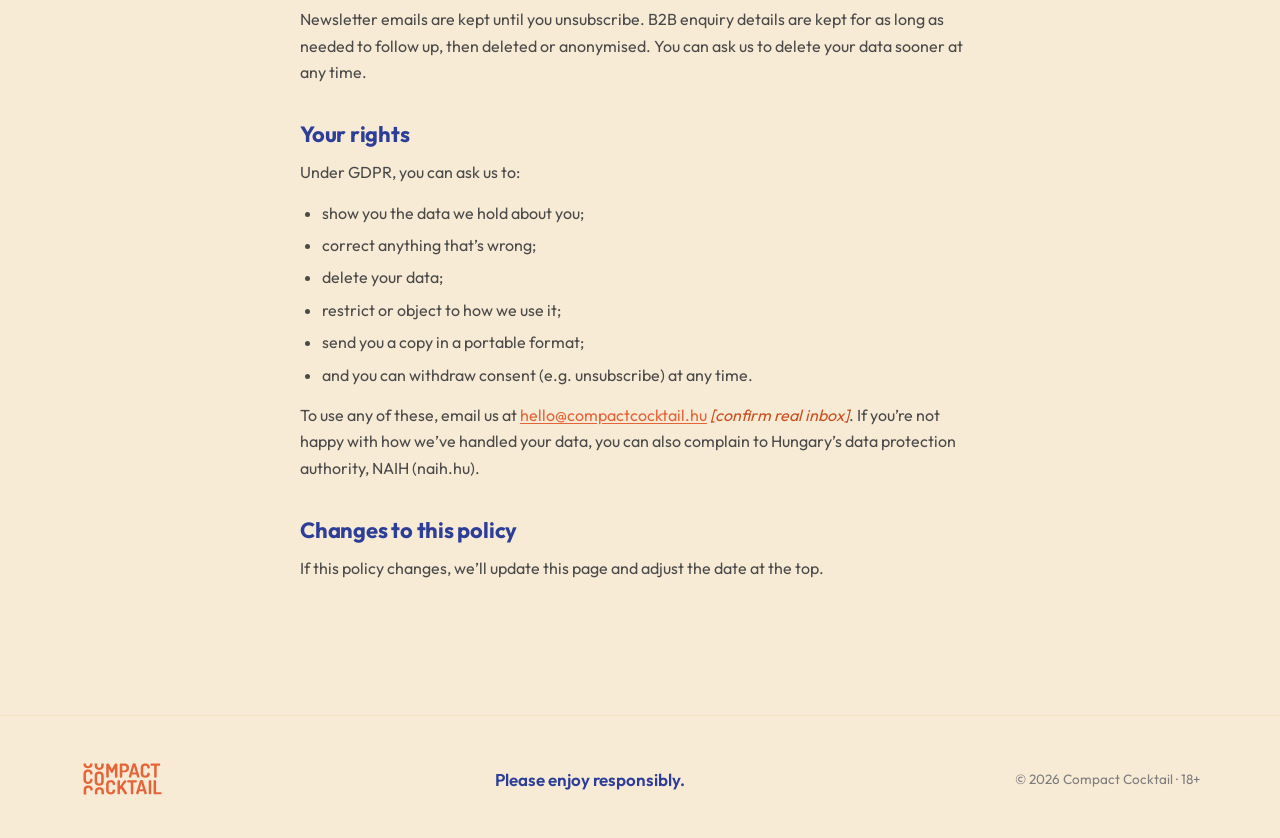
<file: en/privacy.html>
<!DOCTYPE html>
<html lang="en">
<head>
<meta charset="UTF-8">
<meta name="viewport" content="width=device-width, initial-scale=1.0">
<title>Privacy Policy — Compact Cocktail</title>
<meta name="description" content="How Compact Cocktail collects, uses and protects your data.">
<meta name="robots" content="noindex">
<!-- TODO: confirm the production domain (placeholder below) -->
<link rel="canonical" href="https://compactcocktail.hu/en/privacy.html">
<link rel="stylesheet" href="../brand.css">
<link rel="stylesheet" href="../home.css">
<link rel="stylesheet" href="../shared.css">
<link rel="stylesheet" href="../legal.css">
</head>
<body>

<!-- ===== NAV ===== -->
<header class="nav">
  <a class="nav-logo" href="index.html"><img src="../assets/logo-orange.svg" alt="Compact Cocktail"></a>
  <nav class="nav-links">
    <a href="index.html#flavours">Flavors</a>
    <a href="index.html#how">How it works</a>
    <a href="index.html#makers">The makers</a>
    <a href="on-tap.html" class="nav-b2b">B2B</a>
    <div class="nav-divider"></div>
    <div class="nav-cta-promo">
      <div class="nav-cta-shot">
        <img class="nav-cta-shot-garnish" src="../assets/garnish-mojito.png" alt="">
        <img class="nav-cta-shot-keg" src="../assets/keg-full-mojito.png" alt="">
      </div>
      <a href="index.html#flavours" class="nav-cta-mobile btn btn-primary">Shop the kegs</a>
    </div>
  </nav>
  <div class="nav-lang notranslate" translate="no" aria-label="Language"><a href="../privacy.html" data-setlang="hu">HU</a><a href="privacy.html" data-setlang="en" class="active">EN</a></div>
  <a href="index.html#flavours" class="btn btn-primary nav-cta">Shop the kegs</a>
  <button class="nav-burger" aria-label="Menu" aria-expanded="false"><span></span><span></span><span></span></button>
</header>

<!-- ===== LEGAL CONTENT ===== -->
<section class="legal">
  <div class="wrap legal-wrap">
    <a href="index.html" class="legal-back">&larr; Back to compactcocktail.hu</a>
    <p class="eyebrow">Legal</p>
    <h1>Privacy Policy</h1>
    <p class="legal-updated">Last updated: <!-- TODO: set real date on launch -->20 July 2026</p>

    <p>Compact Cocktail (&ldquo;we&rdquo;, &ldquo;us&rdquo;) respects your privacy. This page explains what data we collect when you use this website, why we collect it, and what rights you have over it &mdash; in line with the EU General Data Protection Regulation (GDPR).</p>

    <!-- TODO: confirm real legal entity name, company registration (cégjegyzékszám),
         tax number (adószám) and registered address before launch -->
    <h2>Who we are</h2>
    <p><strong>Data controller:</strong> Compact Cocktail<span class="legal-todo"> [legal entity name, registration number &amp; registered address to confirm]</span><br>
    <strong>Contact:</strong> <a href="mailto:hello@compactcocktail.hu">hello@compactcocktail.hu</a><span class="legal-todo"> [confirm real inbox]</span></p>

    <h2>What we collect</h2>
    <ul>
      <li><strong>Newsletter sign-up</strong> &mdash; your email address, when you request a discount code or updates on new flavors.</li>
      <li><strong>B2B enquiries</strong> &mdash; name, email, venue/company name and any details you add in the contact or demo-request form.</li>
      <li><strong>Purchases</strong> &mdash; handled entirely by our production &amp; fulfilment partner Fehér Nyúl Brewery on their webshop. We do not see or store your payment details; their own privacy policy covers that data.</li>
      <li><strong>Basic site analytics</strong> &mdash; anonymised usage data (pages viewed, general location, device type) to understand how the site is used.</li>
    </ul>

    <h2>Why we use it</h2>
    <ul>
      <li>To send the newsletter and discount codes you asked for &mdash; based on your <strong>consent</strong>, which you can withdraw at any time.</li>
      <li>To respond to B2B enquiries and arrange tastings/demos &mdash; based on <strong>your request</strong> and our legitimate interest in following up on it.</li>
      <li>To understand and improve the site &mdash; based on our <strong>legitimate interest</strong> in keeping it useful.</li>
    </ul>

    <h2>Who we share it with</h2>
    <p>We use a small number of trusted processors to run the site and send emails<span class="legal-todo"> [name the email/newsletter platform, e.g. Mailchimp, once confirmed]</span>. We don&rsquo;t sell your data, and we only share what&rsquo;s needed for these services to work.</p>

    <h2>Cookies</h2>
    <p>We use essential cookies to run the site (like remembering you&rsquo;ve confirmed you&rsquo;re 18+) and, where enabled, anonymised analytics cookies to see how the site performs. You can control cookies through your browser settings at any time.</p>

    <h2>How long we keep it</h2>
    <p>Newsletter emails are kept until you unsubscribe. B2B enquiry details are kept for as long as needed to follow up, then deleted or anonymised. You can ask us to delete your data sooner at any time.</p>

    <h2>Your rights</h2>
    <p>Under GDPR, you can ask us to:</p>
    <ul>
      <li>show you the data we hold about you;</li>
      <li>correct anything that&rsquo;s wrong;</li>
      <li>delete your data;</li>
      <li>restrict or object to how we use it;</li>
      <li>send you a copy in a portable format;</li>
      <li>and you can withdraw consent (e.g. unsubscribe) at any time.</li>
    </ul>
    <p>To use any of these, email us at <a href="mailto:hello@compactcocktail.hu">hello@compactcocktail.hu</a><span class="legal-todo"> [confirm real inbox]</span>. If you&rsquo;re not happy with how we&rsquo;ve handled your data, you can also complain to Hungary&rsquo;s data protection authority, NAIH (naih.hu).</p>

    <h2>Changes to this policy</h2>
    <p>If this policy changes, we&rsquo;ll update this page and adjust the date at the top.</p>
  </div>
</section>

<footer class="footer">
  <div class="wrap footer-grid">
    <img src="../assets/logo-orange.svg" alt="Compact Cocktail" class="footer-logo">
    <p class="footer-msg">Please enjoy responsibly.</p>
    <p class="footer-fine">&copy; 2026 Compact Cocktail &middot; 18+</p>
  </div>
</footer>

<script src="../shared.js"></script>
<script>
  /* opened via target="_blank" from wherever the consent checkbox was
     (B2C or B2B page) — send "back" to that same page rather than
     always defaulting to the B2C homepage */
  (function () {
    var back = document.querySelector('.legal-back');
    if (back && document.referrer && document.referrer.indexOf(location.origin) === 0) {
      back.href = document.referrer;
    }
  })();
</script>
</body>
</html>
</file>
<file: brand.css>
/* =====================================================================
   Compact Cocktail — canonical brand tokens.
   SINGLE SOURCE OF TRUTH for colour, type, flavours, radii.
   From the Figma brand guide (file krs62Id87GWuf6L1pqfsso).
   Link this BEFORE any page stylesheet, then reference var(--co-*) etc.
   ===================================================================== */
@import url('https://fonts.googleapis.com/css2?family=Outfit:wght@300;400;500;600;700;800&display=swap');

:root{
  /* --- brand colours --- */
  --co-orange:#E56438;        /* Personality — logo, accents, buttons */
  --co-orange-dark:#C9501F;   /* hover/active for orange */
  --co-blue:#2D3E98;          /* Structure — headlines & titles */
  --co-blue-dark:#22306F;
  --co-cream:#F8EBD6;         /* warm background — never stark white */
  --co-cream-deep:#F1E0C4;    /* slightly deeper cream surface */
  --co-black:#2B2B2B;         /* primary text */
  --co-grey:#4A4A4A;
  --co-grey-light:#7D7D7D;
  --co-white:#FFFFFF;

  /* --- flavour palette (light + dark, from the Figma design system) --- */
  --fl-spritz:#EF6F40;        --fl-spritz-dark:#D15027;    /* Aperol Spritz */
  --fl-pornstar:#703E97;      --fl-pornstar-dark:#492B66;  /* Pornstar Martini */
  --fl-mojito:#68963F;        --fl-mojito-dark:#507335;    /* Mojito */
  --fl-paloma:#F28577;        --fl-paloma-dark:#F26F5E;    /* Paloma */
  --fl-mango:#FFD13D;         --fl-mango-dark:#D9A22C;     /* Mango Mule */

  /* --- type --- */
  --font-sans:"Outfit",system-ui,-apple-system,sans-serif;

  /* --- radii --- */
  --r-sm:10px; --r-md:16px; --r-lg:24px; --r-pill:100px;
}
</file>
<file: home.css>
/* =====================================================================
   B2C v5 — "Figma v2" direction.
   Rhythm: every section gets its OWN geometry + background so nothing
   repeats: hero (flavour colour) → shop (cream cards) → math (blue,
   giant type) → how (arch steps) → trusted (black ticker) → occasions
   (polaroids) → reactions (bubbles) → makers (editorial arch) →
   taste (orange strip) → cta (cream).
   ===================================================================== */

*{margin:0;padding:0;box-sizing:border-box}
html{scroll-behavior:smooth}
/* NOTE: don't add overflow-x:hidden here again — it breaks position:sticky
   for every nested descendant (confirmed: any non-visible overflow-x on
   html/body, even overflow-x:clip, disqualifies the root as the sticky
   viewport in this engine), which the polaroid scroll-stack and B2B pages
   both rely on. The mobile "page not full width" bug this was guarding
   against was actually the .ot-kegs grid track sizing — fixed at the
   source in ontap.css instead. */
body{font-family:var(--font-sans);background:var(--co-cream);color:var(--co-black);-webkit-font-smoothing:antialiased}
img{display:block;max-width:100%}
a{text-decoration:none;color:inherit}

.wrap{max-width:1200px;margin:0 auto;padding:0 40px}

/* ---------- shared type ---------- */
h2{color:var(--co-blue);font-size:clamp(32px,4.2vw,52px);font-weight:700;letter-spacing:-.02em;line-height:1.08}
.eyebrow{color:var(--co-orange);font-size:14.5px;font-weight:700;letter-spacing:.18em;text-transform:uppercase;margin-bottom:14px}
.eyebrow-onblue,.eyebrow-onblack{color:var(--co-orange)}
.section-sub{color:var(--co-grey);font-size:19.5px;margin-top:12px}
.footnote{color:var(--co-grey-light);font-size:13.5px;margin-top:46px}

.btn{display:inline-block;font-family:var(--font-sans);font-weight:600;font-size:16px;padding:14px 28px;border-radius:var(--r-pill);border:none;cursor:pointer;transition:transform .15s ease,background .15s ease}
.btn:hover{transform:translateY(-2px)}
.btn-primary{background:var(--co-orange);color:#fff}
.btn-primary:hover{background:var(--co-orange-dark)}
.btn-light{background:var(--co-cream);color:var(--co-black)}

/* ---------- nav ---------- */
.nav{position:sticky;top:0;z-index:50;display:flex;align-items:center;justify-content:space-between;gap:24px;padding:26px 48px;background:var(--co-cream)}
.nav-logo img{height:58px}
.nav-links{display:flex;gap:36px;font-size:16px;font-weight:500;color:var(--co-grey)}
.nav-links a:hover{color:var(--co-orange)}
.nav-cta{padding:13px 26px;font-size:15.5px}

/* =====================================================================
   1 · HERO — flavour-colour panel, keg + garnish, dot switcher
   ===================================================================== */
.hero{padding:0}
/* container-type so .hero-pattern below can size itself off this box's
   real content width (cqw) rather than the viewport (vw) — vw includes
   the scrollbar gutter on desktop, which drifted the CO tiling ~15px
   out of alignment with the actual panel width */
.hero-panel{position:relative;overflow:hidden;border-radius:0 0 64px 64px;background:var(--fl-spritz);transition:background .8s ease;min-height:calc(100svh - 110px);display:flex;flex-direction:column;justify-content:center;container-type:inline-size}
/* fades near the bottom so the pattern resolves into the panel's rounded
   corner instead of getting sliced off hard mid-shape */
/* --pat-unit is the scaled width of ONE letter's native tile (529 units —
   half the original combined "CO" tile: co-pattern-col.svg packed one C
   + one O + a trailing gap into 1058 units, so each letter's own clean
   repeat period is 1058/2 = 529). co-pattern-c.svg / co-pattern-o.svg
   are that same artwork split into two single-letter files at exactly
   that width, so tiling BOTH at --pat-unit reproduces the original
   evenly-spaced "CO CO CO" with no offset needed between the layers —
   and, unlike one shared image, each letter is now its own mask layer
   that can roll on its own timing. --pat-unit is set in vw (not a flat
   px) so it always divides the viewport into whole "CO" units — one
   clean pair on mobile, two on desktop — instead of slicing one off
   at the edge. */
.hero-pattern{position:absolute;inset:0;opacity:.55;pointer-events:none;
  --pat-unit:50cqw;--pat-h:calc(var(--pat-unit) * 563 / 529);
  -webkit-mask-image:linear-gradient(to bottom,#000 78%,transparent 100%);
  mask-image:linear-gradient(to bottom,#000 78%,transparent 100%)}
.hero-pattern::before,.hero-pattern::after{content:"";position:absolute;inset:0;background:var(--fl-dark,var(--fl-spritz-dark));-webkit-mask-repeat:repeat;mask-repeat:repeat;-webkit-mask-size:var(--pat-unit) var(--pat-h);mask-size:var(--pat-unit) var(--pat-h);transition:background .8s ease}
.hero-pattern::before{-webkit-mask-image:url("assets/co-pattern-c.svg");mask-image:url("assets/co-pattern-c.svg")}
.hero-pattern::after{-webkit-mask-image:url("assets/co-pattern-o.svg");mask-image:url("assets/co-pattern-o.svg")}
/* beyond typical desktop, fixing --pat-unit at 50cqw (2 "CO" units) means
   each letter keeps growing with the screen — on an ultrawide monitor
   that's an oversized C/O. Add more units instead of letting them keep
   scaling: 3 on wide screens, 4 on ultrawide, so individual letter size
   stays roughly capped while the texture still fills the width cleanly. */
@media (min-width:1600px){.hero-pattern{--pat-unit:33.333cqw}}
@media (min-width:2400px){.hero-pattern{--pat-unit:25cqw}}
/* C and O are independent layers now, but roll together (same duration,
   no offset delay) so they start AND land in sync — C moves up, O moves
   down, so the two still read as distinct, opposite motions without
   drifting apart at the end */
.hero-pattern.roll::before{animation:pat-roll-up .9s cubic-bezier(.65,.05,.36,1)}
.hero-pattern.roll::after{animation:pat-roll-down .9s cubic-bezier(.65,.05,.36,1)}
@keyframes pat-roll-up{to{-webkit-mask-position:0 calc(-1 * var(--pat-h));mask-position:0 calc(-1 * var(--pat-h))}}
@keyframes pat-roll-down{to{-webkit-mask-position:0 var(--pat-h);mask-position:0 var(--pat-h)}}
.hero-inner{position:relative;flex:1;display:grid;grid-template-columns:1fr 1fr;align-items:center;gap:24px;max-width:1200px;width:100%;margin:0 auto;padding:48px 40px 24px}
.hero-copy h1{color:#fff;font-size:clamp(38px,4.6vw,58px);font-weight:700;line-height:1.1;letter-spacing:-.02em}
.hero-sub{color:rgba(255,255,255,.92);font-size:19px;line-height:1.5;margin:20px 0 28px}

.hero-stage{position:relative;height:580px;display:flex;align-items:center;justify-content:center}
.hero-garnish{position:absolute;width:118%;max-width:780px;top:46%;left:58%;transform:translate(-50%,-50%);pointer-events:none}
.hero-keg{position:relative;left:-16%;height:480px;width:auto;filter:drop-shadow(0 30px 40px rgba(0,0,0,.28));transform:rotate(-3deg);animation:kegfloat 5s ease-in-out infinite}
@keyframes kegfloat{0%,100%{transform:rotate(-3deg) translateY(0)}50%{transform:rotate(-3deg) translateY(-12px)}}
.hero-flavour-name{position:absolute;bottom:-6px;left:50%;transform:translateX(-50%);width:max-content;white-space:nowrap;text-align:center;color:#fff;font-size:clamp(34px,3.8vw,54px);font-weight:700;text-shadow:0 4px 24px rgba(0,0,0,.25);transition:opacity .2s ease}
.hero-stage.switching .hero-flavour-name{opacity:0}

/* ---------- flavour-switch motion — keg drops out/in from below+above,
   garnish counters from above+below, so the two cross paths instead of
   just fading. Same duration + easing as the background pattern roll
   (.9s cubic-bezier(.65,.05,.36,1)) so everything lands on one beat;
   single eased curve, no keyframe overshoot, so entry settles instead
   of snapping into place. ---------- */
.hero-stage.switching .hero-keg{animation:kegOut .38s cubic-bezier(.65,.05,.36,1) forwards}
.hero-stage.entering .hero-keg{animation:kegIn .52s cubic-bezier(.65,.05,.36,1) forwards}
.hero-stage.switching .hero-garnish{animation:garnishOut .38s cubic-bezier(.65,.05,.36,1) forwards}
.hero-stage.entering .hero-garnish{animation:garnishIn .52s cubic-bezier(.65,.05,.36,1) forwards}
@keyframes kegOut{to{opacity:0;transform:rotate(-9deg) translateY(48px) scale(.85)}}
@keyframes kegIn{from{opacity:0;transform:rotate(7deg) translateY(-44px) scale(.85)}}
@keyframes garnishOut{to{opacity:0;transform:translate(-50%,calc(-50% - 40px)) scale(.88)}}
@keyframes garnishIn{from{opacity:0;transform:translate(-50%,calc(-50% + 40px)) scale(.88)}}

/* ---------- custom "next flavour" cursor over the keg stage ---------- */
@media (pointer:fine){
  .hero-stage,.hero-stage *{cursor:none}
}
.hero-cursor{position:fixed;left:0;top:0;z-index:60;width:112px;height:112px;border-radius:50%;background:rgba(255,255,255,.16);backdrop-filter:blur(10px);-webkit-backdrop-filter:blur(10px);border:1.5px solid rgba(255,255,255,.55);color:#fff;font-size:13.5px;font-weight:600;letter-spacing:.03em;display:flex;align-items:center;justify-content:center;text-align:center;pointer-events:none;opacity:0;transform:translate(-50%,-50%) scale(.4);transition:opacity .25s ease,transform .25s ease}
.hero-cursor.on{opacity:1;transform:translate(-50%,-50%) scale(1)}

.hero-dots{position:relative;display:flex;gap:12px;justify-content:center;padding:0 0 34px}
.hero-dot{width:14px;height:14px;border-radius:50%;border:2px solid rgba(255,255,255,.85);background:transparent;cursor:pointer;padding:0;transition:transform .2s ease,background .2s ease}
.hero-dot.active{background:#fff;transform:scale(1.25)}

/* =====================================================================
   2 · SHOP — five cards on cream, flavour-tinted on hover/active
   ===================================================================== */
.shop{padding:96px 0 72px;text-align:center}
.shop-grid{display:grid;grid-template-columns:repeat(5,1fr);gap:18px;margin-top:48px;text-align:center}
.shop-card{background:#fff8ec;border-radius:var(--r-lg);padding:26px 18px 24px;display:flex;flex-direction:column;align-items:center;gap:6px;transition:transform .2s ease,box-shadow .2s ease;cursor:pointer;border:1.5px solid transparent}
/* warm, tight shadow tinted to the flavour — not a big grey blur */
.shop-card:hover{transform:translateY(-6px);border-color:color-mix(in srgb,var(--fl,var(--co-orange)) 35%,transparent);box-shadow:0 12px 24px -6px color-mix(in srgb,var(--fl,var(--co-orange)) 45%,transparent)}
.shop-card img{height:150px;margin-bottom:10px;filter:drop-shadow(0 10px 14px rgba(0,0,0,.15))}
.shop-card h3{font-size:20px;font-weight:700;color:var(--fl,var(--co-blue))}
.shop-card .ing{font-size:14.5px;color:var(--co-grey);line-height:1.45}
.shop-card .price{font-size:17.5px;font-weight:700;color:var(--co-black);margin-top:4px}
.shop-card .perdrink{font-size:13.5px;color:var(--co-grey-light)}
/* push the button block to a common baseline so Buy / Notify me line up */
.shop-card .btn{margin-top:auto;padding:11px 26px;font-size:15px;width:100%}
.shop-card{position:relative}
.shop-more{font-size:13.5px;font-weight:600;color:var(--co-grey-light);margin-top:8px;transition:color .15s ease}
.shop-card:hover .shop-more{color:var(--co-orange)}

/* --- "coming soon" sticker for flavours not yet in the webshop --- */
.shop-sticker{position:absolute;top:16px;right:-10px;z-index:2;background:var(--co-blue);color:var(--co-cream);font-size:12px;font-weight:700;letter-spacing:.08em;text-transform:uppercase;padding:7px 14px;border-radius:var(--r-pill);transform:rotate(6deg);box-shadow:0 6px 14px rgba(43,43,43,.22)}
.is-out img{opacity:.8;filter:drop-shadow(0 10px 14px rgba(0,0,0,.15)) grayscale(.15)}
.is-out .btn{background:var(--co-blue)}
.is-out .btn:hover{background:var(--co-blue-dark)}

/* --- flavour story popup --- */
.story-media{position:relative;display:flex;align-items:center;justify-content:center;margin:-44px -40px 26px;padding:30px 0 34px;border-radius:var(--r-lg) var(--r-lg) 0 0;overflow:hidden}
.story-media img{height:190px;filter:drop-shadow(0 16px 24px rgba(0,0,0,.28))}
.story-media video{width:100%;display:block;margin:-30px 0 -34px}
.story-soon{position:absolute;bottom:12px;right:16px;font-size:12px;font-weight:600;letter-spacing:.06em;text-transform:uppercase;color:rgba(255,255,255,.75)}
@media (max-width:520px){
  .story-media{margin:-36px -24px 22px}
}

/* =====================================================================
   3 · PRICE vs VALUE — CoCo Blue band, split two ways
   ===================================================================== */
.math{position:relative;overflow:hidden;background:var(--co-blue);color:var(--co-cream);padding:72px 0 68px;border-radius:64px;margin:24px 16px;text-align:center}
.math-pattern{position:absolute;inset:-20% -30%;background:url("assets/co-pattern-tile.svg") repeat;background-size:751px;opacity:.10;filter:brightness(4);pointer-events:none;will-change:transform}
.math .wrap{position:relative}
.math-head{color:#fff}

/* two-column split: price tags | why it's worth it */
.value-grid{display:grid;grid-template-columns:1fr 1fr;gap:56px;align-items:center;margin-top:52px}
.value-price{display:flex;flex-direction:column;align-items:center;gap:26px}

.tag-row{display:flex;flex-direction:column;align-items:center;gap:0}
.tag{position:relative;display:flex;flex-direction:column;align-items:flex-start;gap:2px;padding:26px 40px 26px 60px;clip-path:polygon(11% 0,100% 0,100% 100%,11% 100%,0 50%);border-radius:20px;text-align:left}
.tag::before{content:"";position:absolute;left:22px;top:50%;transform:translateY(-50%);width:16px;height:16px;border-radius:50%;background:var(--co-blue)}
/* the two tags overlap slightly so they read as one price ticket */
.tag-us{position:relative;z-index:2;background:var(--co-cream);color:var(--co-black);transform:rotate(-4deg);box-shadow:0 24px 48px rgba(0,0,0,.28)}
.tag-bar{margin-top:-14px;background:var(--co-blue-dark);color:rgba(248,235,214,.6);transform:rotate(3deg) scale(.9)}
.tag-where{font-size:13px;font-weight:700;letter-spacing:.16em;text-transform:uppercase;color:var(--co-orange)}
.tag-bar .tag-where{color:rgba(248,235,214,.45)}
.tag-price{font-size:clamp(40px,4.4vw,58px);font-weight:800;letter-spacing:-.02em;line-height:1.05}
.tag-us .tag-price{color:var(--co-orange)}
.tag-strike{position:relative;display:inline-block}
.tag-strike::after{content:"";position:absolute;left:-5%;right:-5%;top:52%;height:5px;background:var(--co-orange);border-radius:3px;transform:rotate(-6deg)}
.tag-per{font-size:16px;font-weight:500}
.math-kicker{font-size:17px;font-weight:600;letter-spacing:.04em;color:rgba(248,235,214,.85)}

.value-why{text-align:left}
.value-list{list-style:none;display:flex;flex-direction:column;gap:22px}
.value-list li{position:relative;padding-left:38px;color:var(--co-cream);font-size:clamp(19px,2vw,22px);font-weight:700;line-height:1.3}
.value-list li::before{content:"✓";position:absolute;left:0;top:-1px;color:var(--co-orange);font-weight:800;font-size:22px}
@media (max-width:1020px){
  .value-grid{grid-template-columns:1fr;gap:40px;max-width:440px;margin-left:auto;margin-right:auto}
  .value-why{text-align:left}
}

/* =====================================================================
   4 · HOW — arch-masked photos, staggered, numbered
   ===================================================================== */
.how{padding:110px 0 90px;text-align:center;position:relative}
.how::before{content:"";position:absolute;inset:0;background:url("assets/co-pattern-tile.svg") repeat;background-size:938px;opacity:.05;pointer-events:none}
.how-steps{position:relative;display:grid;grid-template-columns:repeat(3,1fr);gap:44px;margin-top:88px;align-items:start}
.how-step{position:relative;will-change:transform}
.how-step-mid{margin-top:52px}
.how-step-last{margin-top:104px}
.how-step::before{content:attr(data-num);position:absolute;top:-64px;left:-14px;z-index:0;font-size:120px;font-weight:800;line-height:1;color:transparent;-webkit-text-stroke:2.5px var(--co-orange);opacity:.55}
.how-photo{position:relative;z-index:1;border-radius:28px;overflow:hidden;aspect-ratio:3/4;box-shadow:0 24px 48px rgba(43,43,43,.16)}
.how-step:nth-child(1) .how-photo{transform:rotate(-2.5deg)}
.how-step:nth-child(2) .how-photo{transform:rotate(2deg)}
.how-step:nth-child(3) .how-photo{transform:rotate(-1.5deg)}
.how-photo img{width:100%;height:100%;object-fit:cover}
.how-step h3{color:var(--co-blue);font-size:25px;font-weight:700;margin-top:24px}
.how-step p{color:var(--co-grey);font-size:16.5px;margin-top:8px;line-height:1.5}

/* --- "everything included" reassurance — inline, no box --- */
.how-note{margin-top:64px;text-align:center}
.how-note-head{color:var(--co-blue);font-size:clamp(21px,2.4vw,26px);font-weight:700;letter-spacing:-.01em}
.how-note-icons{display:flex;justify-content:center;flex-wrap:wrap;gap:14px 40px;margin-top:24px}
.how-nicon{display:inline-flex;align-items:center;gap:11px;font-size:15.5px;font-weight:600;color:var(--co-grey)}
.how-nicon svg{width:30px;height:30px;color:var(--co-orange);flex:0 0 auto}
@media (max-width:620px){
  .how-note-icons{flex-direction:column;align-items:center;gap:16px}
}

/* =====================================================================
   5 · TRUSTED — venue-logo ticker, blended into the page
   No band colour — same cream as the page. Logos only (no names), all
   pre-converted to grayscale so the row reads as one uniform system
   instead of each venue's own brand colours (no background tiles
   needed either — every logo is dark enough on its own now).
   Two size tiers: wordmark logos are the default and were dialled
   back 30% so they don't dominate; circular/near-square badges are
   30% bigger than that default so they read clearly instead of
   shrinking to a dot next to a wide wordmark.
   ===================================================================== */
.trusted{background:var(--co-cream);padding:80px 0 64px;text-align:center;overflow:hidden}
.trusted-line{color:var(--co-blue)}
.trusted-line span{color:var(--co-orange)}
.trusted-sub{color:var(--co-grey-light);font-size:17px;margin-top:20px}
.ticker{margin-top:52px;white-space:nowrap;overflow:hidden;mask-image:linear-gradient(90deg,transparent,#000 10%,#000 90%,transparent)}
.ticker-track{display:inline-flex;align-items:center;gap:64px;animation:tick 30s linear infinite}
.tk{display:inline-flex;align-items:center;justify-content:center}
/* wordmark logos — the default, sized down so they're supporting proof, not the focus */
img.tk-logo{height:55px;width:auto;max-width:170px;object-fit:contain}
/* circular/near-square badges — sized up so they don't read as a tiny dot */
img.tk-logo-square{height:100px;width:auto;max-width:120px;object-fit:contain}
/* no logo file yet (Sirály Bár, Flip Mood) — the venue name set as a
   plain wordmark, in the same dark tone as the grayscale logos, rather
   than a vague initials icon nobody could place */
.tk-logo-type{font-size:30px;font-weight:700;letter-spacing:-.01em;color:var(--co-black);white-space:nowrap}
@keyframes tick{to{transform:translateX(-50%)}}

/* =====================================================================
   6 · OCCASIONS — pinned polaroids on a cork board
   Real cork-texture photo, warmed with a color-matched overlay so the
   copy and polaroids still pop. Photos get an angled sheen that slides
   on hover; pins lift off the board on hover.
   ===================================================================== */
/* no overflow:hidden here (unlike other rounded bands) — the polaroid
   pinned scroll-stack below needs a clean ancestor chain for
   position:sticky to work; background-image already clips to the
   border-radius on its own without it */
.occasions{position:relative;border-radius:64px;margin:24px 16px;padding:110px 0 120px;text-align:center;
  background-color:#bd9455;
  background-image:
    linear-gradient(160deg,rgba(195,156,92,.55),rgba(120,78,32,.6)),
    url("assets/cork-texture.jpg");
  background-size:cover;background-position:center;
  box-shadow:inset 0 0 100px rgba(64,38,12,.4)}
.occasions .eyebrow{color:#fff2dd}
.occasions h2{color:#fff}
.occasions .wrap{position:relative}
.pol-row{display:flex;justify-content:center;align-items:flex-start;margin-top:70px;flex-wrap:wrap}
.pol{position:relative;background:#fff;padding:14px 14px 16px;box-shadow:0 18px 34px rgba(43,25,6,.36);width:230px;margin:0 -10px;transition:transform .25s ease,box-shadow .25s ease}
/* square-ish polaroid crop (client: image a touch wider than tall) */
.pol img{width:100%;aspect-ratio:1/1;object-fit:cover}
/* the lake/car shot (first photo) is framed from the top, so the square
   crop keeps the top of the image rather than centring it */
.pol:nth-child(1) img{object-position:top}
/* angled light sheen — always on (like it's lit by a screen/lamp), and
   slides further across on hover. Two variants, not five: photos tilted
   the same way (same rotation direction) share the same light angle. */
.pol::after{content:"";position:absolute;left:14px;right:14px;top:14px;aspect-ratio:1/1;pointer-events:none;
  background:linear-gradient(115deg,transparent 28%,rgba(255,255,255,.4) 46%,rgba(255,255,255,.08) 56%,transparent 72%);
  background-size:250% 250%;background-position:12% 12%;transition:background-position .6s ease}
/* tilted left (nth-child 1, 3, 5) */
.pol:nth-child(1)::after,.pol:nth-child(3)::after,.pol:nth-child(5)::after{background-position:18% 20%}
.pol:nth-child(1):hover::after,.pol:nth-child(3):hover::after,.pol:nth-child(5):hover::after{background-position:55% 62%}
/* tilted right (nth-child 2, 4) */
.pol:nth-child(2)::after,.pol:nth-child(4)::after{background-position:76% 14%}
.pol:nth-child(2):hover::after,.pol:nth-child(4):hover::after{background-position:30% 56%}
/* push-pin — domed head with a specular highlight, lifts on hover */
.pol::before{content:"";position:absolute;top:-11px;left:50%;transform:translateX(-50%);width:18px;height:18px;border-radius:50%;z-index:4;
  background:radial-gradient(circle at 34% 30%,#ffdccb 0 10%,var(--co-orange) 42%,var(--co-orange-dark) 100%);
  box-shadow:0 5px 7px rgba(43,20,5,.5),inset -1px -2px 3px rgba(0,0,0,.28);
  transition:transform .25s ease,box-shadow .25s ease}
.pol:hover::before{transform:translateX(-50%) translateY(-6px);box-shadow:0 11px 13px rgba(43,20,5,.42),inset -1px -2px 3px rgba(0,0,0,.28)}
.pol figcaption{font-size:16px;font-weight:600;font-style:italic;color:var(--co-grey);margin-top:12px}
.pol:nth-child(1){transform:rotate(-5deg) translateY(14px)}
.pol:nth-child(2){transform:rotate(3deg)}
.pol:nth-child(3){transform:rotate(-2deg) translateY(22px)}
.pol:nth-child(4){transform:rotate(4deg) translateY(4px)}
.pol:nth-child(5){transform:rotate(-3deg) translateY(18px)}
.pol:hover{transform:rotate(0) translateY(-8px) scale(1.04);z-index:2;box-shadow:0 26px 44px rgba(43,25,6,.4)}

/* =====================================================================
   7 · REACTIONS — speech bubbles + IG card
   ===================================================================== */
/* deliberately low-key — a chuckle in the background, not a headline act
   (client feedback) */
.reactions{padding:76px 0 64px;text-align:center}
.bubble-row{display:grid;grid-template-columns:repeat(3,1fr);gap:18px;margin-top:44px;align-items:start}
.bubble{position:relative;background:color-mix(in srgb,var(--fl,var(--co-orange)) 16%,#fff);border-radius:22px;padding:22px 16px 18px 128px;text-align:left;border:2px solid var(--fl,var(--co-orange))}
.bubble::after{content:"";position:absolute;bottom:-14px;left:128px;width:24px;height:24px;background:inherit;border-right:2px solid var(--fl);border-bottom:2px solid var(--fl);transform:rotate(45deg) skew(12deg,12deg)}
.bubble-mojito{--fl:var(--fl-mojito)}
.bubble-paloma{--fl:var(--fl-paloma-dark)}
.bubble-pornstar{--fl:var(--fl-pornstar)}
.bubble-mid{margin-top:32px}
.bubble p{font-size:16.5px;line-height:1.45;color:var(--co-black);font-weight:500}
.bubble p em{color:var(--co-orange);font-style:italic}
.bubble-name{display:block;margin-top:13px;font-size:13px;color:var(--co-grey-light);font-weight:600;letter-spacing:.04em}
/* marble-bust cameo — a free-standing cutout pinned to the bubble's left,
   vertically centred and slightly tilted, reading like a profile photo
   beside the quote. The busts are transparent PNGs, so object-fit:contain
   shows each one whole (no horizontal slicing — the old object-fit:cover
   in a narrow strip sliced the wider heads). Same fixed height as the
   mobile cascade for all three busts, so sizing matches at every width. */
.bubble-portrait{position:absolute;left:74px;top:50%;width:auto;height:auto;z-index:1;pointer-events:none;filter:drop-shadow(0 12px 18px rgba(43,25,6,.3))}
.bubble-portrait img{width:auto;height:172px;object-fit:contain;object-position:bottom center;display:block}
.bubble-mojito .bubble-portrait{transform:translate(-50%,-50%) rotate(-6deg)}
.bubble-paloma .bubble-portrait{transform:translate(-50%,-50%) rotate(5deg)}
.bubble-pornstar .bubble-portrait{transform:translate(-50%,-50%) rotate(-7deg)}
/* desktop-only tweaks: shift busts further left over the (now narrower)
   gutter, and nudge Napoleon down / Sisi up slightly from the shared
   172px so the trio reads less flat and more like matched portraits */
@media (min-width:1021px){
  .bubble-portrait{left:56px}
  .bubble-mojito .bubble-portrait img{height:170px}
  .bubble-paloma .bubble-portrait img{height:188px}
}

/* =====================================================================
   8 · MAKERS — editorial split, giant arch photo
   ===================================================================== */
.makers{padding:60px 0 110px}
.makers-grid{display:grid;grid-template-columns:1.05fr .95fr;gap:72px;align-items:center}
.makers-copy{text-align:left}
.makers-line{font-size:22px;color:var(--co-orange);font-weight:600;margin-top:18px}
.makers-photo{border-radius:32px;overflow:hidden;aspect-ratio:4/5;box-shadow:0 30px 60px rgba(43,43,43,.18);transform:rotate(1.5deg)}
.makers-photo img{width:100%;height:100%;object-fit:cover}

/* =====================================================================
   9 · LAST PUSH — orange strip: taste it, or shop now
   ===================================================================== */
.taste{background:var(--co-orange);border-radius:64px;margin:0 16px;padding:88px 0;overflow:hidden}
.taste-grid{display:grid;grid-template-columns:1.1fr .9fr;gap:64px;align-items:center}
.taste-copy{text-align:left}
.taste-photo{border-radius:32px;overflow:hidden;aspect-ratio:4/3;box-shadow:0 30px 60px rgba(0,0,0,.25);transform:rotate(1.5deg)}
.taste-photo img{width:100%;height:100%;object-fit:cover}
.taste h2{color:#fff}
.taste .btn{font-size:18px;padding:18px 40px}
.eyebrow-onorange{color:var(--co-cream)}
.taste-sub{color:rgba(255,255,255,.92);font-size:19px;line-height:1.6;margin:18px 0 32px;max-width:560px}
.taste-btns{display:flex;justify-content:flex-start;gap:16px;flex-wrap:wrap}
.btn-ghost{background:transparent;color:#fff;border:2px solid rgba(255,255,255,.85)}
.taste .btn-ghost{padding:16px 38px}
.btn-ghost:hover{background:rgba(255,255,255,.14)}

/* =====================================================================
   9b · FOR VENUES — bridge strip; same inset width as the orange
   delivery/pickup band above it (.taste), but a smaller radius since
   it's a much shorter box — 64px on this height read as an odd pill.
   Eyebrow now uses the shared .eyebrow class so type stays uniform
   with every other section instead of a bespoke smaller size.
   ===================================================================== */
.b2b-strip{background:var(--co-blue-dark);margin:24px 16px 0;border-radius:32px;overflow:hidden}
/* padding-top/bottom only — a shorthand `padding:32px 0` here would
   zero out the 40px side padding it inherits from .wrap, pulling the
   text flush against the rounded edge instead of matching .taste above */
.b2b-strip-inner{padding-top:32px;padding-bottom:32px;display:flex;align-items:center;justify-content:space-between;gap:28px;flex-wrap:wrap}
.b2b-strip .eyebrow{margin-bottom:8px}
.b2b-strip-head{color:#fff;font-size:clamp(20px,2.2vw,26px);font-weight:700;letter-spacing:-.02em;max-width:640px}

/* =====================================================================
   10 · NEWSLETTER — its own cream section (10% welcome coupon)
   ===================================================================== */
.cta{padding:104px 0 90px;text-align:center;position:relative}
.cta::before{content:"";position:absolute;inset:0;background:url("assets/co-pattern-tile.svg") repeat;background-size:938px;opacity:.05;pointer-events:none}
.cta .wrap{position:relative}
.cta-form{display:inline-flex;flex-direction:column;gap:14px;margin-top:34px}
.cta-form-row{display:flex;gap:12px;justify-content:center}
.cta-form input{width:320px;max-width:100%;padding:15px 24px;border-radius:var(--r-pill);border:1.5px solid var(--co-cream-deep);background:#fff8ec;font-family:var(--font-sans);font-size:16px;color:var(--co-black);outline:none}
.cta-form input:focus{border-color:var(--co-orange)}
.cta-form .btn{flex:0 0 auto}
.cta-form .cc-check{justify-content:center}
.cta-sent{color:var(--co-blue);font-weight:600;font-size:17.5px;margin-top:26px}

.footer{border-top:1.5px solid var(--co-cream-deep);padding:44px 0 40px}
.footer-grid{display:flex;align-items:center;justify-content:space-between;gap:32px;flex-wrap:wrap}
.footer-logo{height:38px}
.footer-fine{font-size:13.5px;color:var(--co-grey-light)}

/* ---------- reveal on scroll ---------- */
.reveal{opacity:0;transform:translateY(28px);transition:opacity .7s ease,transform .7s ease}
.reveal.in{opacity:1;transform:none}

/* ---------- responsive ---------- */
@media (max-width:1150px){
  .hero-stage{height:490px}
  .hero-keg{height:384px}
  .hero-garnish{max-width:640px}
}
@media (max-width:1020px){
  .shop-grid{grid-template-columns:repeat(3,1fr)}
  /* cascade left/right instead of a dead-centre stack — each bubble
     narrower than the row and alternating sides reads as a loose
     conversation instead of three identical tiles glued together */
  .bubble-row{grid-template-columns:1fr;gap:40px;max-width:480px;margin-left:auto;margin-right:auto}
  .bubble-mid{margin-top:0}
  .bubble{max-width:82%;transform:rotate(-1.5deg)}
  .bubble:nth-child(2){margin-left:auto;transform:rotate(1.5deg)}
  .bubble:nth-child(3){transform:rotate(-1deg)}
  /* mirror the speech-tail for the right-cascaded bubble so it still
     points down from the body it belongs to, not floating mid-air */
  .bubble:nth-child(2)::after{left:auto;right:40px;border-right:none;border-bottom:2px solid var(--fl);border-left:2px solid var(--fl);transform:rotate(-45deg) skew(-12deg,-12deg)}
  /* Single-column cascade: drop the desktop tall-strip cameo treatment.
     A strip + object-fit:cover slices the busts horizontally (worst on the
     wider Sisi/Marilyn heads), and the taller mobile bubbles make the
     strip even narrower in aspect, so the crop gets uglier — that's the
     "clipped face" bug. Instead the busts render as free-standing cutouts:
     sized by a FIXED height so all three read as equal, object-fit:contain
     so nothing is cropped, overflow visible so a wide head can bleed past
     the bubble's left edge rather than being cut. The gutter (padding-left)
     is wide enough to keep every head clear of the quote text. */
  .bubble{padding-left:116px}
  .bubble::after{left:128px}
  .bubble-portrait{
    width:auto;height:auto;top:50%;bottom:auto;left:44px;right:auto;
    overflow:visible;border-radius:0;
    filter:drop-shadow(0 10px 16px rgba(43,25,6,.28));
  }
  /* per-bust tilt off on mobile (the whole bubble already has a slight
     rotate); translate keeps the head centred on the gutter */
  .bubble-mojito .bubble-portrait,
  .bubble-paloma .bubble-portrait,
  .bubble-pornstar .bubble-portrait{transform:translate(-50%,-50%)}
  .bubble-portrait img{width:auto;height:172px;object-fit:contain;object-position:bottom center;display:block;transform:none}
  /* drop Napoleon's desktop zoom-out — that only existed to fight the
     cover-crop, which no longer applies here */
  .bubble-mojito .bubble-portrait img{transform:none}
}
@media (max-width:860px){
  .wrap{padding:0 24px}
  /* one clean "CO" per screen on mobile instead of two per screen
     (which was cropping a partial extra letter at the edge — the
     "COC" bug). --pat-h derives from this automatically. */
  .hero-pattern{--pat-unit:100cqw}
  .nav{padding:18px 20px}
  .nav-links{display:none}
  .hero-inner{grid-template-columns:1fr;text-align:center;padding-top:40px}
  .hero-stage{height:460px}
  .hero-keg{height:340px;left:-5%}
  .hero-garnish{max-width:540px}
  .how-steps{grid-template-columns:1fr;max-width:340px;margin:48px auto 0}
  .how-step-mid,.how-step-last{margin-top:24px}
  /* "Take it anywhere" on mobile = a rounded cork card holding a scattered
     two-column polaroid COLLAGE. No gesture: when the section scrolls into
     view, polDrop() in home.js adds .pol-play and the photos drop onto the
     cork one after another (staggered) and settle into their scattered
     resting spots — every photo visible, nothing hidden, vertical scroll
     never touched. Scrolling the section back out re-arms it, so the drop
     replays on the next visit.

     Cropping: the outer photos may hang PAST the cork card; only the
     BROWSER edge cuts them. So the crop lives on the full-width section
     (.occasions{overflow:hidden} at margin 0 = viewport edge) and the
     rounded cork surface moves onto .wrap, which photos are free to
     overflow. Earlier takes: pinned reveal
     (variants/occasions-pinned-reveal.md, commit bd0f2cf), swipe-built
     pile + carousel (git history). */
  .occasions{margin:24px 0 0;padding:0;background:none;box-shadow:none;
    border-radius:0;overflow:hidden}
  .occasions .wrap{margin:0 12px;padding:60px 20px 40px;border-radius:48px;
    background-color:#bd9455;
    background-image:
      linear-gradient(160deg,rgba(195,156,92,.55),rgba(120,78,32,.6)),
      url("assets/cork-texture.jpg");
    background-size:cover;background-position:center;
    box-shadow:inset 0 0 100px rgba(64,38,12,.4)}
  /* the collage canvas. -20px side margins undo the wrap padding so the
     pile positions (and bleeds) across the full card width. Fixed height
     holds the absolutely-placed photos; captions live inside it. */
  /* -20px margins undo the wrap padding so the collage spans (and bleeds
     off) the full card width. Auto height — the pile grows to fit all five,
     so a caption can never be clipped. */
  .pol-stage{margin:18px -20px 0}
  /* two-column pile: left column = cards 1 & 3, right column = cards 2 & 4,
     card 5 crowns below. Each column is pulled toward the MIDDLE (left cards
     justify end + push right, right cards justify start + push left) so the
     paired photos overlap in the centre like a real strewn stack. Vertical
     gaps stay just clear of the captions so every occasion is readable. */
  .pol-row{display:grid;grid-template-columns:1fr 1fr;justify-items:center;align-items:start}
  .pol{width:min(176px,49vw);margin:0;position:relative;
    transform:translateY(-104px) rotate(0deg) scale(1.06);
    opacity:0;will-change:transform,opacity;z-index:1}
  /* --r final tilt, --sx tiny settle-slide. Negative inner margins slide
     the two columns together so they overlap across the centre line. */
  .pol:nth-child(1){justify-self:end;margin-right:-32px;--r:-5deg;--sx:-3px;z-index:2}
  .pol:nth-child(2){justify-self:start;margin-left:-32px;margin-top:32px;--r:4deg;--sx:3px;z-index:3}
  .pol:nth-child(3){justify-self:end;margin-right:-32px;margin-top:12px;--r:-4deg;--sx:-3px;z-index:4}
  .pol:nth-child(4){justify-self:start;margin-left:-32px;margin-top:12px;--r:5deg;--sx:4px;z-index:5}
  .pol:nth-child(5){grid-column:1 / 3;justify-self:center;margin-top:18px;--r:-2deg;--sx:0px;z-index:6}
  /* no push-pins on mobile — the pile reads as photos dropped on a table,
     not tacked to the board */
  .pol::before{display:none}
  .pol figcaption{margin-top:8px;font-size:14.5px}
  /* the drop: fall accelerates (ease-in), contact absorbs it at 50% with a
     slight cushion dip — NO rebound up — then a short slide+rotate settles
     to rest (ease-out). Held above the surface until .pol-play arrives.
     Layout position comes from the grid; the transform only falls + tilts. */
  /* per-card animation-delay + duration are set (randomised) inline by
     polDrop() in home.js when the section enters view, so the drop never
     feels mechanically evenly-timed. This is just the base animation. */
  .occasions.pol-play .pol{animation:pol-drop .66s both}
  @keyframes pol-drop{
    0%{transform:translateY(-104px) rotate(0deg) scale(1.06);opacity:0;
      animation-timing-function:cubic-bezier(.45,0,.85,.5)}   /* accelerating fall — gathers energy */
    42%{opacity:1}
    52%{transform:translateY(0) rotate(0deg) scale(1);opacity:1;
      animation-timing-function:cubic-bezier(.2,.7,.25,1)}    /* lands flat on the surface — no rebound up */
    100%{transform:translateX(var(--sx,0px)) rotate(var(--r,0deg)) scale(1);opacity:1}} /* cushioned settle: slides + rotates to a stop, Y stays put */
  .makers-grid{grid-template-columns:1fr;gap:44px}
  .taste-grid{grid-template-columns:1fr;gap:40px}
  .taste-btns{flex-direction:column;align-items:flex-start}
  /* padding-top/bottom explicitly re-asserted: the mobile .wrap{padding:0 24px}
     rule above is same-specificity and comes later in the cascade, so without
     this it silently zeroes the 32px top/bottom padding .b2b-strip-inner sets
     at desktop width, leaving the copy flush against the rounded corners */
  .b2b-strip-inner{flex-direction:column;align-items:flex-start;text-align:left;padding-top:32px;padding-bottom:32px}
  .shop-grid{grid-template-columns:repeat(2,1fr)}
  .cta-form input{width:100%}
  .cta-form-row{flex-direction:column}
}

/* Reduced-motion: no drop animation — the collage is simply already there,
   every photo at its resting spot. polDrop() detects the same query and
   never adds .pol-play, so nothing animates. */
@media (max-width:860px) and (prefers-reduced-motion:reduce){
  .pol{opacity:1;transform:translateX(var(--sx,0px)) rotate(var(--r,0deg)) scale(1)}
  .occasions.pol-play .pol{animation:none}
}
</file>
<file: shared.css>
/* =====================================================================
   Shared layer — loaded by BOTH pages, after brand.css + the page CSS.
   Age gate, generic modal, mobile nav (hamburger), nav-link affordance,
   footer message.
   ===================================================================== */

body.cc-noscroll{overflow:hidden}

/* ---------- nav link affordance — pill hover + filled active pill ---------- */
.nav-links{gap:8px}
.nav-links a{position:relative;padding:9px 18px;border-radius:var(--r-pill);font-weight:600;transition:background .18s ease,color .18s ease}
.nav-links a:hover{background:rgba(229,100,56,.10);color:var(--co-orange)}
.nav-links a:focus-visible{outline:2px solid var(--co-orange);outline-offset:2px}
.nav-links a.active{color:var(--co-orange);background:rgba(229,100,56,.14)}

/* B2B/B2C switcher: bare acronym in the tight desktop bar, spelled out
   once there's room in the mobile dropdown */
.nav-b2b-full{display:none}

/* ---------- language toggle ----------
   Both languages shown, active one highlighted — marked notranslate/
   translate="no" so browser/Google Translate leaves it alone (otherwise
   landing on the HU page with "always translate to English" on makes
   the switcher read strangely — see shared.js LANG routing above). */
.nav-lang{display:flex;align-items:center;gap:2px;font-size:14px;font-weight:700;letter-spacing:.04em;color:var(--co-grey-light)}
.nav-lang a{position:relative;padding:7px 7px;border-radius:var(--r-sm);transition:color .15s ease,background .15s ease}
.nav-lang a:hover{color:var(--co-orange);background:rgba(229,100,56,.10)}
.nav-lang a.active{color:var(--co-orange)}
.nav-lang a+a::before{content:"";position:absolute;left:-3px;top:50%;transform:translateY(-50%);height:13px;width:1px;background:rgba(43,43,43,.20)}

/* ---------- mobile nav ---------- */
.nav-burger{display:none;flex-direction:column;justify-content:center;align-items:stretch;gap:5px;width:44px;height:44px;padding:11px 9px;background:none;border:none;cursor:pointer}
.nav-burger span{display:block;height:2.5px;border-radius:2px;background:var(--co-blue);transition:transform .25s ease,opacity .2s ease}
.nav.nav-open .nav-burger span:nth-child(1){transform:translateY(7.5px) rotate(45deg)}
.nav.nav-open .nav-burger span:nth-child(2){opacity:0}
.nav.nav-open .nav-burger span:nth-child(3){transform:translateY(-7.5px) rotate(-45deg)}

/* mobile-only CTA duplicated at the end of .nav-links (bottom of the open
   menu, with a small product shot to make it pop); hidden everywhere else
   so it never appears in the desktop bar. */
.nav-divider,.nav-cta-promo{display:none}

@media (max-width:860px){
  .nav{flex-wrap:wrap}
  .nav-burger{display:flex}
  .nav-cta{display:none}
  .nav-b2b-acr{display:none}
  .nav-b2b-full{display:inline}
  /* space-between would otherwise float nav-lang dead-center between the
     logo and burger (only 3 flex children left on mobile); pin it to the
     burger at the row's normal gap instead. */
  .nav-lang{margin-left:auto}
  .nav.nav-open .nav-links{display:flex;flex-direction:column;align-items:stretch;order:10;flex-basis:100%;width:100%;gap:4px;padding:16px 2px 8px;font-size:18px;animation:cc-menu-in .25s ease}
  .nav.nav-open .nav-links a{padding:13px 14px}
  .nav.nav-open .nav-links .nav-divider{display:block;height:1px;background:rgba(43,43,43,.10);margin:8px 14px 12px}
  .nav.nav-open .nav-links .nav-cta-promo{display:flex;flex-direction:column;gap:10px;margin:0 14px}
  .nav-cta-shot{position:relative;height:160px;border-radius:var(--r-md);overflow:hidden;background:rgba(229,100,56,.12)}
  .nav-cta-shot-garnish{position:absolute;top:50%;left:57%;height:86%;width:auto;transform:translate(-50%,-50%);opacity:.92;pointer-events:none}
  .nav-cta-shot-keg{position:absolute;top:50%;left:44%;height:84%;width:auto;transform:translate(-50%,-50%) rotate(-4deg);filter:drop-shadow(0 10px 16px rgba(0,0,0,.24));pointer-events:none}
  .nav-cta-mobile{display:flex;justify-content:center;padding:15px;font-size:16px;width:100%}
  a.nav-cta-mobile:hover{background:var(--co-orange-dark);color:#fff}
}
@media (max-width:430px){
  .nav-logo img{height:44px}
}
@keyframes cc-menu-in{from{opacity:0;transform:translateY(-8px)}to{opacity:1;transform:none}}

/* ---------- generic modal ---------- */
.cc-modal-backdrop{position:fixed;inset:0;z-index:200;background:rgba(43,43,43,.55);backdrop-filter:blur(6px);-webkit-backdrop-filter:blur(6px);display:flex;align-items:center;justify-content:center;padding:24px;opacity:0;transition:opacity .25s ease}
.cc-modal-backdrop.on{opacity:1}
/* same CO pattern treatment as the B2B hero (.ot-hero-pattern in ontap.css),
   full-screen behind the age gate instead of a flat blue */
.cc-backdrop-opaque{background:var(--co-blue-dark);backdrop-filter:none;-webkit-backdrop-filter:none}
.cc-backdrop-opaque::before{content:"";position:absolute;inset:0;background:var(--co-blue);opacity:.5;pointer-events:none;-webkit-mask:url("assets/co-pattern-tile.svg") repeat;-webkit-mask-size:1996.5px 1062.44px;mask:url("assets/co-pattern-tile.svg") repeat;mask-size:1996.5px 1062.44px}
.cc-modal{position:relative;background:var(--co-cream);border-radius:var(--r-lg);max-width:520px;width:100%;max-height:88svh;overflow:auto;padding:44px 40px 38px;text-align:center;transform:translateY(14px) scale(.98);transition:transform .25s ease}
.cc-modal-backdrop.on .cc-modal{transform:none}
.cc-modal h3{color:var(--co-blue);font-size:clamp(24px,3vw,30px);font-weight:700;letter-spacing:-.01em;line-height:1.15}
.cc-modal-sub{color:var(--co-grey);font-size:17px;line-height:1.55;margin-top:12px}
/* sticky footer: on short viewports .cc-modal scrolls internally (see
   max-height below) — pinning the CTA row to the bottom of that scroll
   area means the primary action is always reachable instead of getting
   cut off mid-button, which is what made the popups feel broken on real
   phones (the surrounding text can still scroll up under it). */
.cc-modal-btns{display:flex;gap:14px;justify-content:center;flex-wrap:wrap;margin-top:28px;position:sticky;bottom:-1px;background:var(--co-cream);padding-bottom:2px}
.cc-btn-outline{background:none;color:var(--co-blue);box-shadow:inset 0 0 0 2px var(--co-blue)}
.cc-btn-outline:hover{background:var(--co-blue);color:#fff}
.cc-modal-x{position:absolute;top:14px;right:14px;z-index:3;width:38px;height:38px;border:none;border-radius:50%;background:var(--co-cream-deep);color:var(--co-grey);font-size:19px;line-height:1;cursor:pointer;transition:background .15s ease,color .15s ease}
.cc-modal-x:hover{background:var(--co-orange);color:#fff}
/* plain text dismiss under the primary choices (e.g. "Stay here") */
.cc-modal-plain{display:inline-block;margin-top:18px;background:none;border:none;cursor:pointer;font-family:var(--font-sans);font-size:15px;font-weight:600;color:var(--co-grey-light)}
.cc-modal-plain:hover{color:var(--co-orange)}
@media (max-width:520px){
  .cc-modal{padding:36px 24px 30px}
}
/* short viewports (phones with the browser chrome still expanded, or
   landscape) — .cc-modal is already max-height:88svh + overflow:auto, but
   without this the photo/heading/copy alone can exceed that before you
   even reach the buttons. Tightening the rhythm here means most phones
   never need to scroll the modal at all. */
@media (max-height:700px){
  .cc-modal{padding:28px 24px 22px;max-height:92svh}
  .cc-modal h3{font-size:22px}
  .cc-modal-sub{font-size:15.5px;margin-top:8px}
  .cc-modal-btns{margin-top:18px}
  .cc-gate-logo{height:40px;margin-bottom:16px}
  .cc-gate-fine{margin-top:14px}
}

/* ---------- modal photo (e.g. the B2B→B2C nudge) ---------- */
.cc-modal-photo{margin:-44px -40px 24px;aspect-ratio:16/9;overflow:hidden;border-radius:var(--r-lg) var(--r-lg) 0 0}
.cc-modal-photo img{width:100%;height:100%;object-fit:cover}
@media (max-width:520px){
  .cc-modal-photo{margin:-36px -24px 20px}
}
@media (max-height:700px){
  .cc-modal-photo{aspect-ratio:21/9;margin-bottom:16px}
}

/* ---------- age gate ---------- */
.cc-gate-logo{height:52px;margin:0 auto 26px}
.cc-gate-fine{color:var(--co-grey-light);font-size:13.5px;margin-top:26px}

/* ---------- footer message ---------- */
.footer-msg{font-size:17px;font-weight:600;color:var(--co-blue)}

/* ---------- privacy consent checkbox (all marketing email forms) ---------- */
.cc-check{display:flex;align-items:flex-start;gap:9px;font-size:13.5px;line-height:1.45;text-align:left;cursor:pointer;color:var(--co-grey)}
.cc-check input{margin-top:1px;width:17px;height:17px;flex:0 0 auto;accent-color:var(--co-orange);cursor:pointer}
.cc-check a{text-decoration:underline;text-underline-offset:2px;color:inherit}
.cc-check-onorange{color:rgba(255,255,255,.92)}
.cc-check-onorange input{accent-color:#fff}
.cc-check-onblue{color:rgba(248,235,214,.85)}
.cc-check-onblue input{accent-color:var(--co-orange)}
</file>
<file: ontap.css>
/* =====================================================================
   B2B "on tap" page — SKELETON pass (no animations yet).
   Section order = "B2B Wireframes ALT": qualify in the first 3 sections,
   capture contact right after, then let the rest inform. CTA repeats 4×.
   Loads AFTER brand.css + home.css and reuses .nav/.btn/.wrap/.eyebrow/
   .footer from home.css; everything page-specific is prefixed .ot-*.
   ===================================================================== */

/* ---------- 1 · HERO — deep blue, same flavour-switcher stage as B2C ---------- */
.ot-hero{padding:0}
.ot-hero-panel{position:relative;overflow:hidden;background:var(--co-blue-dark);min-height:calc(100svh - 110px);display:flex;flex-direction:column;justify-content:center}
/* static CO tile in a lighter blue — same arch scale as the B2C hero */
/* fades near the bottom so the pattern resolves rather than getting cut
   off hard where the panel meets the next section (same as B2C hero) */
.ot-hero-pattern{position:absolute;inset:0;background:var(--co-blue);opacity:.5;pointer-events:none;-webkit-mask:url("assets/co-pattern-tile.svg") repeat,linear-gradient(to bottom,#000 78%,transparent 100%);-webkit-mask-size:1996.5px 1062.44px,100% 100%;-webkit-mask-composite:source-in;mask:url("assets/co-pattern-tile.svg") repeat,linear-gradient(to bottom,#000 78%,transparent 100%);mask-size:1996.5px 1062.44px,100% 100%;mask-composite:intersect}
.ot-hero-grid{position:relative;width:100%;display:grid;grid-template-columns:1.05fr .95fr;gap:56px;align-items:center;padding-top:72px;padding-bottom:72px}
.ot-hero-copy h1{color:#fff;font-size:clamp(38px,4.6vw,58px);font-weight:700;line-height:1.1;letter-spacing:-.02em}
.ot-hero-sub{color:rgba(248,235,214,.85);font-size:19px;line-height:1.5;margin:20px 0 30px}
.ot-hero-btns{display:flex;gap:14px;flex-wrap:wrap}
/* .hero-stage/.hero-keg/.hero-garnish/.hero-flavour-name/.hero-dots/.hero-cursor
   are shared with the B2C hero (home.css) — trade kegs are a touch smaller
   than the 5L retail render, so scale the stage down slightly */
.ot-hero-stage{height:520px}
.ot-hero-stage .hero-keg{height:400px}

/* ---------- 2 · WHY VENUES — 3 segments, editorial (not boxed) ---------- */
.ot-why{padding:96px 0 84px;text-align:center}
.ot-why-grid{display:grid;grid-template-columns:repeat(3,1fr);gap:36px;margin-top:52px;text-align:left}
.ot-card{display:flex;flex-direction:column}
.ot-card-photo{aspect-ratio:3/2;overflow:hidden;border-radius:var(--r-lg);box-shadow:0 16px 34px rgba(43,43,43,.12)}
.ot-card-photo img{width:100%;height:100%;object-fit:cover}
.ot-card h3{color:var(--co-blue);font-size:23px;font-weight:700;margin-top:22px}
.ot-stat{margin-top:12px}
.ot-stat b{display:block;color:var(--co-orange);font-size:34px;font-weight:800;letter-spacing:-.02em;line-height:1}
.ot-stat span{font-size:15px;color:var(--co-grey-light)}
.ot-card ul{list-style:none;margin-top:18px;display:flex;flex-direction:column;gap:9px}
.ot-card li{font-size:16px;color:var(--co-grey);padding-left:24px;position:relative}
.ot-card li::before{content:"✓";position:absolute;left:0;color:var(--co-orange);font-weight:700}

/* ---------- 3 · TRUSTED — proof band blended into the page (matches B2C) ---------- */
.ot-trusted{background:var(--co-cream);padding:72px 0 60px;text-align:center;overflow:hidden}
.ot-trusted-line{color:var(--co-blue)}
/* the moving banner itself reuses .ticker/.tk from home.css */

/* hero ghost button (kept; the early-CTA band was removed as a redundant CTA) */
.ot-btn-ghost{background:none;color:#fff;box-shadow:inset 0 0 0 2px rgba(255,255,255,.75)}
.ot-btn-ghost:hover{background:rgba(255,255,255,.12)}

/* ---------- 4 · SYSTEM — Plug. Pour. Serve. + taste-it ---------- */
.ot-system{background:var(--co-cream-deep);border-radius:64px;margin:24px 16px;padding:96px 0;text-align:center}
.ot-steps{display:grid;grid-template-columns:repeat(3,1fr);gap:22px;margin-top:52px}
.ot-step-video{width:100%;aspect-ratio:1/1;object-fit:cover;border-radius:var(--r-lg);box-shadow:0 18px 40px rgba(43,43,43,.14);background:var(--co-cream)}
.ot-step h3{color:var(--co-orange);font-size:27px;font-weight:800;margin-top:18px}
.ot-step p{color:var(--co-grey);font-size:16.5px;margin-top:8px;line-height:1.5}

/* ---------- 5 · TAP-READY WIZARD — one question at a time ---------- */
/* full-colour band so the tap-ready check reads as a major stop
   (was visually buried — client feedback) */
.ot-quiz{position:relative;overflow:hidden;background:var(--co-blue);border-radius:64px;margin:24px 16px;padding:96px 0 92px;text-align:center}
.ot-quiz::before{content:"";position:absolute;inset:0;background:url("assets/co-pattern-tile.svg") repeat;background-size:751px;opacity:.10;filter:brightness(4);pointer-events:none}
.ot-quiz .wrap{position:relative}
.ot-quiz h2{color:#fff}
.ot-quiz .section-sub{color:rgba(248,235,214,.85)}
.ot-wizard{max-width:560px;margin:48px auto 0}
.ot-wcard{background:#fff8ec;border-radius:var(--r-lg);padding:44px 40px;box-shadow:0 18px 40px rgba(43,43,43,.10);text-align:center}
.ot-wstep{font-size:13.5px;font-weight:700;letter-spacing:.16em;text-transform:uppercase;color:var(--co-orange)}
.ot-wq{color:var(--co-blue);font-size:26px;font-weight:700;line-height:1.25;margin-top:14px}
.ot-whint{font-size:15px;color:var(--co-grey-light);margin-top:10px}
.ot-wbtns{display:flex;gap:14px;justify-content:center;margin-top:28px}
.ot-wbtns .btn{min-width:130px}
.ot-btn-outline{background:transparent;color:var(--co-black);border:2px solid var(--co-black)}
.ot-btn-outline:hover{background:var(--co-black);color:#fff}
.ot-wback{display:inline-block;margin-top:22px;background:none;border:none;cursor:pointer;font-family:var(--font-sans);font-size:15px;font-weight:600;color:var(--co-grey-light)}
.ot-wback:hover{color:var(--co-orange)}
.ot-wtext{font-size:17px;color:var(--co-grey);line-height:1.55;margin-top:12px}
.ot-wtrail{font-size:14px;color:var(--co-grey-light);margin-top:14px}
.ot-wform{display:flex;flex-direction:column;gap:12px;margin-top:24px}
.ot-wform input{padding:15px 24px;border-radius:var(--r-pill);border:1.5px solid var(--co-cream-deep);background:#fff;font-family:var(--font-sans);font-size:16px;color:var(--co-black);outline:none}
.ot-wform input:focus{border-color:var(--co-orange)}
.ot-wform textarea{padding:15px 24px;border-radius:var(--r-lg);border:1.5px solid var(--co-cream-deep);background:#fff;font-family:var(--font-sans);font-size:16px;color:var(--co-black);outline:none;resize:vertical;min-height:84px}
.ot-wform textarea:focus{border-color:var(--co-orange)}
.ot-wsent{font-size:17px;font-weight:600;color:var(--co-blue);margin-top:24px}

/* ---------- 6 · RANGE — polykeg cards, 2 rows ---------- */
.ot-range{background:var(--co-cream-deep);border-radius:64px;margin:24px 16px;padding:96px 0;text-align:center}
/* minmax(0,1fr), not plain 1fr — a plain 1fr track won't shrink below
   its content's intrinsic width, and the fixed-size .ot-sticker below
   was forcing the mobile 2-col grid wider than the viewport */
.ot-kegs{display:grid;grid-template-columns:repeat(3,minmax(0,1fr));gap:22px;margin-top:48px}
.ot-keg{background:#fff8ec;border-radius:var(--r-lg);padding:28px 20px 24px;display:flex;flex-direction:column;align-items:center;justify-content:flex-end;gap:6px;min-width:0}
.ot-keg img{height:200px;max-width:100%;width:auto;margin-bottom:10px;filter:drop-shadow(0 12px 18px rgba(0,0,0,.16))}
.ot-keg figcaption{font-size:19px;font-weight:700;color:var(--co-blue)}
.ot-keg-ing{font-size:14.5px;color:var(--co-grey);line-height:1.45}
.ot-keg-slot{height:200px;width:112px;margin-bottom:10px;border:2px dashed rgba(43,43,43,.25);border-radius:var(--r-md);display:flex;align-items:center;justify-content:center;font-size:14px;font-weight:600;color:var(--co-grey-light);line-height:1.4}
/* retail-keg center stickers — placeholder circles until the label
   artwork is exported from WebDesign_2026_CompactCocktail.ai */
.ot-sticker{width:100%;max-width:168px;aspect-ratio:1/1;border-radius:50%;background:var(--fl,var(--co-orange));display:flex;align-items:center;justify-content:center;text-align:center;padding:20px;margin-bottom:16px;box-shadow:inset 0 0 0 7px rgba(255,255,255,.45),0 14px 26px rgba(43,43,43,.16)}
.ot-sticker span{color:#fff;font-size:21px;font-weight:800;line-height:1.15;letter-spacing:-.01em;text-shadow:0 2px 10px rgba(0,0,0,.18)}
.ot-sticker-sig{background:var(--co-cream);box-shadow:inset 0 0 0 3px var(--co-orange),0 14px 26px rgba(43,43,43,.16)}
.ot-sticker-sig span{color:var(--co-orange);text-shadow:none}
/* signature keg — its own category, on brand orange */
.ot-keg-sig{background:var(--co-orange)}
.ot-keg-sig figcaption{color:#fff}
.ot-keg-sig .ot-keg-ing{color:rgba(255,255,255,.9)}
.ot-keg-sig img{filter:drop-shadow(0 16px 24px rgba(0,0,0,.3))}

/* ---------- 6 · GALLERY — full-bleed auto-scrolling marquee ---------- */
.ot-gallery{padding:96px 0 84px;text-align:center;overflow:hidden}
.ot-marquee{margin-top:52px;overflow:hidden;-webkit-mask-image:linear-gradient(90deg,transparent,#000 5%,#000 95%,transparent);mask-image:linear-gradient(90deg,transparent,#000 5%,#000 95%,transparent)}
.ot-marquee-track{display:flex;width:max-content;animation:ot-marquee 55s linear infinite}
.ot-marquee:hover .ot-marquee-track{animation-play-state:paused}
/* each item owns its trailing gap via margin so one copy == exactly 50% of
   the track — keeps the -50% loop seamless regardless of item count */
.ot-marquee-item{flex:0 0 auto;width:380px;height:280px;margin-right:20px;border-radius:var(--r-lg);overflow:hidden;position:relative}
.ot-marquee-item img{width:100%;height:100%;object-fit:cover;display:block}
.ot-marquee-item figcaption{position:absolute;left:0;right:0;bottom:0;padding:26px 22px 16px;background:linear-gradient(to top,rgba(0,0,0,.68),transparent);color:#fff;font-weight:700;font-size:16px;text-align:left}
@keyframes ot-marquee{from{transform:translateX(0)}to{transform:translateX(-50%)}}
@media (prefers-reduced-motion:reduce){
  .ot-marquee-track{animation:none;overflow-x:auto;padding-bottom:8px}
}

/* ---------- 7 · MAKERS — editorial split (mirrors B2C makers) ---------- */
.ot-makers{padding:96px 0 60px}
.ot-makers-grid{display:grid;grid-template-columns:.95fr 1.05fr;gap:64px;align-items:center}
.ot-makers-photo{border-radius:32px;overflow:hidden;aspect-ratio:4/5;box-shadow:0 30px 60px rgba(43,43,43,.18);transform:rotate(-1.5deg)}
.ot-makers-photo img{width:100%;height:100%;object-fit:cover}
.ot-makers-line{font-size:22px;color:var(--co-orange);font-weight:600;margin-top:18px}
.ot-founders{list-style:none;margin-top:22px;text-align:left}
.ot-founders li{position:relative;color:var(--co-grey);font-size:17px;line-height:1.55;padding:7px 0 7px 26px}
.ot-founders li::before{content:"";position:absolute;left:0;top:16px;width:9px;height:9px;border-radius:50%;background:var(--co-orange)}
.ot-founders b{color:var(--co-blue)}
.ot-brewery-thumbs{display:flex;gap:12px;margin-top:22px}
.ot-thumb{flex:1;aspect-ratio:4/3;border-radius:var(--r-md);overflow:hidden}
.ot-thumb img{width:100%;height:100%;object-fit:cover;display:block}

/* ---------- 9 · DOCS — obvious downloads ---------- */
.ot-docs{padding:60px 0 88px;text-align:center}
.ot-docs-grid{display:grid;grid-template-columns:repeat(3,1fr);gap:18px;margin-top:44px}
.ot-doc{background:#fff8ec;border-radius:var(--r-lg);padding:30px 26px;text-align:left;transition:transform .15s ease,box-shadow .15s ease}
.ot-doc:hover{transform:translateY(-4px);box-shadow:0 14px 32px rgba(43,43,43,.10)}
.ot-doc-ic{display:flex;align-items:center;justify-content:center;width:40px;height:40px;color:var(--co-orange);margin-bottom:18px}
.ot-doc-ic svg{width:32px;height:32px}
.ot-doc b{display:block;color:var(--co-blue);font-size:19px;font-weight:700}
.ot-doc span{font-size:15px;color:var(--co-grey);margin-top:4px;display:block}
/* clear pill button so downloads read as clickable (client: looked pedestrian) */
.ot-doc em{display:inline-block;font-style:normal;font-size:14.5px;font-weight:700;color:#fff;background:var(--co-orange);padding:9px 18px;border-radius:var(--r-pill);margin-top:18px;transition:background .15s ease}
.ot-doc:hover em{background:var(--co-orange-dark)}

/* ---------- 9b · FAQ — accordion ---------- */
.ot-faq{padding:40px 0 88px}
.ot-faq .wrap{max-width:820px;text-align:center}
.ot-faq-list{margin-top:44px;text-align:left;display:flex;flex-direction:column;gap:14px}
.ot-faq-item{background:#fff8ec;border-radius:var(--r-md);overflow:hidden;transition:box-shadow .15s ease}
.ot-faq-item[open]{box-shadow:0 14px 32px rgba(43,43,43,.09)}
.ot-faq-item summary{list-style:none;cursor:pointer;display:flex;align-items:center;justify-content:space-between;gap:20px;padding:22px 26px;color:var(--co-blue);font-size:18px;font-weight:700}
.ot-faq-item summary::-webkit-details-marker{display:none}
.ot-faq-ic{position:relative;flex:0 0 auto;width:20px;height:20px}
.ot-faq-ic::before,.ot-faq-ic::after{content:"";position:absolute;background:var(--co-orange);border-radius:2px;transition:transform .2s ease}
.ot-faq-ic::before{top:9px;left:0;width:20px;height:2.5px}
.ot-faq-ic::after{left:9px;top:0;width:2.5px;height:20px}
.ot-faq-item[open] .ot-faq-ic::after{transform:scaleY(0)}
/* grid-rows tween: no JS, no scrollHeight reads, so the open/close stays
   smooth on lower-powered devices. display:grid is unconditional so it
   overrides the browser's default of hiding non-summary <details>
   content when closed, letting the collapse still animate. */
.ot-faq-a{display:grid;grid-template-rows:0fr;transition:grid-template-rows .3s ease}
.ot-faq-item[open] .ot-faq-a{grid-template-rows:1fr}
.ot-faq-a p{overflow:hidden;min-height:0;padding:0 26px 24px;color:var(--co-grey);font-size:16.5px;line-height:1.6}
.ot-faq-a em{color:var(--co-grey-light);font-style:italic}

/* ---------- wizard per-question sketch (text fallback for steps with no illustration yet) ---------- */
.ot-wsketch{width:100%;aspect-ratio:16/9;margin-bottom:22px;border:2px dashed rgba(43,43,43,.25);border-radius:var(--r-md);display:flex;align-items:center;justify-content:center;text-align:center;padding:16px;font-size:13.5px;font-weight:600;color:var(--co-grey-light);line-height:1.4}
.ot-wsketch-img{border:none;padding:0;background:#f3e6cf;overflow:hidden}
.ot-wsketch-img img{width:100%;height:100%;object-fit:contain}

/* ---------- 8 · FINAL CTA — blue band + form ---------- */
.ot-contact{background:var(--co-blue);padding:88px 0}
.ot-contact-inner{text-align:center;max-width:640px}
.ot-contact-head{color:#fff}
.ot-contact-sub{color:rgba(248,235,214,.85);font-size:18.5px;margin-top:14px;line-height:1.55}
.ot-form{display:flex;flex-direction:column;gap:12px;margin-top:36px;text-align:left}
.ot-form-row{display:flex;gap:12px}
.ot-form-row input{flex:1}
.ot-form input{padding:16px 22px;border-radius:var(--r-pill);border:1.5px solid transparent;background:#fff8ec;font-family:var(--font-sans);font-size:16px;color:var(--co-black);outline:none;width:100%}
.ot-form input:focus{border-color:var(--co-orange)}
.ot-form textarea{padding:16px 22px;border-radius:var(--r-lg);border:1.5px solid transparent;background:#fff8ec;font-family:var(--font-sans);font-size:16px;color:var(--co-black);outline:none;width:100%;resize:vertical;min-height:88px}
.ot-form textarea:focus{border-color:var(--co-orange)}
.ot-form .btn{font-size:17px;padding:16px}
.ot-sent{color:var(--co-cream);font-weight:600;font-size:17.5px;margin-top:30px}

/* ---------- 11 · FOR HOME — slim orange strip (client: thinner + real orange) ---------- */
.ot-b2c-strip{background:var(--co-orange);margin-top:24px}
/* padding-top/bottom only — same fix as .b2b-strip-inner on the B2C
   page: a shorthand here would zero the 40px side padding from .wrap */
.ot-b2c-strip-inner{padding-top:22px;padding-bottom:22px;display:flex;align-items:center;gap:30px;flex-wrap:wrap}
.ot-b2c-thumb{height:92px;width:auto;flex:0 0 auto;filter:drop-shadow(0 8px 14px rgba(0,0,0,.28))}
.ot-b2c-strip-copy{flex:1;min-width:220px}
.ot-b2c-strip-eyebrow{color:var(--co-cream);font-size:13px;font-weight:700;letter-spacing:.16em;text-transform:uppercase;margin-bottom:6px}
.ot-b2c-strip-head{color:#fff;font-size:clamp(19px,2vw,24px);font-weight:700;letter-spacing:-.01em}

/* ---------- responsive ---------- */
@media (max-width:1020px){
  .ot-why-grid{grid-template-columns:1fr;max-width:420px;margin-left:auto;margin-right:auto}
}
@media (max-width:860px){
  .ot-hero-grid{grid-template-columns:1fr;gap:36px;text-align:center;padding-top:56px;padding-bottom:56px}
  .ot-hero-btns{justify-content:center}
  .ot-steps{grid-template-columns:1fr;max-width:340px;margin-left:auto;margin-right:auto}
  .ot-kegs{grid-template-columns:repeat(2,minmax(0,1fr))}
  .ot-wcard{padding:32px 22px}
  .ot-makers-grid{grid-template-columns:1fr;gap:40px}
  .ot-docs-grid{grid-template-columns:1fr}
  .ot-form-row{flex-direction:column}
  /* keg spans both rows on the left; copy sits above the button, both
     sharing the button's left edge, instead of the button wrapping full-
     width below everything */
  .ot-b2c-strip-inner{display:grid;grid-template-columns:auto 1fr;align-items:center;column-gap:22px;row-gap:14px;text-align:left}
  .ot-b2c-thumb{grid-row:1/3;height:108px}
  .ot-b2c-strip-copy{grid-row:1}
  .ot-b2c-strip-inner>.btn{grid-row:2;justify-self:start}
  .ot-marquee-item{width:280px;height:210px;margin-right:14px}
}
</file>
<file: legal.css>
/* =====================================================================
   LEGAL — simple prose pages (privacy policy, terms). Loaded on top of
   home.css (base reset/nav/wrap) + shared.css (nav affordance/footer).
   ===================================================================== */
.legal{padding:150px 0 120px}
.legal-wrap{max-width:760px}
/* this page is usually opened in a fresh tab (consent-checkbox link),
   which has no browser history to go "back" through — give it an
   explicit way out instead */
.legal .legal-back{display:inline-flex;align-items:center;gap:6px;color:var(--co-orange);font-weight:700;font-size:14px;text-decoration:none;margin-bottom:28px}
.legal .legal-back:hover{text-decoration:underline}
.legal h1{color:var(--co-blue);font-size:clamp(32px,4.2vw,48px);font-weight:700;letter-spacing:-.02em;line-height:1.1;margin-bottom:6px}
.legal-updated{color:var(--co-grey-light);font-size:14px;margin-bottom:36px}
.legal h2{color:var(--co-blue);font-size:22px;font-weight:700;letter-spacing:-.01em;margin:38px 0 12px}
.legal p{color:var(--co-grey);font-size:16px;line-height:1.65;margin-bottom:14px}
.legal ul{margin:0 0 14px 22px;color:var(--co-grey);font-size:16px;line-height:1.65}
.legal li{margin-bottom:6px}
.legal a{color:var(--co-orange);text-decoration:underline;text-underline-offset:2px}
.legal-todo{color:var(--co-orange-dark);font-style:italic}

@media (max-width:600px){
  .legal{padding:130px 0 90px}
}
</file>
